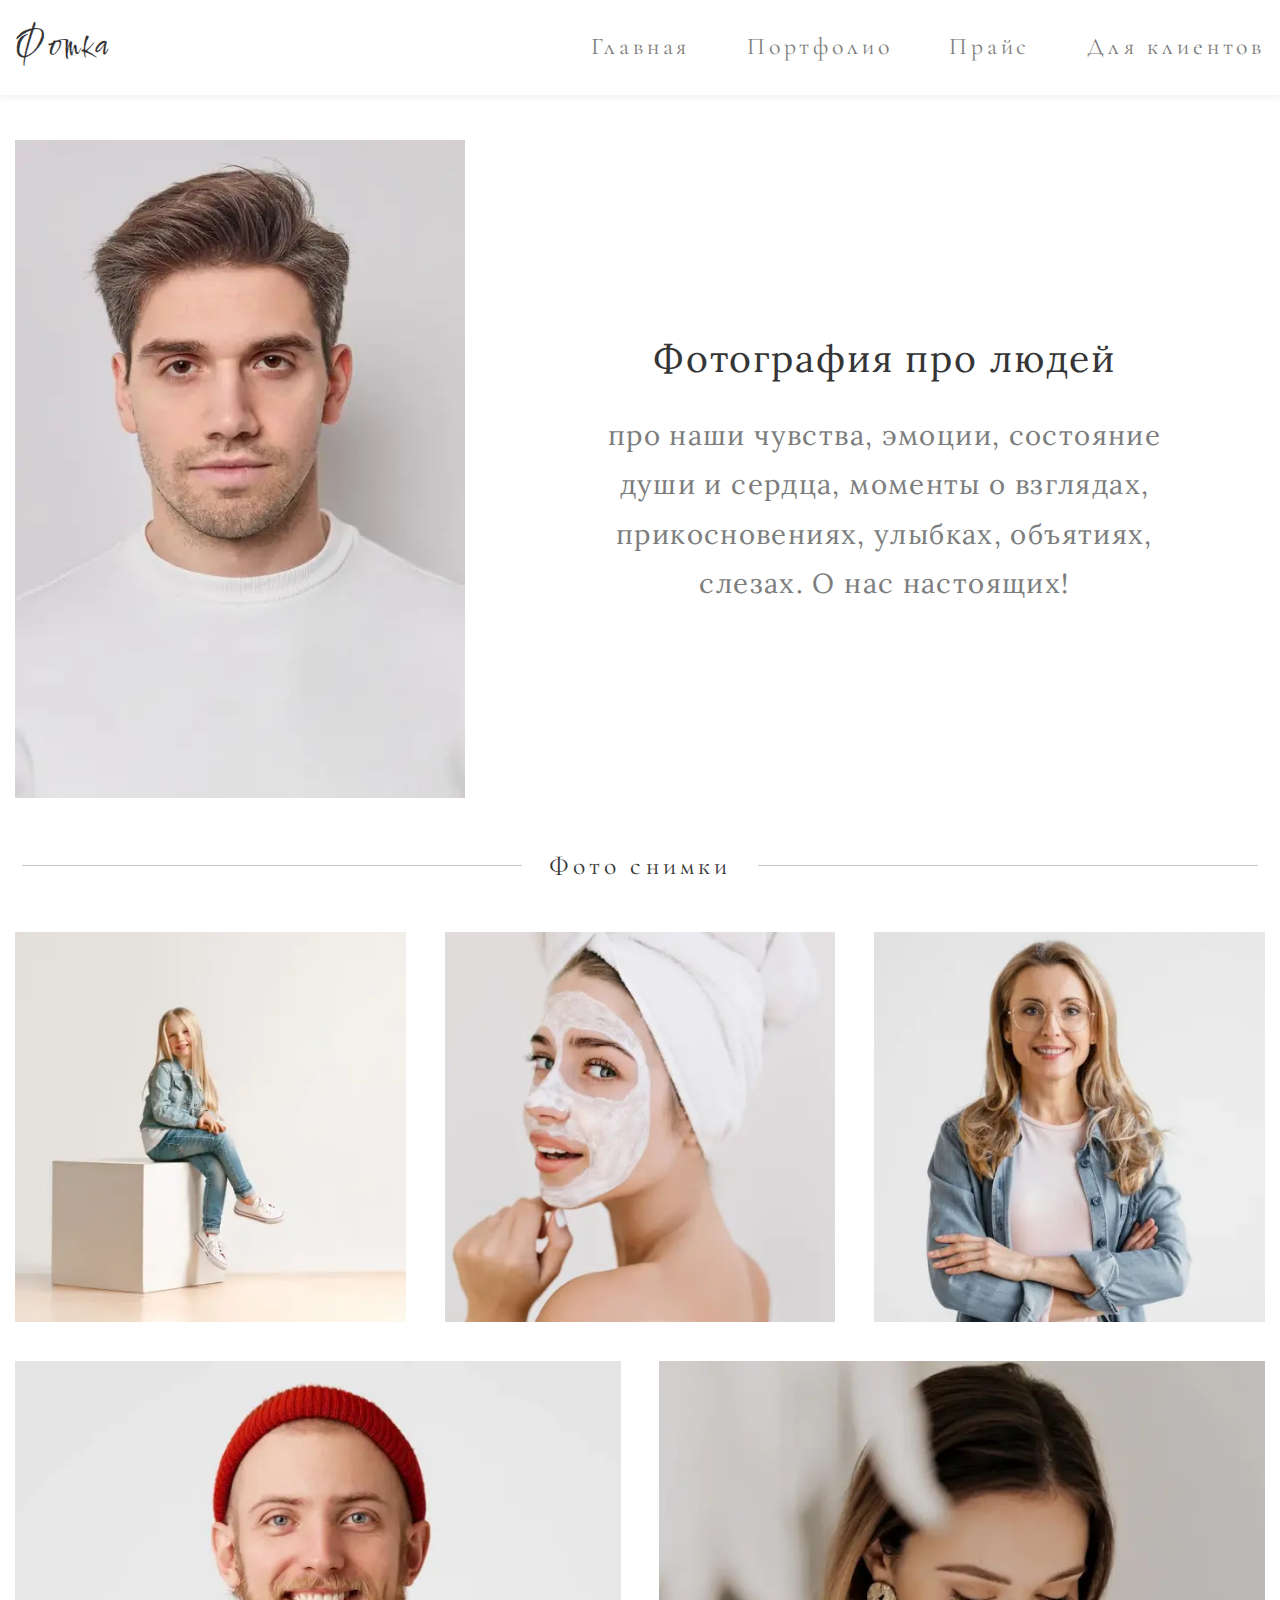
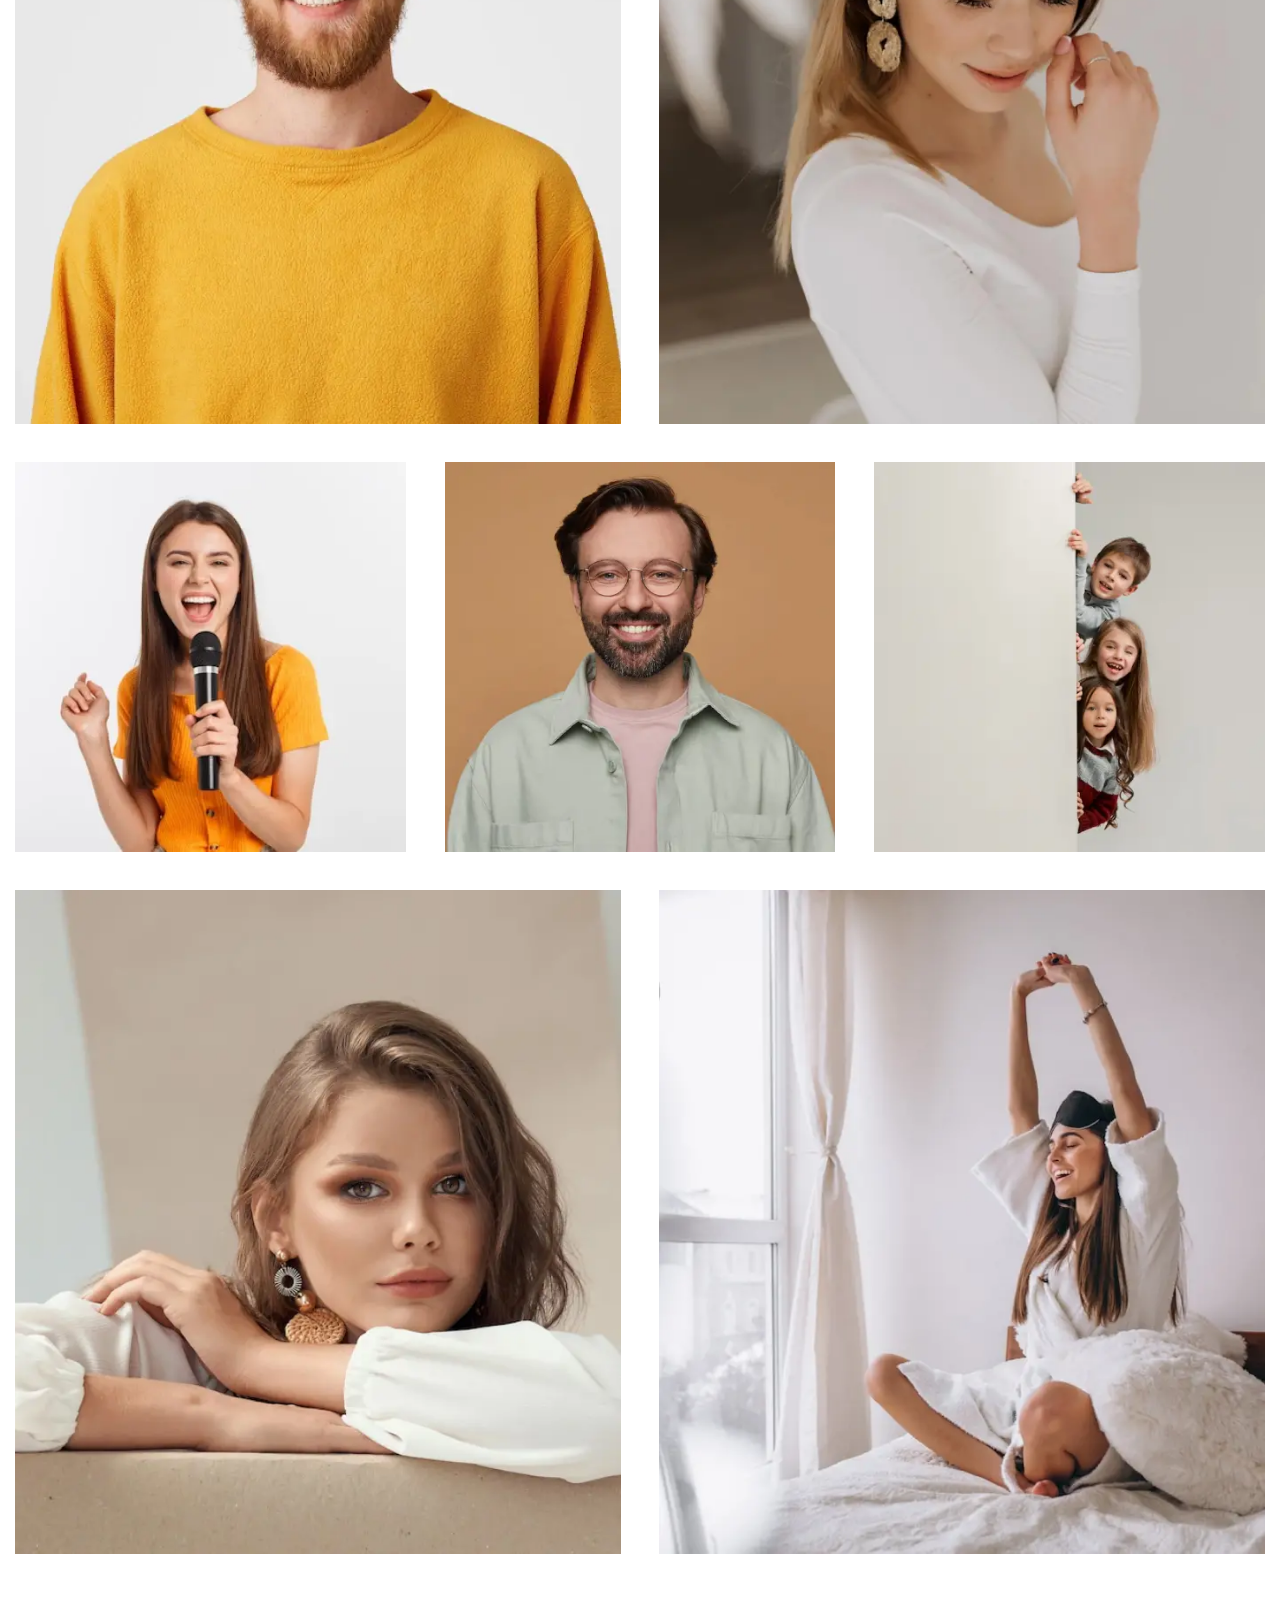
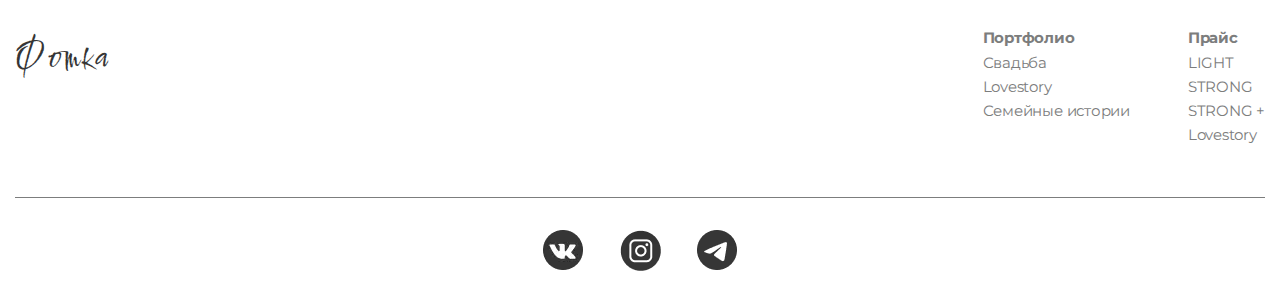
<file: index.html>
<!DOCTYPE html>
<html lang="ru">

<head>
	<title>Главная</title>
	<meta charset="UTF-8">
	<meta name="format-detection" content="telephone=no">
	<!-- <style>body{opacity: 0;}</style> -->
	<link rel="stylesheet" href="css/style.min.css?_v=20221015225558">
	<link rel="shortcut icon" href="favicon.ico">
	<!-- <meta name="robots" content="noindex, nofollow"> -->
	<meta name="viewport" content="width=device-width, initial-scale=1.0">
</head>

<body>
	<div class="wrapper">
		<header data-lp class="header">
			<div class="header__container">
				<div class="header__menu menu">
					<a href="index.html" class="header__logo">Фотка</a>
					<nav class="menu__body">
						<ul class="menu__list">
							<li class="menu__item"><a href="index.html" class="menu__link">Главная</a></li>

							<li class="menu__item">
								<a href="#" class="menu__link">Портфолио</a>
								<span class="menu__arrow"></span>
								<ul class="menu__sub-list">
									<li><a href="weeding.html" class="menu__sub-link">Свадьбы</a></li>
									<li><a href="lovestory.html" class="menu__sub-link">Lovestory</a></li>
									<li><a href="family.html" class="menu__sub-link">Семейные истории</a></li>
								</ul>
							</li>
							<li class="menu__item"><a href="price-list.html" class="menu__link">Прайс</a></li>
							<li class="menu__item"><a href="for-client.html" class="menu__link">Для клиентов</a></li>
						</ul>
					</nav>
					<button type="button" class="menu__icon icon-menu"><span></span></button>
				</div>
			</div>
		</header>
		<div class="about-desc">
			<div class="about-desc__container">
				<div class="about-desc__img">
					<picture><source srcset="img/index/about-desc.webp" type="image/webp"><img src="img/index/about-desc.jpg" alt=""></picture>
				</div>
				<div class="about-desc__body">
					<div class="about-desc__title">Фотография про людей</div>
					<div class="about-desc__text">про наши чувства, эмоции,
						состояние души и сердца,
						моменты о взглядах, прикосновениях,
						улыбках, объятиях, слезах.
						О нас настоящих!</div>
				</div>
			</div>
		</div>
		<div class="photo-shooting">
			<div class="photo-shooting__container">
				<div class="photo-shooting__title">
					<span>Фото снимки</span>
				</div>
				<div class="photo-shooting__row">
					<div class="photo-shooting__column">
						<div class="photo-shooting__img">
							<picture><source srcset="img/index/photo-shooting-1.webp" type="image/webp"><img src="img/index/photo-shooting-1.jpg" alt=""></picture>


						</div>
						<div class="photo-shooting__img">

							<picture><source srcset="img/index/photo-shooting-2.webp" type="image/webp"><img src="img/index/photo-shooting-2.jpg" alt=""></picture>

						</div>
						<div class="photo-shooting__img">

							<picture><source srcset="img/index/photo-shooting-3.webp" type="image/webp"><img src="img/index/photo-shooting-3.jpg" alt=""></picture>
						</div>
					</div>
					<div class="photo-shooting__column">
						<div class="photo-shooting__img">
							<picture><source srcset="img/index/photo-shooting-4.webp" type="image/webp"><img src="img/index/photo-shooting-4.jpg" alt=""></picture>

						</div>
						<div class="photo-shooting__img">
							<picture><source srcset="img/index/photo-shooting-5.webp" type="image/webp"><img src="img/index/photo-shooting-5.jpg" alt=""></picture>

						</div>
					</div>
					<div class="photo-shooting__column">
						<div class="photo-shooting__img">
							<picture><source srcset="img/index/photo-shooting-6.webp" type="image/webp"><img src="img/index/photo-shooting-6.jpg" alt=""></picture>

						</div>
						<div class="photo-shooting__img">

							<picture><source srcset="img/index/photo-shooting-7.webp" type="image/webp"><img src="img/index/photo-shooting-7.jpg" alt=""></picture>

						</div>
						<div class="photo-shooting__img">

							<picture><source srcset="img/index/photo-shooting-8.webp" type="image/webp"><img src="img/index/photo-shooting-8.jpg" alt=""></picture>
						</div>
					</div>
					<div class="photo-shooting__column">
						<div class="photo-shooting__img">
							<picture><source srcset="img/index/photo-shooting-9.webp" type="image/webp"><img src="img/index/photo-shooting-9.jpg" alt=""></picture>

						</div>
						<div class="photo-shooting__img">

							<picture><source srcset="img/index/photo-shooting-10.webp" type="image/webp"><img src="img/index/photo-shooting-10.jpg" alt=""></picture>
						</div>
					</div>
				</div>
			</div>
		</div>
		<main class="page">
		</main>
		<footer class="footer">
			<div class="footer__container">
				<div class="footer__body">
					<a href="index.html" class="header__logo">Фотка</a>
					<div class="footer__row">
						<div class="footer__menu menu">
							<div class="menu__title">Портфолио</div>
							<ul class="footer__list">
								<li><a href="weeding.html" class="menu__link">Свадьба</a></li>
								<li><a href="lovestory.html" class="menu__link">Lovestory</a></li>
								<li><a href="family.html" class="menu__link">Семейные истории</a></li>
							</ul>
						</div>
						<div class="footer__menu menu">
							<div class="menu__title">Прайс</div>
							<ul class="footer__list">
								<li><a href="price-list.html" class="menu__link">LIGHT</a></li>
								<li><a href="price-list.html" class="menu__link">STRONG</a></li>
								<li><a href="price-list.html" class="menu__link">STRONG +</a></li>
								<li><a href="price-list.htmls" class="menu__link">Lovestory</a></li>
							</ul>
						</div>
					</div>
				</div>
				<div class="footer__social social">
					<a href="#">
						<div class="social__vk"><picture><source srcset="img/iconsfont/vk.webp" type="image/webp"><img src="img/iconsfont/vk.png" alt=""></picture></div>
					</a>
					<a href="#">
						<div class="social__inst"><picture><source srcset="img/iconsfont/inst.webp" type="image/webp"><img src="img/iconsfont/inst.png" alt=""></picture></div>
					</a>
					<a href="#">
						<div class="social__tg"><picture><source srcset="img/iconsfont/tg.webp" type="image/webp"><img src="img/iconsfont/tg.png" alt=""></picture></div>
					</a>
				</div>
			</div>
		</footer>
	</div>
	<div id="popup" aria-hidden="true" class="popup">
		<div class="popup__wrapper">
			<div class="popup__content">
				<button data-close type="button" class="popup__close"><picture><source srcset="img/iconsfont/close.webp" type="image/webp"><img src="img/iconsfont/close.png" alt=""></picture></button>
				<div class="for-client__forms forms">
					<div class="forms__title">
						Всегда на связи
						с вами
					</div>
					<div class="forms__text">
						Если вы хотите узнать условия съемки, доступность вашей даты или у вас есть любой другой вопрос —
						напишите мне, и я
						отвечу вам в течение 24 часов.
					</div>
					<div class="forms__form">
						<div class="form">
							<form id="form" class="form__body">
								<div class="form__item">
									<label for="formName" class="form__label"></label>
									<input id="formName" type="text" placeholder="Name" name="name" class="form__input _req">
								</div>
								<div class="form__item">
									<label for="formEmail" class="form__label"></label>
									<input id="formEmail" type="text" placeholder="Email" name="email" class="form__input _req _email">
								</div>
								<div class="form__item">
									<label for="formNumber" class="form__label"></label>
									<input id="formNumber" type="text" placeholder="+ 7 (999) 999-99-99" name="number" class="form__input _req">
								</div>
								<div class="form__item">
									<label for="formMessage" class="form__label"></label>
									<textarea name="message" placeholder="Message" id="formMessage" class="form__input"></textarea>
								</div>

								<button type="submit" class="form__button">Send</button>
							</form>
						</div>
					</div>
				</div>
			</div>
		</div>
	</div>
	<script src="js/app.min.js?_v=20221015225558"></script>
</body>

</html>
</file>
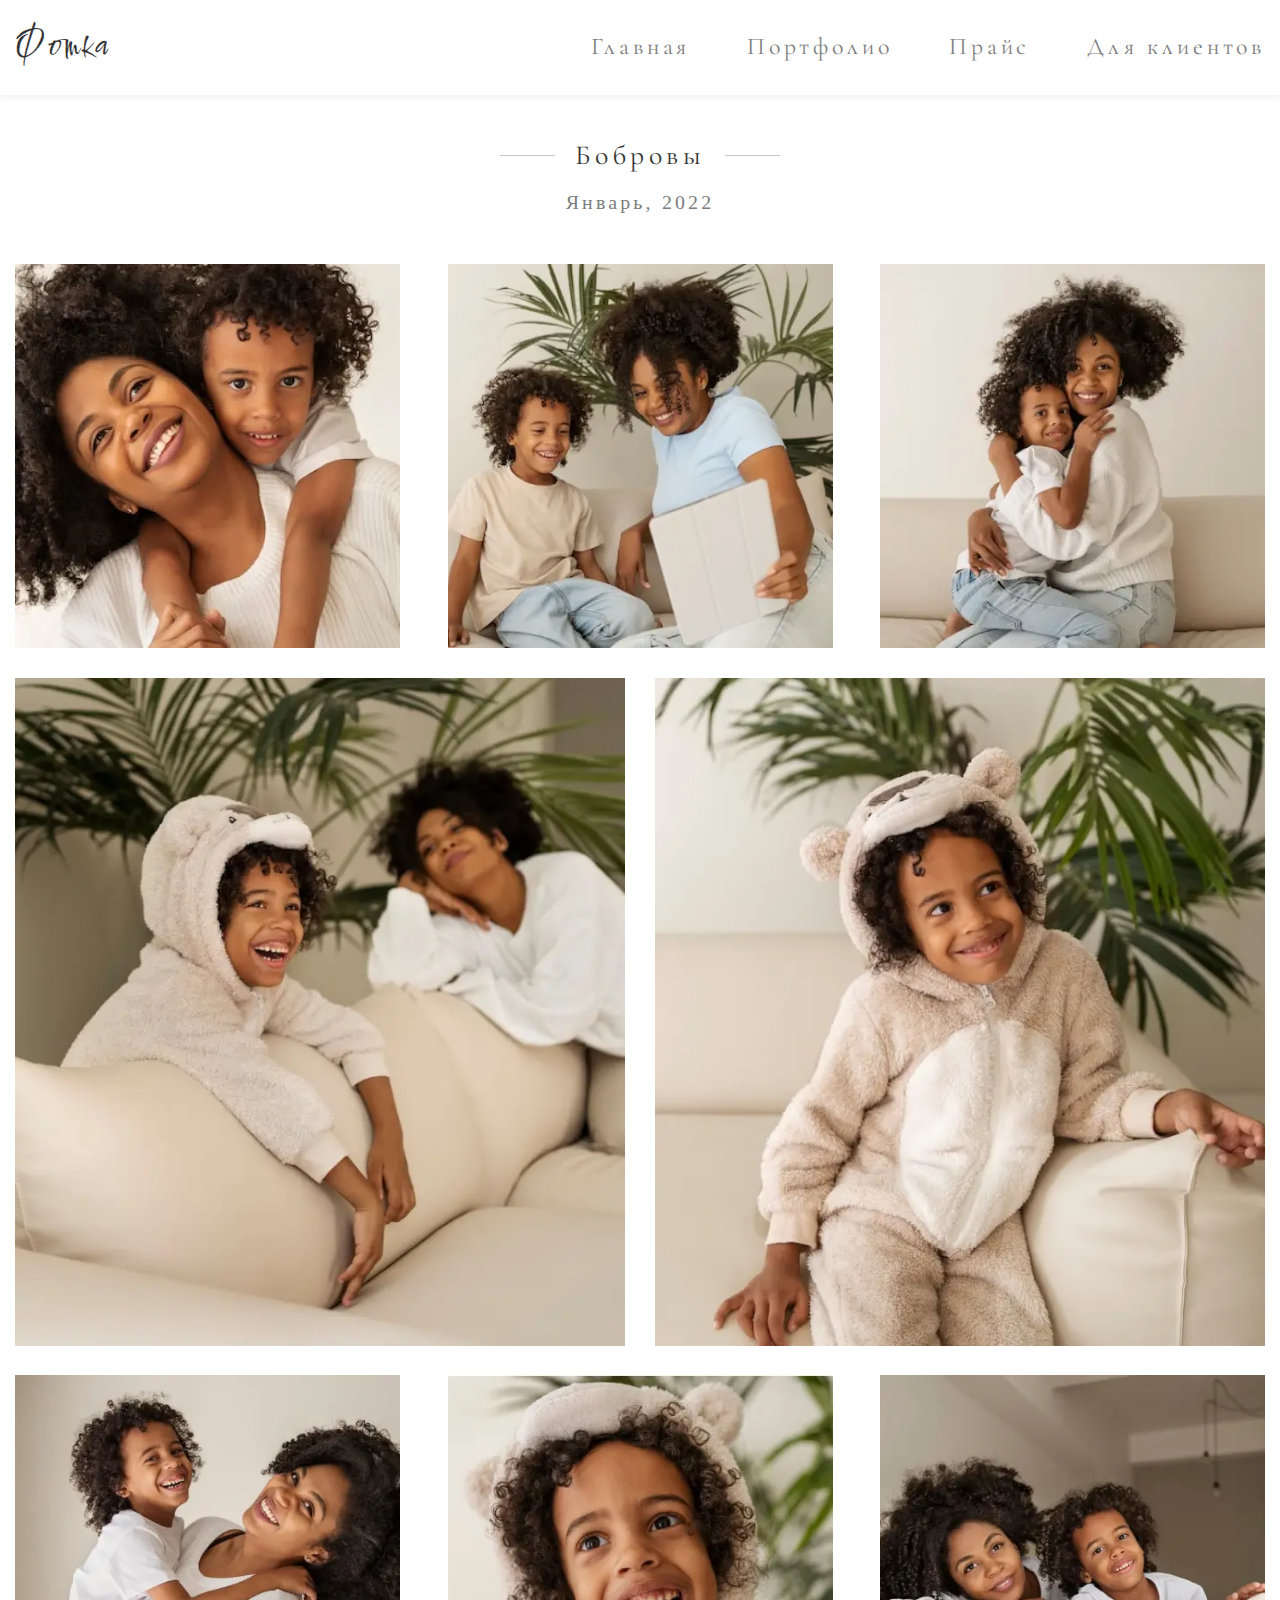
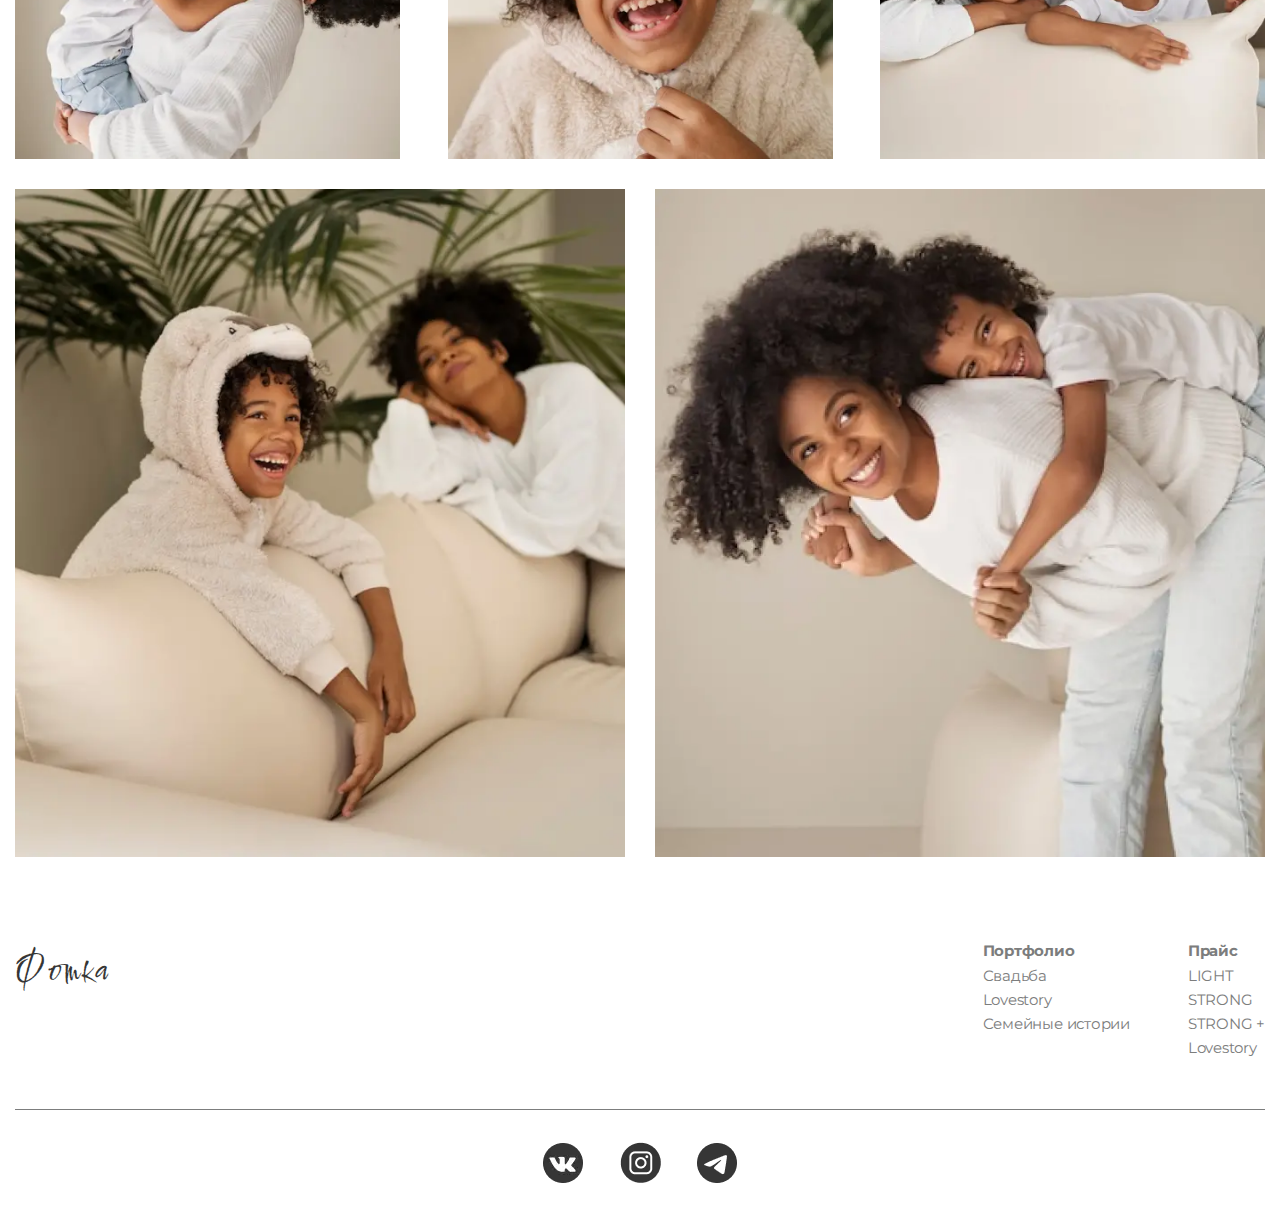
<file: case-family.html>
<!DOCTYPE html>
<html lang="ru">

<head>
	<title>Для клиента</title>
	<meta charset="UTF-8">
	<meta name="format-detection" content="telephone=no">
	<!-- <style>body{opacity: 0;}</style> -->
	<link rel="stylesheet" href="css/style.min.css?_v=20221015225558">
	<link rel="shortcut icon" href="favicon.ico">
	<!-- <meta name="robots" content="noindex, nofollow"> -->
	<meta name="viewport" content="width=device-width, initial-scale=1.0">
</head>

<body>
	<div class="wrapper">
		<header data-lp class="header">
			<div class="header__container">
				<div class="header__menu menu">
					<a href="index.html" class="header__logo">Фотка</a>
					<nav class="menu__body">
						<ul class="menu__list">
							<li class="menu__item"><a href="index.html" class="menu__link">Главная</a></li>

							<li class="menu__item">
								<a href="#" class="menu__link">Портфолио</a>
								<span class="menu__arrow"></span>
								<ul class="menu__sub-list">
									<li><a href="weeding.html" class="menu__sub-link">Свадьбы</a></li>
									<li><a href="lovestory.html" class="menu__sub-link">Lovestory</a></li>
									<li><a href="family.html" class="menu__sub-link">Семейные истории</a></li>
								</ul>
							</li>
							<li class="menu__item"><a href="price-list.html" class="menu__link">Прайс</a></li>
							<li class="menu__item"><a href="for-client.html" class="menu__link">Для клиентов</a></li>
						</ul>
					</nav>
					<button type="button" class="menu__icon icon-menu"><span></span></button>
				</div>
			</div>
		</header>
		<div class="case-family">
			<div class="case-family__container">
				<div class="case-family__title title"><span>Бобровы</span></div>
				<div class="case-family__subtitle subtitle">Январь, 2022</div>
				<div class="case-family__row">
					<div class="case-family__column">
						<div class="case-family__item">
							<div class="case-family__img"><picture><source srcset="img/portfolio/family/case/case-family-1.webp" type="image/webp"><img src="img/portfolio/family/case/case-family-1.jpg" alt=""></picture></div>
						</div>
						<div class="case-family__item">
							<div class="case-family__img"><picture><source srcset="img/portfolio/family/case/case-family-2.webp" type="image/webp"><img src="img/portfolio/family/case/case-family-2.jpg" alt=""></picture></div>
						</div>
						<div class="case-family__item">
							<div class="case-family__img"><picture><source srcset="img/portfolio/family/case/case-family-3.webp" type="image/webp"><img src="img/portfolio/family/case/case-family-3.jpg" alt=""></picture></div>
						</div>
					</div>
					<div class="case-family__column">
						<div class="case-family__item">
							<div class="case-family__img"><picture><source srcset="img/portfolio/family/case/case-family-9.webp" type="image/webp"><img src="img/portfolio/family/case/case-family-9.jpg" alt=""></picture></div>
						</div>
						<div class="case-family__item">
							<div class="case-family__img"><picture><source srcset="img/portfolio/family/case/case-family-5.webp" type="image/webp"><img src="img/portfolio/family/case/case-family-5.jpg" alt=""></picture></div>
						</div>
					</div>
					<div class="case-family__column">
						<div class="case-family__item">
							<div class="case-family__img"><picture><source srcset="img/portfolio/family/case/case-family-6.webp" type="image/webp"><img src="img/portfolio/family/case/case-family-6.jpg" alt=""></picture></div>
						</div>
						<div class="case-family__item">
							<div class="case-family__img"><picture><source srcset="img/portfolio/family/case/case-family-7.webp" type="image/webp"><img src="img/portfolio/family/case/case-family-7.jpg" alt=""></picture></div>
						</div>
						<div class="case-family__item">
							<div class="case-family__img"><picture><source srcset="img/portfolio/family/case/case-family-8.webp" type="image/webp"><img src="img/portfolio/family/case/case-family-8.jpg" alt=""></picture></div>
						</div>
					</div>
					<div class="case-family__column">
						<div class="case-family__item">
							<div class="case-family__img"><picture><source srcset="img/portfolio/family/case/case-family-9.webp" type="image/webp"><img src="img/portfolio/family/case/case-family-9.jpg" alt=""></picture></div>
						</div>
						<div class="case-family__item">
							<div class="case-family__img"><picture><source srcset="img/portfolio/family/case/case-family-10.webp" type="image/webp"><img src="img/portfolio/family/case/case-family-10.jpg" alt=""></picture></div>
						</div>
					</div>
				</div>
			</div>
		</div>

		<main class="page">
		</main>
		<footer class="footer">
			<div class="footer__container">
				<div class="footer__body">
					<a href="index.html" class="header__logo">Фотка</a>
					<div class="footer__row">
						<div class="footer__menu menu">
							<div class="menu__title">Портфолио</div>
							<ul class="footer__list">
								<li><a href="weeding.html" class="menu__link">Свадьба</a></li>
								<li><a href="lovestory.html" class="menu__link">Lovestory</a></li>
								<li><a href="family.html" class="menu__link">Семейные истории</a></li>
							</ul>
						</div>
						<div class="footer__menu menu">
							<div class="menu__title">Прайс</div>
							<ul class="footer__list">
								<li><a href="price-list.html" class="menu__link">LIGHT</a></li>
								<li><a href="price-list.html" class="menu__link">STRONG</a></li>
								<li><a href="price-list.html" class="menu__link">STRONG +</a></li>
								<li><a href="price-list.htmls" class="menu__link">Lovestory</a></li>
							</ul>
						</div>
					</div>
				</div>
				<div class="footer__social social">
					<a href="#">
						<div class="social__vk"><picture><source srcset="img/iconsfont/vk.webp" type="image/webp"><img src="img/iconsfont/vk.png" alt=""></picture></div>
					</a>
					<a href="#">
						<div class="social__inst"><picture><source srcset="img/iconsfont/inst.webp" type="image/webp"><img src="img/iconsfont/inst.png" alt=""></picture></div>
					</a>
					<a href="#">
						<div class="social__tg"><picture><source srcset="img/iconsfont/tg.webp" type="image/webp"><img src="img/iconsfont/tg.png" alt=""></picture></div>
					</a>
				</div>
			</div>
		</footer>
	</div>
	<div id="popup" aria-hidden="true" class="popup">
		<div class="popup__wrapper">
			<div class="popup__content">
				<button data-close type="button" class="popup__close"><picture><source srcset="img/iconsfont/close.webp" type="image/webp"><img src="img/iconsfont/close.png" alt=""></picture></button>
				<div class="for-client__forms forms">
					<div class="forms__title">
						Всегда на связи
						с вами
					</div>
					<div class="forms__text">
						Если вы хотите узнать условия съемки, доступность вашей даты или у вас есть любой другой вопрос —
						напишите мне, и я
						отвечу вам в течение 24 часов.
					</div>
					<div class="forms__form">
						<div class="form">
							<form id="form" class="form__body">
								<div class="form__item">
									<label for="formName" class="form__label"></label>
									<input id="formName" type="text" placeholder="Name" name="name" class="form__input _req">
								</div>
								<div class="form__item">
									<label for="formEmail" class="form__label"></label>
									<input id="formEmail" type="text" placeholder="Email" name="email" class="form__input _req _email">
								</div>
								<div class="form__item">
									<label for="formNumber" class="form__label"></label>
									<input id="formNumber" type="text" placeholder="+ 7 (999) 999-99-99" name="number" class="form__input _req">
								</div>
								<div class="form__item">
									<label for="formMessage" class="form__label"></label>
									<textarea name="message" placeholder="Message" id="formMessage" class="form__input"></textarea>
								</div>

								<button type="submit" class="form__button">Send</button>
							</form>
						</div>
					</div>
				</div>
			</div>
		</div>
	</div>
	<script src="js/app.min.js?_v=20221015225558"></script>
</body>

</html>
</file>
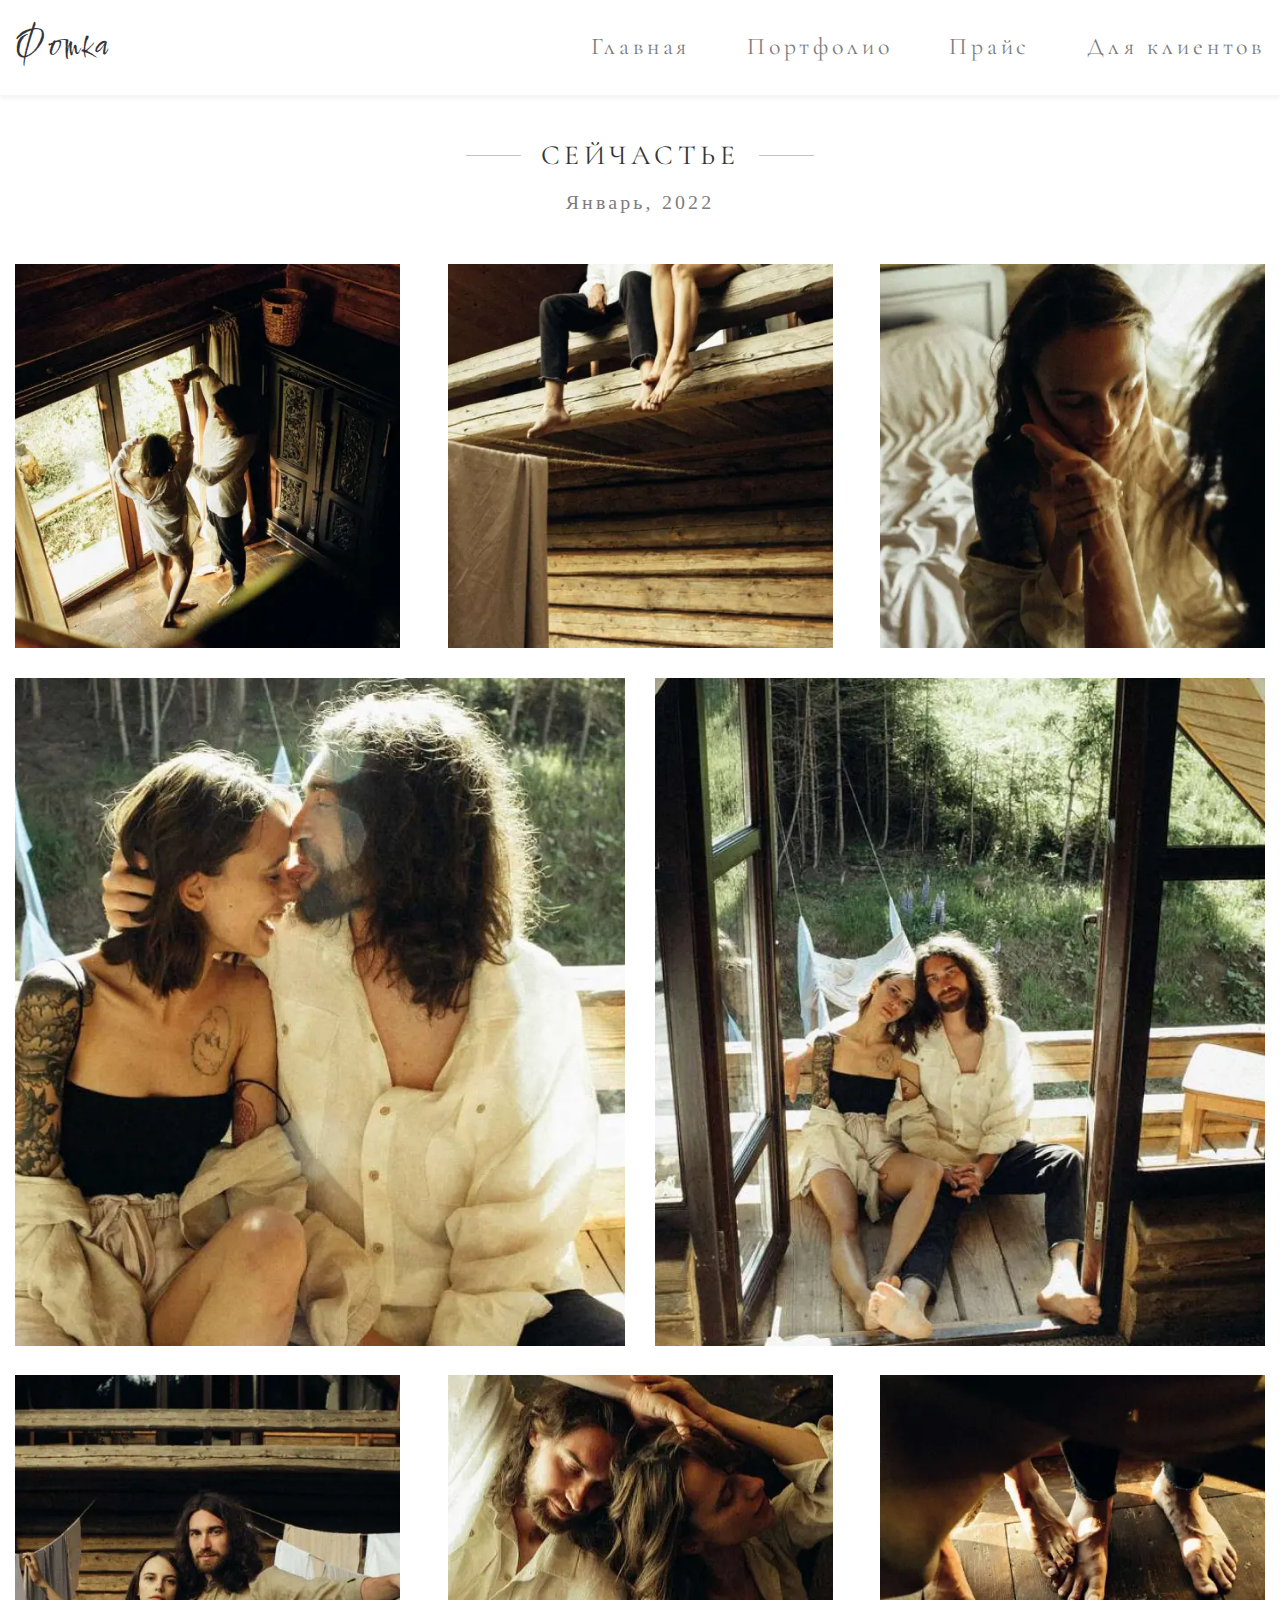
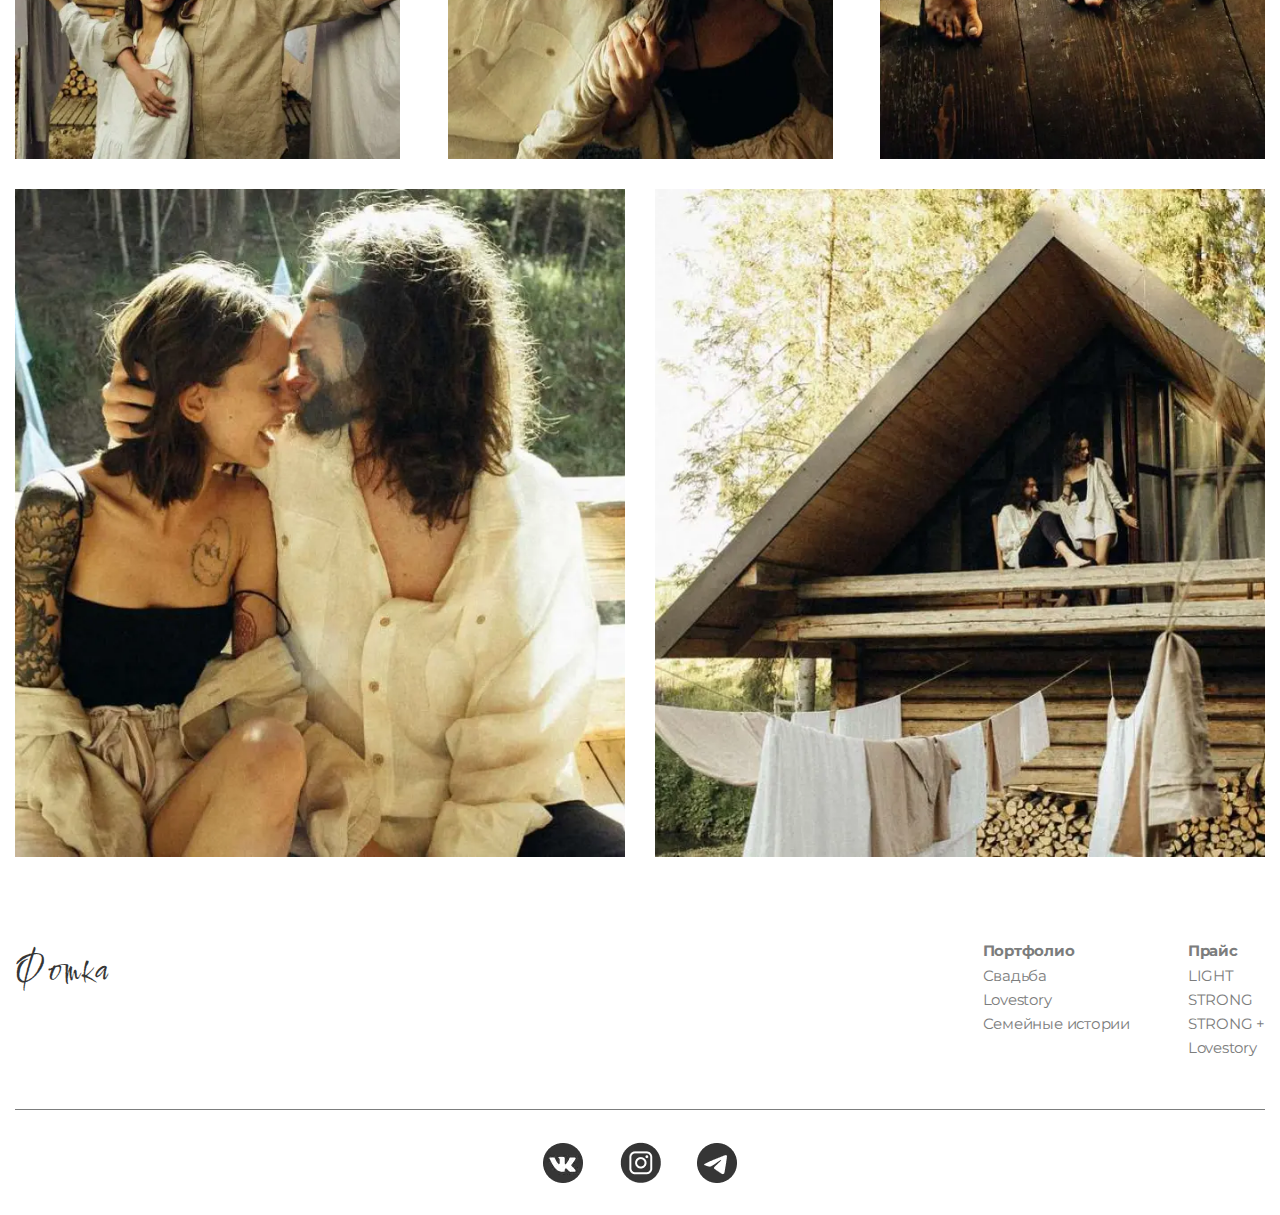
<file: case-lovestory.html>
<!DOCTYPE html>
<html lang="ru">

<head>
	<title>Для клиента</title>
	<meta charset="UTF-8">
	<meta name="format-detection" content="telephone=no">
	<!-- <style>body{opacity: 0;}</style> -->
	<link rel="stylesheet" href="css/style.min.css?_v=20221015225558">
	<link rel="shortcut icon" href="favicon.ico">
	<!-- <meta name="robots" content="noindex, nofollow"> -->
	<meta name="viewport" content="width=device-width, initial-scale=1.0">
</head>

<body>
	<div class="wrapper">
		<header data-lp class="header">
			<div class="header__container">
				<div class="header__menu menu">
					<a href="index.html" class="header__logo">Фотка</a>
					<nav class="menu__body">
						<ul class="menu__list">
							<li class="menu__item"><a href="index.html" class="menu__link">Главная</a></li>

							<li class="menu__item">
								<a href="#" class="menu__link">Портфолио</a>
								<span class="menu__arrow"></span>
								<ul class="menu__sub-list">
									<li><a href="weeding.html" class="menu__sub-link">Свадьбы</a></li>
									<li><a href="lovestory.html" class="menu__sub-link">Lovestory</a></li>
									<li><a href="family.html" class="menu__sub-link">Семейные истории</a></li>
								</ul>
							</li>
							<li class="menu__item"><a href="price-list.html" class="menu__link">Прайс</a></li>
							<li class="menu__item"><a href="for-client.html" class="menu__link">Для клиентов</a></li>
						</ul>
					</nav>
					<button type="button" class="menu__icon icon-menu"><span></span></button>
				</div>
			</div>
		</header>
		<div class="case-lovestory">
			<div class="case-lovestory__container">
				<div class="case-lovestory__title title"><span>СЕЙЧАСТЬЕ</span></div>
				<div class="case-lovestory__subtitle subtitle">Январь, 2022</div>
				<div class="case-lovestory__row">
					<div class="case-lovestory__column">
						<div class="case-lovestory__item">
							<div class="case-lovestory__img"><picture><source srcset="img/portfolio/lovestory/case/case-lovestory-1.webp" type="image/webp"><img src="img/portfolio/lovestory/case/case-lovestory-1.jpg" alt=""></picture>
							</div>
						</div>
						<div class="case-lovestory__item">
							<div class="case-lovestory__img"><picture><source srcset="img/portfolio/lovestory/case/case-lovestory-2.webp" type="image/webp"><img src="img/portfolio/lovestory/case/case-lovestory-2.jpg" alt=""></picture>
							</div>
						</div>
						<div class="case-lovestory__item">
							<div class="case-lovestory__img"><picture><source srcset="img/portfolio/lovestory/case/case-lovestory-3.webp" type="image/webp"><img src="img/portfolio/lovestory/case/case-lovestory-3.jpg" alt=""></picture>
							</div>
						</div>
					</div>
					<div class="case-lovestory__column">
						<div class="case-lovestory__item">
							<div class="case-lovestory__img"><picture><source srcset="img/portfolio/lovestory/case/case-lovestory-9.webp" type="image/webp"><img src="img/portfolio/lovestory/case/case-lovestory-9.jpg" alt=""></picture>
							</div>
						</div>
						<div class="case-lovestory__item">
							<div class="case-lovestory__img"><picture><source srcset="img/portfolio/lovestory/case/case-lovestory-5.webp" type="image/webp"><img src="img/portfolio/lovestory/case/case-lovestory-5.jpg" alt=""></picture>
							</div>
						</div>
					</div>
					<div class="case-lovestory__column">
						<div class="case-lovestory__item">
							<div class="case-lovestory__img"><picture><source srcset="img/portfolio/lovestory/case/case-lovestory-6.webp" type="image/webp"><img src="img/portfolio/lovestory/case/case-lovestory-6.jpg" alt=""></picture>
							</div>
						</div>
						<div class="case-lovestory__item">
							<div class="case-lovestory__img"><picture><source srcset="img/portfolio/lovestory/case/case-lovestory-7.webp" type="image/webp"><img src="img/portfolio/lovestory/case/case-lovestory-7.jpg" alt=""></picture>
							</div>
						</div>
						<div class="case-lovestory__item">
							<div class="case-lovestory__img"><picture><source srcset="img/portfolio/lovestory/case/case-lovestory-8.webp" type="image/webp"><img src="img/portfolio/lovestory/case/case-lovestory-8.jpg" alt=""></picture>
							</div>
						</div>
					</div>
					<div class="case-lovestory__column">
						<div class="case-lovestory__item">
							<div class="case-lovestory__img"><picture><source srcset="img/portfolio/lovestory/case/case-lovestory-9.webp" type="image/webp"><img src="img/portfolio/lovestory/case/case-lovestory-9.jpg" alt=""></picture>
							</div>
						</div>
						<div class="case-lovestory__item">
							<div class="case-lovestory__img"><picture><source srcset="img/portfolio/lovestory/case/case-lovestory-10.webp" type="image/webp"><img src="img/portfolio/lovestory/case/case-lovestory-10.jpg" alt=""></picture>
							</div>
						</div>
					</div>
				</div>
			</div>
		</div>

		<main class="page">
		</main>
		<footer class="footer">
			<div class="footer__container">
				<div class="footer__body">
					<a href="index.html" class="header__logo">Фотка</a>
					<div class="footer__row">
						<div class="footer__menu menu">
							<div class="menu__title">Портфолио</div>
							<ul class="footer__list">
								<li><a href="weeding.html" class="menu__link">Свадьба</a></li>
								<li><a href="lovestory.html" class="menu__link">Lovestory</a></li>
								<li><a href="family.html" class="menu__link">Семейные истории</a></li>
							</ul>
						</div>
						<div class="footer__menu menu">
							<div class="menu__title">Прайс</div>
							<ul class="footer__list">
								<li><a href="price-list.html" class="menu__link">LIGHT</a></li>
								<li><a href="price-list.html" class="menu__link">STRONG</a></li>
								<li><a href="price-list.html" class="menu__link">STRONG +</a></li>
								<li><a href="price-list.htmls" class="menu__link">Lovestory</a></li>
							</ul>
						</div>
					</div>
				</div>
				<div class="footer__social social">
					<a href="#">
						<div class="social__vk"><picture><source srcset="img/iconsfont/vk.webp" type="image/webp"><img src="img/iconsfont/vk.png" alt=""></picture></div>
					</a>
					<a href="#">
						<div class="social__inst"><picture><source srcset="img/iconsfont/inst.webp" type="image/webp"><img src="img/iconsfont/inst.png" alt=""></picture></div>
					</a>
					<a href="#">
						<div class="social__tg"><picture><source srcset="img/iconsfont/tg.webp" type="image/webp"><img src="img/iconsfont/tg.png" alt=""></picture></div>
					</a>
				</div>
			</div>
		</footer>
	</div>
	<div id="popup" aria-hidden="true" class="popup">
		<div class="popup__wrapper">
			<div class="popup__content">
				<button data-close type="button" class="popup__close"><picture><source srcset="img/iconsfont/close.webp" type="image/webp"><img src="img/iconsfont/close.png" alt=""></picture></button>
				<div class="for-client__forms forms">
					<div class="forms__title">
						Всегда на связи
						с вами
					</div>
					<div class="forms__text">
						Если вы хотите узнать условия съемки, доступность вашей даты или у вас есть любой другой вопрос —
						напишите мне, и я
						отвечу вам в течение 24 часов.
					</div>
					<div class="forms__form">
						<div class="form">
							<form id="form" class="form__body">
								<div class="form__item">
									<label for="formName" class="form__label"></label>
									<input id="formName" type="text" placeholder="Name" name="name" class="form__input _req">
								</div>
								<div class="form__item">
									<label for="formEmail" class="form__label"></label>
									<input id="formEmail" type="text" placeholder="Email" name="email" class="form__input _req _email">
								</div>
								<div class="form__item">
									<label for="formNumber" class="form__label"></label>
									<input id="formNumber" type="text" placeholder="+ 7 (999) 999-99-99" name="number" class="form__input _req">
								</div>
								<div class="form__item">
									<label for="formMessage" class="form__label"></label>
									<textarea name="message" placeholder="Message" id="formMessage" class="form__input"></textarea>
								</div>

								<button type="submit" class="form__button">Send</button>
							</form>
						</div>
					</div>
				</div>
			</div>
		</div>
	</div>
	<script src="js/app.min.js?_v=20221015225558"></script>
</body>

</html>
</file>
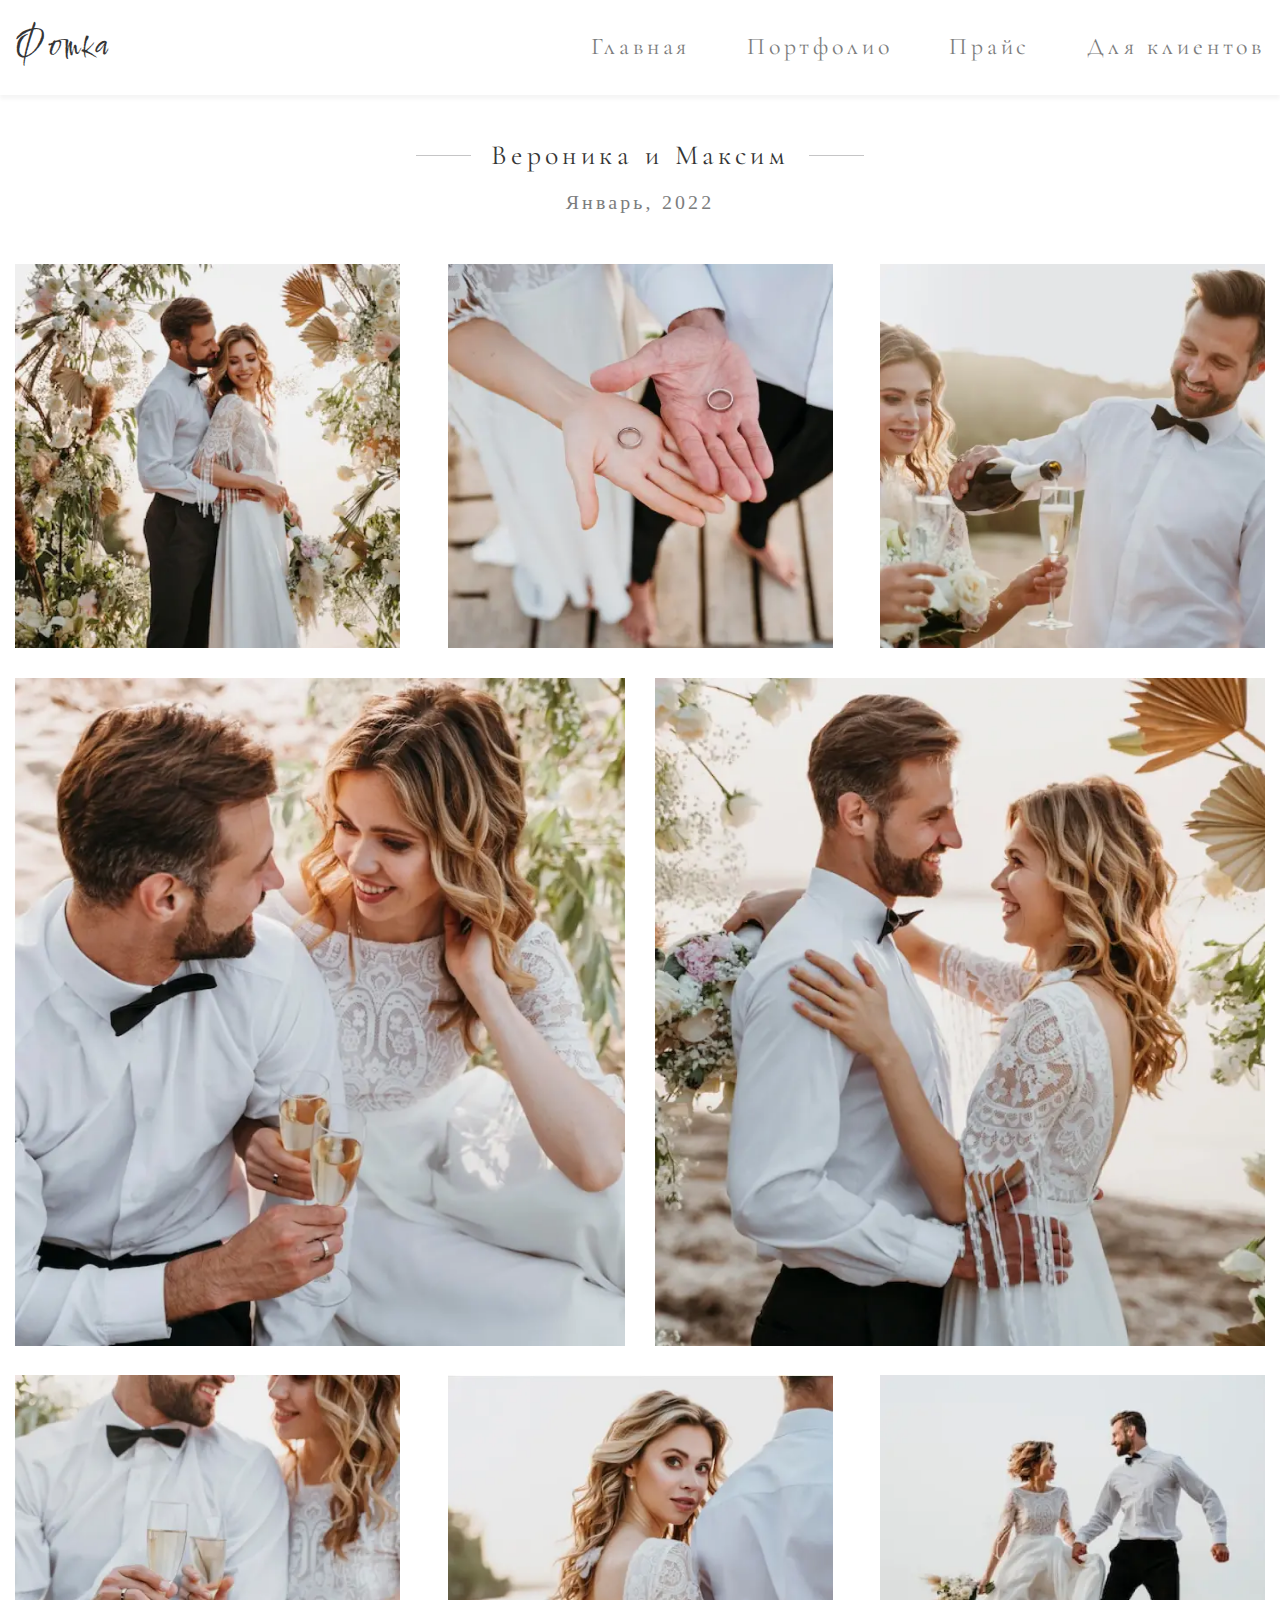
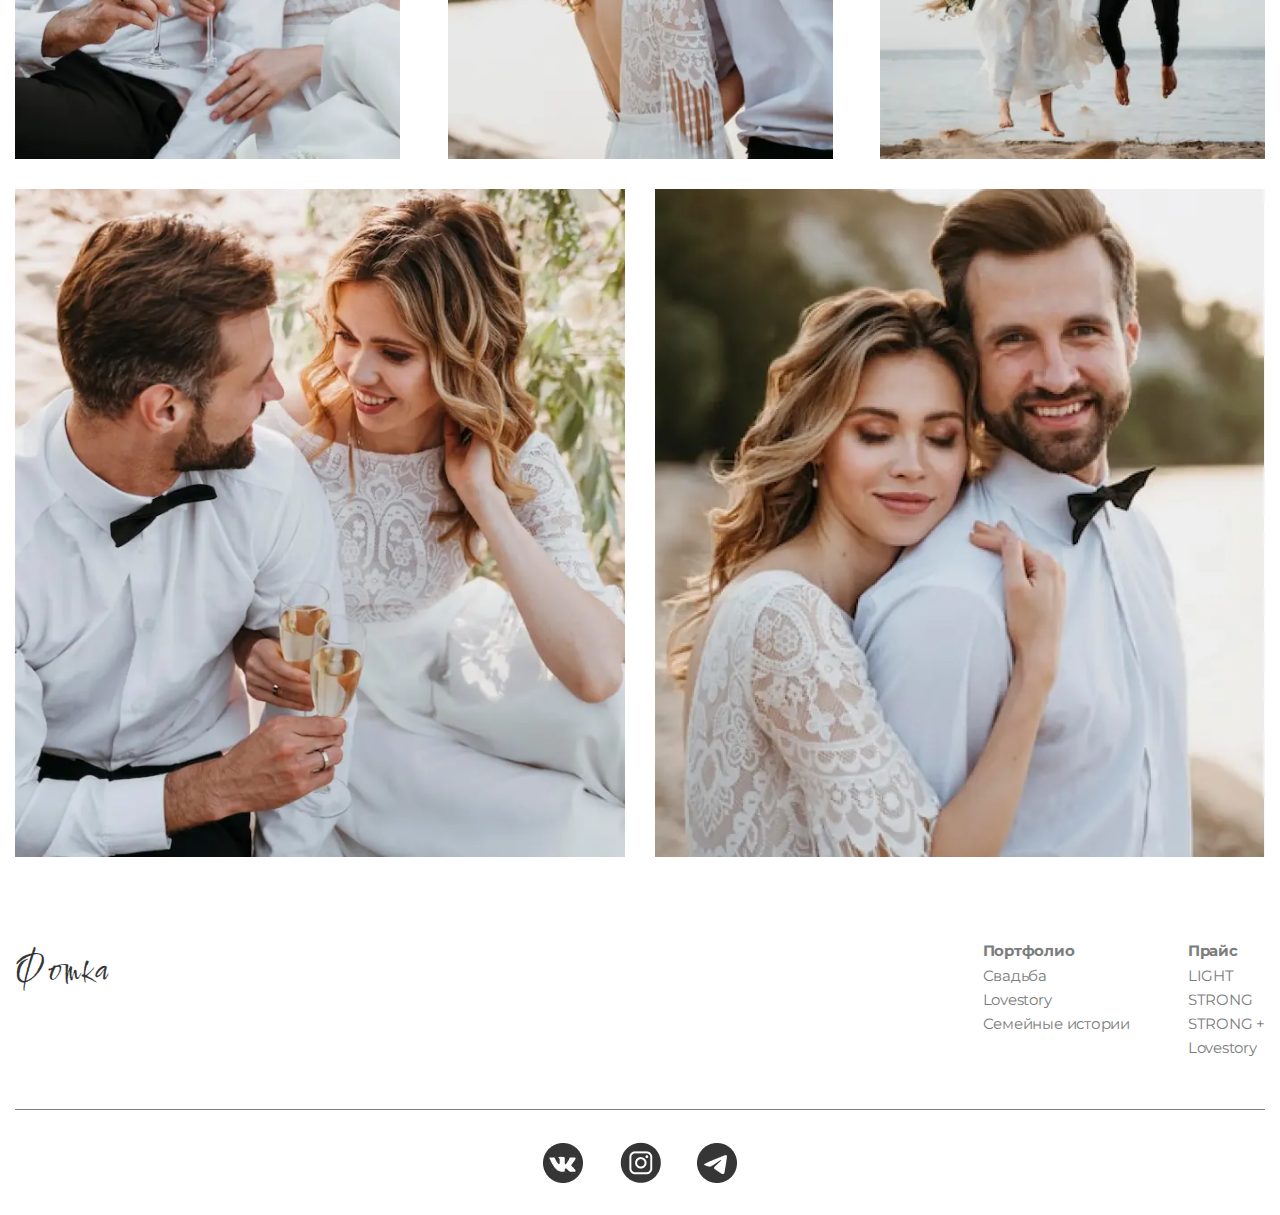
<file: case-weeding.html>
<!DOCTYPE html>
<html lang="ru">

<head>
	<title>Для клиента</title>
	<meta charset="UTF-8">
	<meta name="format-detection" content="telephone=no">
	<!-- <style>body{opacity: 0;}</style> -->
	<link rel="stylesheet" href="css/style.min.css?_v=20221015225558">
	<link rel="shortcut icon" href="favicon.ico">
	<!-- <meta name="robots" content="noindex, nofollow"> -->
	<meta name="viewport" content="width=device-width, initial-scale=1.0">
</head>

<body>
	<div class="wrapper">
		<header data-lp class="header">
			<div class="header__container">
				<div class="header__menu menu">
					<a href="index.html" class="header__logo">Фотка</a>
					<nav class="menu__body">
						<ul class="menu__list">
							<li class="menu__item"><a href="index.html" class="menu__link">Главная</a></li>

							<li class="menu__item">
								<a href="#" class="menu__link">Портфолио</a>
								<span class="menu__arrow"></span>
								<ul class="menu__sub-list">
									<li><a href="weeding.html" class="menu__sub-link">Свадьбы</a></li>
									<li><a href="lovestory.html" class="menu__sub-link">Lovestory</a></li>
									<li><a href="family.html" class="menu__sub-link">Семейные истории</a></li>
								</ul>
							</li>
							<li class="menu__item"><a href="price-list.html" class="menu__link">Прайс</a></li>
							<li class="menu__item"><a href="for-client.html" class="menu__link">Для клиентов</a></li>
						</ul>
					</nav>
					<button type="button" class="menu__icon icon-menu"><span></span></button>
				</div>
			</div>
		</header>
		<div class="case-weeding">
			<div class="case-weeding__container">
				<div class="case-weeding__title title"><span>Вероника и Максим</span></div>
				<div class="case-weeding__subtitle subtitle">Январь, 2022</div>
				<div class="case-weeding__row">
					<div class="case-weeding__column">
						<div class="case-weeding__item">
							<div class="case-weeding__img"><picture><source srcset="img/portfolio/wedding/case/case-wedding-1.webp" type="image/webp"><img src="img/portfolio/wedding/case/case-wedding-1.jpg" alt=""></picture></div>
						</div>
						<div class="case-weeding__item">
							<div class="case-weeding__img"><picture><source srcset="img/portfolio/wedding/case/case-wedding-2.webp" type="image/webp"><img src="img/portfolio/wedding/case/case-wedding-2.jpg" alt=""></picture></div>
						</div>
						<div class="case-weeding__item">
							<div class="case-weeding__img"><picture><source srcset="img/portfolio/wedding/case/case-wedding-3.webp" type="image/webp"><img src="img/portfolio/wedding/case/case-wedding-3.jpg" alt=""></picture></div>
						</div>
					</div>
					<div class="case-weeding__column">
						<div class="case-weeding__item">
							<div class="case-weeding__img"><picture><source srcset="img/portfolio/wedding/case/case-wedding-9.webp" type="image/webp"><img src="img/portfolio/wedding/case/case-wedding-9.jpg" alt=""></picture></div>
						</div>
						<div class="case-weeding__item">
							<div class="case-weeding__img"><picture><source srcset="img/portfolio/wedding/case/case-wedding-5.webp" type="image/webp"><img src="img/portfolio/wedding/case/case-wedding-5.jpg" alt=""></picture></div>
						</div>
					</div>
					<div class="case-weeding__column">
						<div class="case-weeding__item">
							<div class="case-weeding__img"><picture><source srcset="img/portfolio/wedding/case/case-wedding-6.webp" type="image/webp"><img src="img/portfolio/wedding/case/case-wedding-6.jpg" alt=""></picture></div>
						</div>
						<div class="case-weeding__item">
							<div class="case-weeding__img"><picture><source srcset="img/portfolio/wedding/case/case-wedding-7.webp" type="image/webp"><img src="img/portfolio/wedding/case/case-wedding-7.jpg" alt=""></picture></div>
						</div>
						<div class="case-weeding__item">
							<div class="case-weeding__img"><picture><source srcset="img/portfolio/wedding/case/case-wedding-8.webp" type="image/webp"><img src="img/portfolio/wedding/case/case-wedding-8.jpg" alt=""></picture></div>
						</div>
					</div>
					<div class="case-weeding__column">
						<div class="case-weeding__item">
							<div class="case-weeding__img"><picture><source srcset="img/portfolio/wedding/case/case-wedding-9.webp" type="image/webp"><img src="img/portfolio/wedding/case/case-wedding-9.jpg" alt=""></picture></div>
						</div>
						<div class="case-weeding__item">
							<div class="case-weeding__img"><picture><source srcset="img/portfolio/wedding/case/case-wedding-10.webp" type="image/webp"><img src="img/portfolio/wedding/case/case-wedding-10.jpg" alt=""></picture></div>
						</div>
					</div>
				</div>
			</div>
		</div>

		<main class="page">
		</main>
		<footer class="footer">
			<div class="footer__container">
				<div class="footer__body">
					<a href="index.html" class="header__logo">Фотка</a>
					<div class="footer__row">
						<div class="footer__menu menu">
							<div class="menu__title">Портфолио</div>
							<ul class="footer__list">
								<li><a href="weeding.html" class="menu__link">Свадьба</a></li>
								<li><a href="lovestory.html" class="menu__link">Lovestory</a></li>
								<li><a href="family.html" class="menu__link">Семейные истории</a></li>
							</ul>
						</div>
						<div class="footer__menu menu">
							<div class="menu__title">Прайс</div>
							<ul class="footer__list">
								<li><a href="price-list.html" class="menu__link">LIGHT</a></li>
								<li><a href="price-list.html" class="menu__link">STRONG</a></li>
								<li><a href="price-list.html" class="menu__link">STRONG +</a></li>
								<li><a href="price-list.htmls" class="menu__link">Lovestory</a></li>
							</ul>
						</div>
					</div>
				</div>
				<div class="footer__social social">
					<a href="#">
						<div class="social__vk"><picture><source srcset="img/iconsfont/vk.webp" type="image/webp"><img src="img/iconsfont/vk.png" alt=""></picture></div>
					</a>
					<a href="#">
						<div class="social__inst"><picture><source srcset="img/iconsfont/inst.webp" type="image/webp"><img src="img/iconsfont/inst.png" alt=""></picture></div>
					</a>
					<a href="#">
						<div class="social__tg"><picture><source srcset="img/iconsfont/tg.webp" type="image/webp"><img src="img/iconsfont/tg.png" alt=""></picture></div>
					</a>
				</div>
			</div>
		</footer>
	</div>
	<div id="popup" aria-hidden="true" class="popup">
		<div class="popup__wrapper">
			<div class="popup__content">
				<button data-close type="button" class="popup__close"><picture><source srcset="img/iconsfont/close.webp" type="image/webp"><img src="img/iconsfont/close.png" alt=""></picture></button>
				<div class="for-client__forms forms">
					<div class="forms__title">
						Всегда на связи
						с вами
					</div>
					<div class="forms__text">
						Если вы хотите узнать условия съемки, доступность вашей даты или у вас есть любой другой вопрос —
						напишите мне, и я
						отвечу вам в течение 24 часов.
					</div>
					<div class="forms__form">
						<div class="form">
							<form id="form" class="form__body">
								<div class="form__item">
									<label for="formName" class="form__label"></label>
									<input id="formName" type="text" placeholder="Name" name="name" class="form__input _req">
								</div>
								<div class="form__item">
									<label for="formEmail" class="form__label"></label>
									<input id="formEmail" type="text" placeholder="Email" name="email" class="form__input _req _email">
								</div>
								<div class="form__item">
									<label for="formNumber" class="form__label"></label>
									<input id="formNumber" type="text" placeholder="+ 7 (999) 999-99-99" name="number" class="form__input _req">
								</div>
								<div class="form__item">
									<label for="formMessage" class="form__label"></label>
									<textarea name="message" placeholder="Message" id="formMessage" class="form__input"></textarea>
								</div>

								<button type="submit" class="form__button">Send</button>
							</form>
						</div>
					</div>
				</div>
			</div>
		</div>
	</div>
	<script src="js/app.min.js?_v=20221015225558"></script>
</body>

</html>
</file>
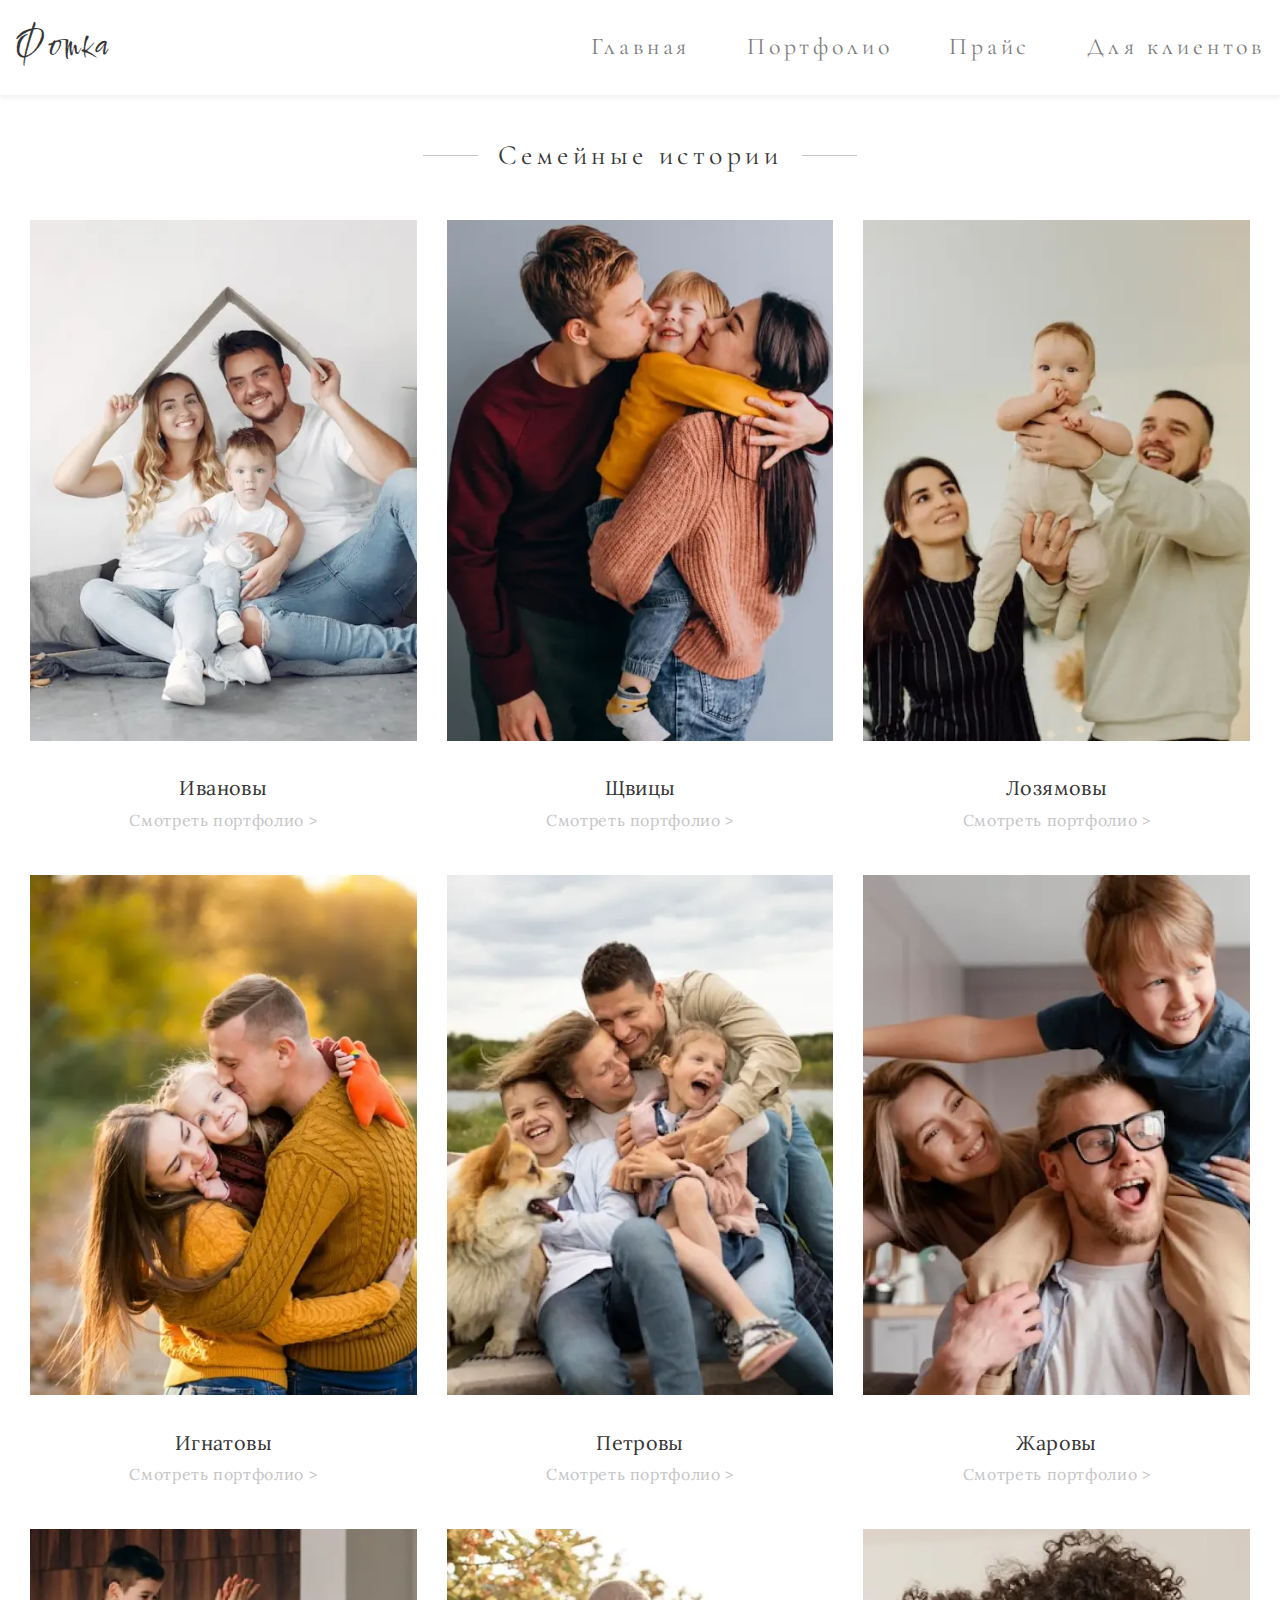
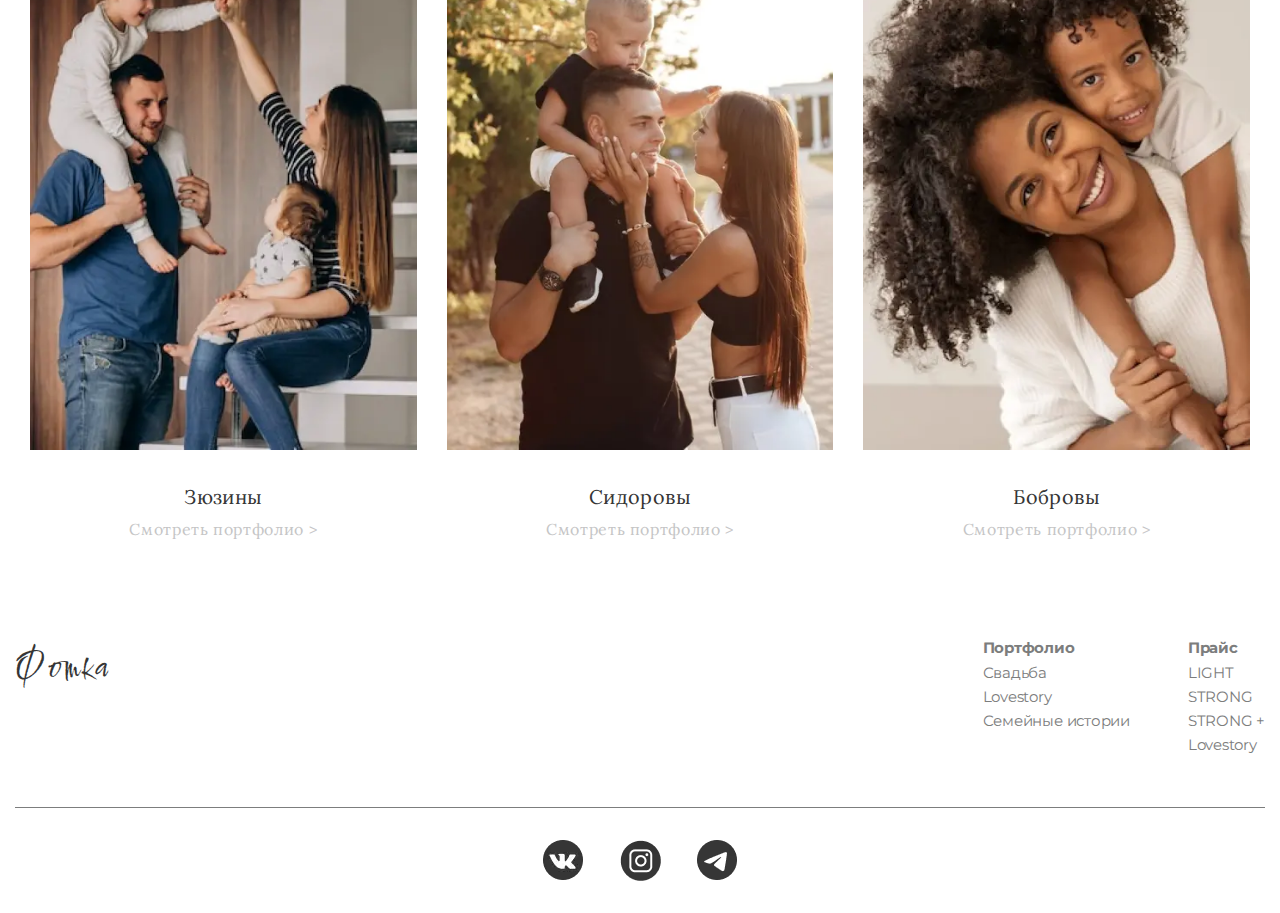
<file: family.html>
<!DOCTYPE html>
<html lang="ru">

<head>
	<title>Для клиента</title>
	<meta charset="UTF-8">
	<meta name="format-detection" content="telephone=no">
	<!-- <style>body{opacity: 0;}</style> -->
	<link rel="stylesheet" href="css/style.min.css?_v=20221015225558">
	<link rel="shortcut icon" href="favicon.ico">
	<!-- <meta name="robots" content="noindex, nofollow"> -->
	<meta name="viewport" content="width=device-width, initial-scale=1.0">
</head>

<body>
	<div class="wrapper">
		<header data-lp class="header">
			<div class="header__container">
				<div class="header__menu menu">
					<a href="index.html" class="header__logo">Фотка</a>
					<nav class="menu__body">
						<ul class="menu__list">
							<li class="menu__item"><a href="index.html" class="menu__link">Главная</a></li>

							<li class="menu__item">
								<a href="#" class="menu__link">Портфолио</a>
								<span class="menu__arrow"></span>
								<ul class="menu__sub-list">
									<li><a href="weeding.html" class="menu__sub-link">Свадьбы</a></li>
									<li><a href="lovestory.html" class="menu__sub-link">Lovestory</a></li>
									<li><a href="family.html" class="menu__sub-link">Семейные истории</a></li>
								</ul>
							</li>
							<li class="menu__item"><a href="price-list.html" class="menu__link">Прайс</a></li>
							<li class="menu__item"><a href="for-client.html" class="menu__link">Для клиентов</a></li>
						</ul>
					</nav>
					<button type="button" class="menu__icon icon-menu"><span></span></button>
				</div>
			</div>
		</header>
		<div class="family">
			<div class="family__container">
				<div class="family__title title">
					<span>Семейные истории</span>
				</div>
				<div class="family__row">

					<div class="column__item">

						<div class="family__column column">
							<div class="column__img">
								<picture><source srcset="img/portfolio/family/family-1.webp" type="image/webp"><img src="img/portfolio/family/family-1.jpg" alt=""></picture>
							</div>
							<div class="column__title">Ивановы</div>
							<a href="case-family.html">
								<div class="column__link">Смотреть портфолио ></div>
							</a>
						</div>

					</div>

					<div class="column__item">

						<div class="family__column column">
							<div class="column__img">
								<picture><source srcset="img/portfolio/family/family-2.webp" type="image/webp"><img src="img/portfolio/family/family-2.jpg" alt=""></picture>
							</div>
							<div class="column__title">Щвицы</div>
							<a href="case-family.html">
								<div class="column__link">Смотреть портфолио ></div>
							</a>
						</div>

					</div>

					<div class="column__item">

						<div class="family__column column">
							<div class="column__img">
								<picture><source srcset="img/portfolio/family/family-3.webp" type="image/webp"><img src="img/portfolio/family/family-3.jpg" alt=""></picture>
							</div>
							<div class="column__title">Лозямовы</div>
							<a href="case-family.html">
								<div class="column__link">Смотреть портфолио ></div>
							</a>
						</div>

					</div>

					<div class="column__item">

						<div class="family__column column">
							<div class="column__img">
								<picture><source srcset="img/portfolio/family/family-4.webp" type="image/webp"><img src="img/portfolio/family/family-4.jpg" alt=""></picture>
							</div>
							<div class="column__title">Игнатовы</div>
							<a href="case-family.html">
								<div class="column__link">Смотреть портфолио ></div>
							</a>
						</div>

					</div>

					<div class="column__item">

						<div class="family__column column">
							<div class="column__img">
								<picture><source srcset="img/portfolio/family/family-5.webp" type="image/webp"><img src="img/portfolio/family/family-5.jpg" alt=""></picture>
							</div>
							<div class="column__title">Петровы</div>
							<a href="case-family.html">
								<div class="column__link">Смотреть портфолио ></div>
							</a>
						</div>

					</div>

					<div class="column__item">

						<div class="family__column column">
							<div class="column__img">
								<picture><source srcset="img/portfolio/family/family-6.webp" type="image/webp"><img src="img/portfolio/family/family-6.jpg" alt=""></picture>
							</div>
							<div class="column__title">Жаровы</div>
							<a href="case-family.html">
								<div class="column__link">Смотреть портфолио ></div>
							</a>
						</div>

					</div>

					<div class="column__item">

						<div class="family__column column">
							<div class="column__img">
								<picture><source srcset="img/portfolio/family/family-7.webp" type="image/webp"><img src="img/portfolio/family/family-7.jpg" alt=""></picture>
							</div>
							<div class="column__title">Зюзины</div>
							<a href="case-family.html">
								<div class="column__link">Смотреть портфолио ></div>
							</a>
						</div>

					</div>

					<div class="column__item">

						<div class="family__column column">
							<div class="column__img">
								<picture><source srcset="img/portfolio/family/family-8.webp" type="image/webp"><img src="img/portfolio/family/family-8.jpg" alt=""></picture>
							</div>
							<div class="column__title">Сидоровы</div>
							<a href="case-family.html">
								<div class="column__link">Смотреть портфолио ></div>
							</a>
						</div>

					</div>

					<div class="column__item">

						<div class="family__column column">
							<div class="column__img">
								<picture><source srcset="img/portfolio/family/family-9.webp" type="image/webp"><img src="img/portfolio/family/family-9.jpg" alt=""></picture>
							</div>
							<div class="column__title">Бобровы</div>
							<a href="case-family.html">
								<div class="column__link">Смотреть портфолио ></div>
							</a>
						</div>

					</div>

				</div>
			</div>
		</div>

		<main class="page">
		</main>
		<footer class="footer">
			<div class="footer__container">
				<div class="footer__body">
					<a href="index.html" class="header__logo">Фотка</a>
					<div class="footer__row">
						<div class="footer__menu menu">
							<div class="menu__title">Портфолио</div>
							<ul class="footer__list">
								<li><a href="weeding.html" class="menu__link">Свадьба</a></li>
								<li><a href="lovestory.html" class="menu__link">Lovestory</a></li>
								<li><a href="family.html" class="menu__link">Семейные истории</a></li>
							</ul>
						</div>
						<div class="footer__menu menu">
							<div class="menu__title">Прайс</div>
							<ul class="footer__list">
								<li><a href="price-list.html" class="menu__link">LIGHT</a></li>
								<li><a href="price-list.html" class="menu__link">STRONG</a></li>
								<li><a href="price-list.html" class="menu__link">STRONG +</a></li>
								<li><a href="price-list.htmls" class="menu__link">Lovestory</a></li>
							</ul>
						</div>
					</div>
				</div>
				<div class="footer__social social">
					<a href="#">
						<div class="social__vk"><picture><source srcset="img/iconsfont/vk.webp" type="image/webp"><img src="img/iconsfont/vk.png" alt=""></picture></div>
					</a>
					<a href="#">
						<div class="social__inst"><picture><source srcset="img/iconsfont/inst.webp" type="image/webp"><img src="img/iconsfont/inst.png" alt=""></picture></div>
					</a>
					<a href="#">
						<div class="social__tg"><picture><source srcset="img/iconsfont/tg.webp" type="image/webp"><img src="img/iconsfont/tg.png" alt=""></picture></div>
					</a>
				</div>
			</div>
		</footer>
	</div>
	<div id="popup" aria-hidden="true" class="popup">
		<div class="popup__wrapper">
			<div class="popup__content">
				<button data-close type="button" class="popup__close"><picture><source srcset="img/iconsfont/close.webp" type="image/webp"><img src="img/iconsfont/close.png" alt=""></picture></button>
				<div class="for-client__forms forms">
					<div class="forms__title">
						Всегда на связи
						с вами
					</div>
					<div class="forms__text">
						Если вы хотите узнать условия съемки, доступность вашей даты или у вас есть любой другой вопрос —
						напишите мне, и я
						отвечу вам в течение 24 часов.
					</div>
					<div class="forms__form">
						<div class="form">
							<form id="form" class="form__body">
								<div class="form__item">
									<label for="formName" class="form__label"></label>
									<input id="formName" type="text" placeholder="Name" name="name" class="form__input _req">
								</div>
								<div class="form__item">
									<label for="formEmail" class="form__label"></label>
									<input id="formEmail" type="text" placeholder="Email" name="email" class="form__input _req _email">
								</div>
								<div class="form__item">
									<label for="formNumber" class="form__label"></label>
									<input id="formNumber" type="text" placeholder="+ 7 (999) 999-99-99" name="number" class="form__input _req">
								</div>
								<div class="form__item">
									<label for="formMessage" class="form__label"></label>
									<textarea name="message" placeholder="Message" id="formMessage" class="form__input"></textarea>
								</div>

								<button type="submit" class="form__button">Send</button>
							</form>
						</div>
					</div>
				</div>
			</div>
		</div>
	</div>

	<script src="js/app.min.js?_v=20221015225558"></script>
</body>

</html>
</file>
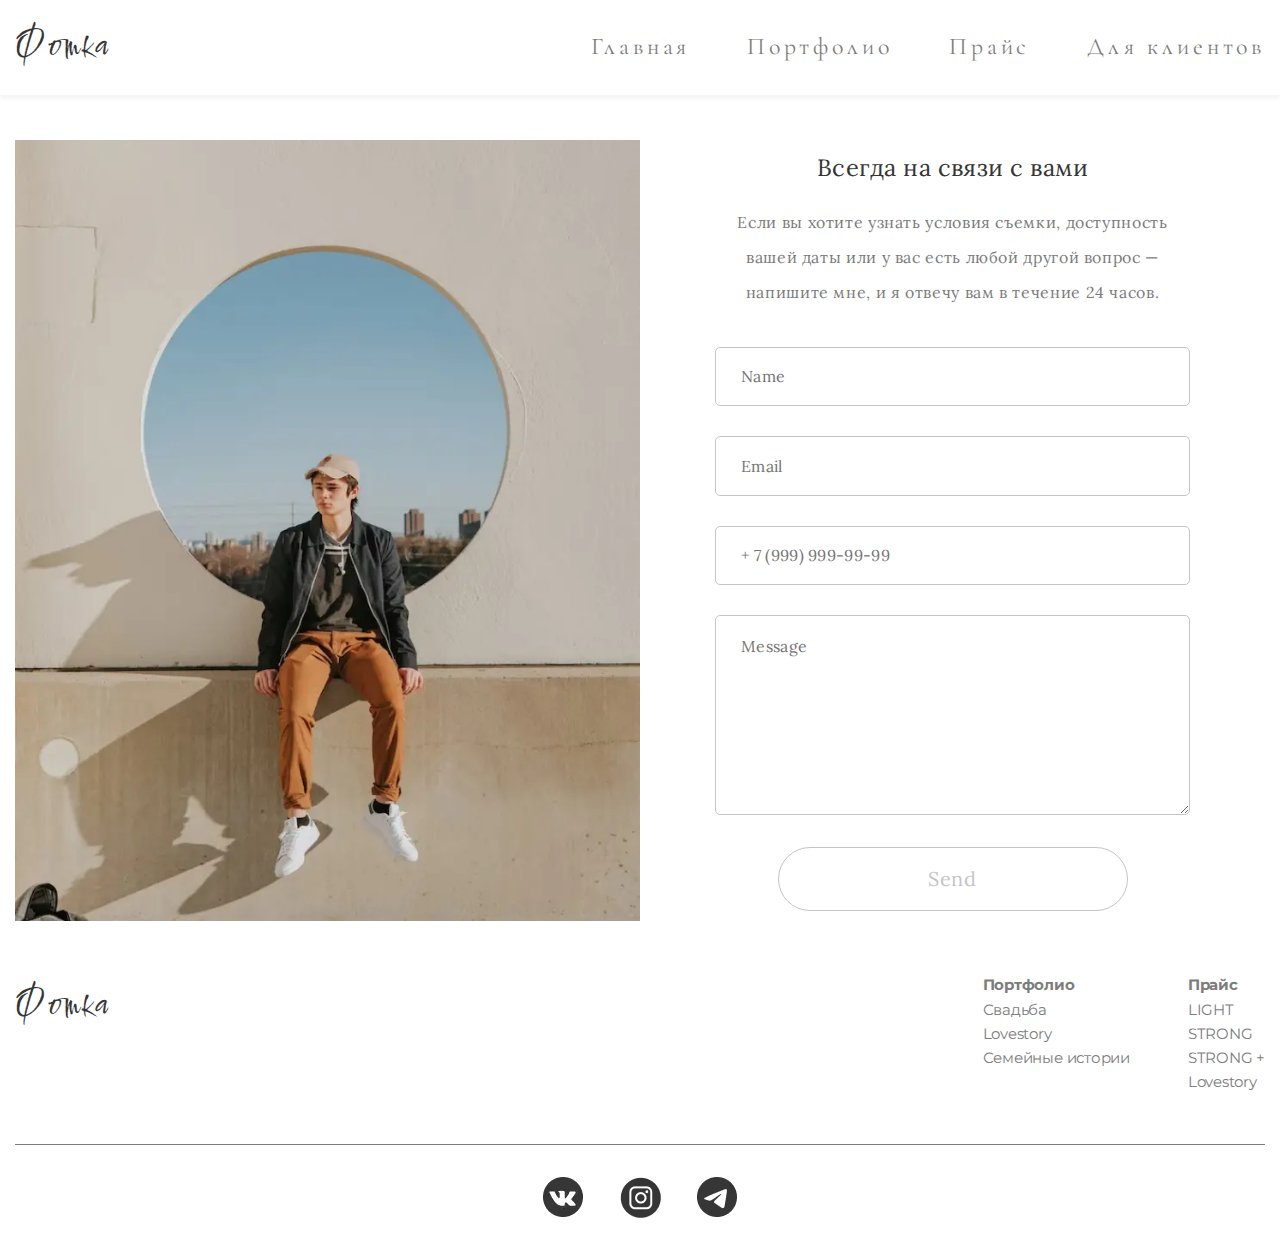
<file: for-client.html>
<!DOCTYPE html>
<html lang="ru">

<head>
	<title>Для клиентов</title>
	<meta charset="UTF-8">
	<meta name="format-detection" content="telephone=no">
	<!-- <style>body{opacity: 0;}</style> -->
	<link rel="stylesheet" href="css/style.min.css?_v=20221015225558">
	<link rel="shortcut icon" href="favicon.ico">
	<!-- <meta name="robots" content="noindex, nofollow"> -->
	<meta name="viewport" content="width=device-width, initial-scale=1.0">
</head>

<body>
	<div class="wrapper">
		<header data-lp class="header">
			<div class="header__container">
				<div class="header__menu menu">
					<a href="index.html" class="header__logo">Фотка</a>
					<nav class="menu__body">
						<ul class="menu__list">
							<li class="menu__item"><a href="index.html" class="menu__link">Главная</a></li>

							<li class="menu__item">
								<a href="#" class="menu__link">Портфолио</a>
								<span class="menu__arrow"></span>
								<ul class="menu__sub-list">
									<li><a href="weeding.html" class="menu__sub-link">Свадьбы</a></li>
									<li><a href="lovestory.html" class="menu__sub-link">Lovestory</a></li>
									<li><a href="family.html" class="menu__sub-link">Семейные истории</a></li>
								</ul>
							</li>
							<li class="menu__item"><a href="price-list.html" class="menu__link">Прайс</a></li>
							<li class="menu__item"><a href="for-client.html" class="menu__link">Для клиентов</a></li>
						</ul>
					</nav>
					<button type="button" class="menu__icon icon-menu"><span></span></button>
				</div>
			</div>
		</header>
		<div class="for-client">
			<div class="for-client__container">
				<div class="for-client__body">
					<div class="for-client__img">
						<picture><source srcset="img/for-client/for-client.webp" type="image/webp"><img src="img/for-client/for-client.jpg" alt=""></picture>
					</div>
					<div class="for-client__forms forms">
						<div class="forms__title">
							Всегда на связи
							с вами
						</div>
						<div class="forms__text">
							Если вы хотите узнать условия съемки, доступность вашей даты или у вас есть любой другой вопрос —
							напишите мне, и я
							отвечу вам в течение 24 часов.
						</div>
						<div class="forms__form">
							<div class="form">
								<form id="form" class="form__body">
									<div class="form__item">
										<label for="formName" class="form__label"></label>
										<input id="formName" type="text" placeholder="Name" name="name" class="form__input _req">
									</div>
									<div class="form__item">
										<label for="formEmail" class="form__label"></label>
										<input id="formEmail" type="text" placeholder="Email" name="email" class="form__input _req _email">
									</div>
									<div class="form__item">
										<label for="formNumber" class="form__label"></label>
										<input id="formNumber" type="text" placeholder="+ 7 (999) 999-99-99" name="number" class="form__input _req">
									</div>
									<div class="form__item">
										<label for="formMessage" class="form__label"></label>
										<textarea name="message" placeholder="Message" id="formMessage" class="form__input"></textarea>
									</div>

									<button type="submit" class="form__button">Send</button>
								</form>
							</div>
						</div>
					</div>
				</div>
			</div>
		</div>

		<main class="page">
		</main>
		<footer class="footer">
			<div class="footer__container">
				<div class="footer__body">
					<a href="index.html" class="header__logo">Фотка</a>
					<div class="footer__row">
						<div class="footer__menu menu">
							<div class="menu__title">Портфолио</div>
							<ul class="footer__list">
								<li><a href="weeding.html" class="menu__link">Свадьба</a></li>
								<li><a href="lovestory.html" class="menu__link">Lovestory</a></li>
								<li><a href="family.html" class="menu__link">Семейные истории</a></li>
							</ul>
						</div>
						<div class="footer__menu menu">
							<div class="menu__title">Прайс</div>
							<ul class="footer__list">
								<li><a href="price-list.html" class="menu__link">LIGHT</a></li>
								<li><a href="price-list.html" class="menu__link">STRONG</a></li>
								<li><a href="price-list.html" class="menu__link">STRONG +</a></li>
								<li><a href="price-list.htmls" class="menu__link">Lovestory</a></li>
							</ul>
						</div>
					</div>
				</div>
				<div class="footer__social social">
					<a href="#">
						<div class="social__vk"><picture><source srcset="img/iconsfont/vk.webp" type="image/webp"><img src="img/iconsfont/vk.png" alt=""></picture></div>
					</a>
					<a href="#">
						<div class="social__inst"><picture><source srcset="img/iconsfont/inst.webp" type="image/webp"><img src="img/iconsfont/inst.png" alt=""></picture></div>
					</a>
					<a href="#">
						<div class="social__tg"><picture><source srcset="img/iconsfont/tg.webp" type="image/webp"><img src="img/iconsfont/tg.png" alt=""></picture></div>
					</a>
				</div>
			</div>
		</footer>
	</div>
	<div id="popup" aria-hidden="true" class="popup">
		<div class="popup__wrapper">
			<div class="popup__content">
				<button data-close type="button" class="popup__close"><picture><source srcset="img/iconsfont/close.webp" type="image/webp"><img src="img/iconsfont/close.png" alt=""></picture></button>
				<div class="for-client__forms forms">
					<div class="forms__title">
						Всегда на связи
						с вами
					</div>
					<div class="forms__text">
						Если вы хотите узнать условия съемки, доступность вашей даты или у вас есть любой другой вопрос —
						напишите мне, и я
						отвечу вам в течение 24 часов.
					</div>
					<div class="forms__form">
						<div class="form">
							<form id="form" class="form__body">
								<div class="form__item">
									<label for="formName" class="form__label"></label>
									<input id="formName" type="text" placeholder="Name" name="name" class="form__input _req">
								</div>
								<div class="form__item">
									<label for="formEmail" class="form__label"></label>
									<input id="formEmail" type="text" placeholder="Email" name="email" class="form__input _req _email">
								</div>
								<div class="form__item">
									<label for="formNumber" class="form__label"></label>
									<input id="formNumber" type="text" placeholder="+ 7 (999) 999-99-99" name="number" class="form__input _req">
								</div>
								<div class="form__item">
									<label for="formMessage" class="form__label"></label>
									<textarea name="message" placeholder="Message" id="formMessage" class="form__input"></textarea>
								</div>

								<button type="submit" class="form__button">Send</button>
							</form>
						</div>
					</div>
				</div>
			</div>
		</div>
	</div>
	<script src="js/app.min.js?_v=20221015225558"></script>
</body>

</html>
</file>
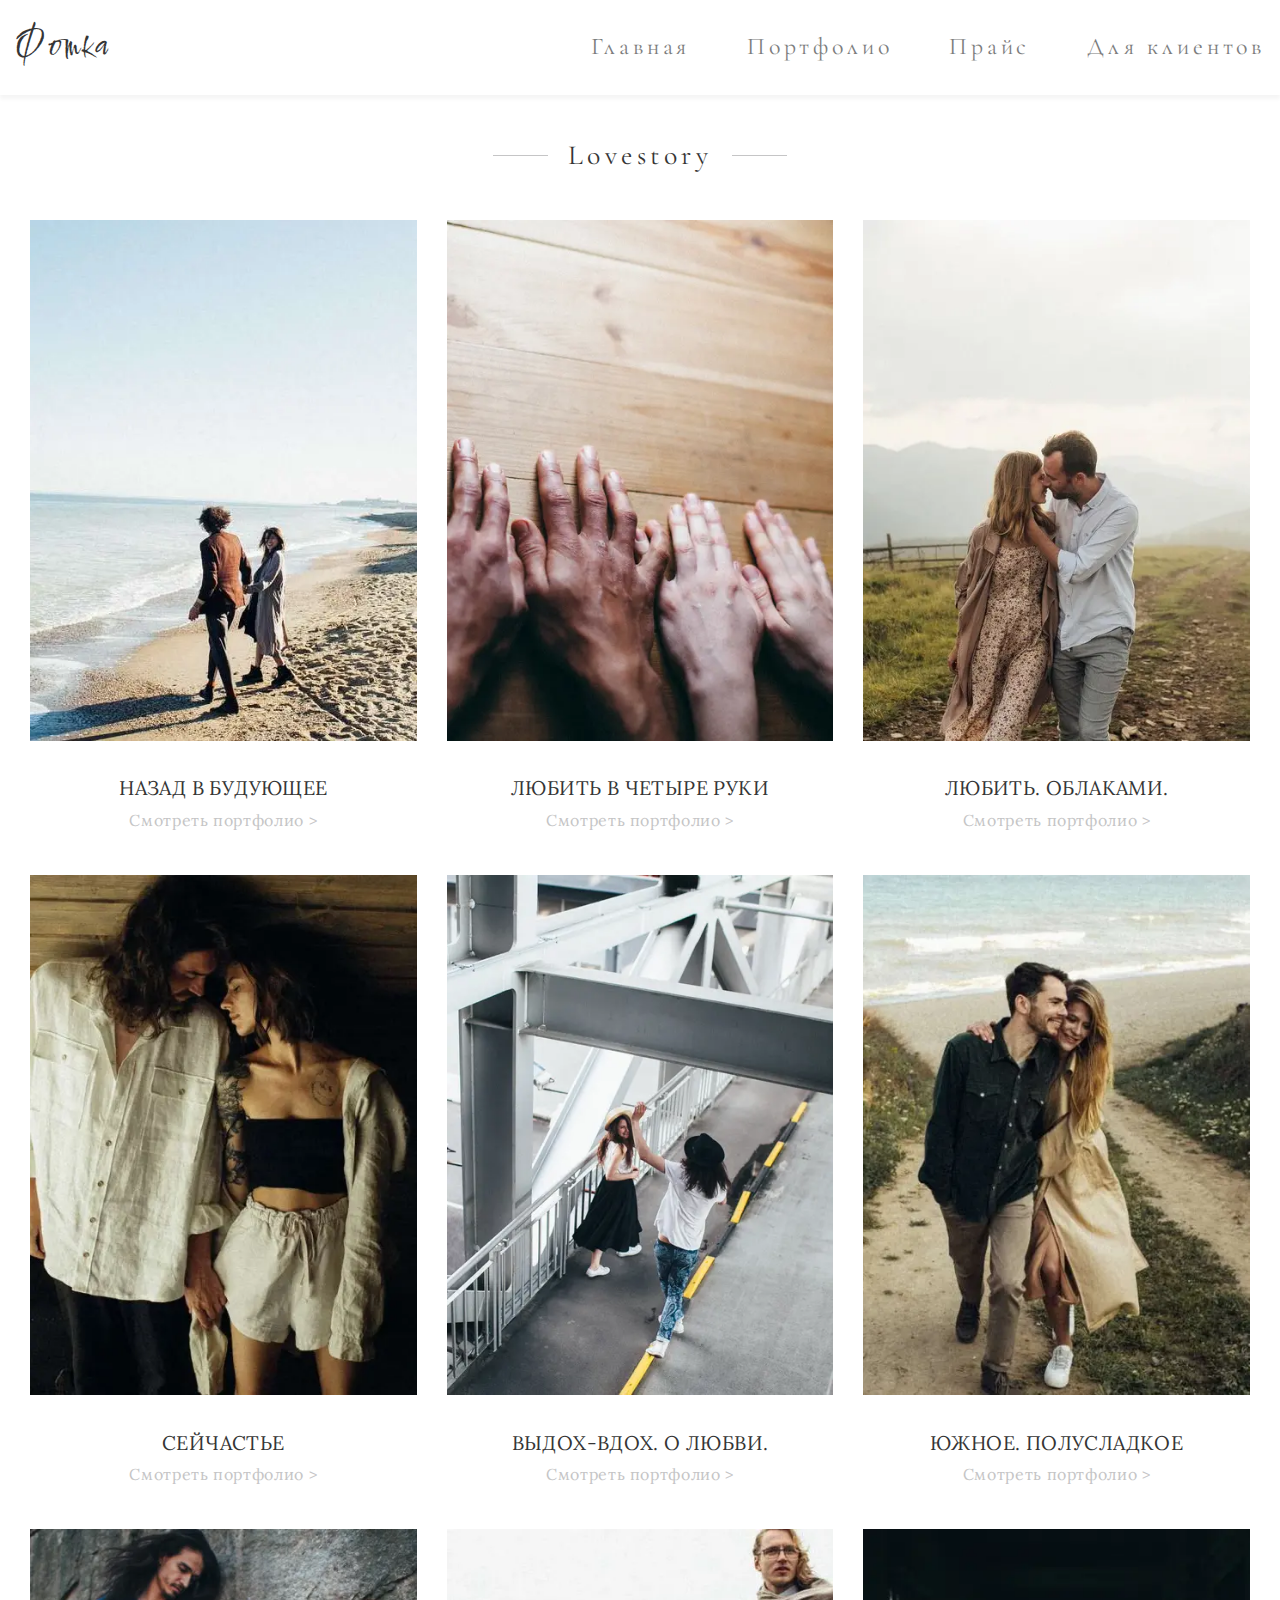
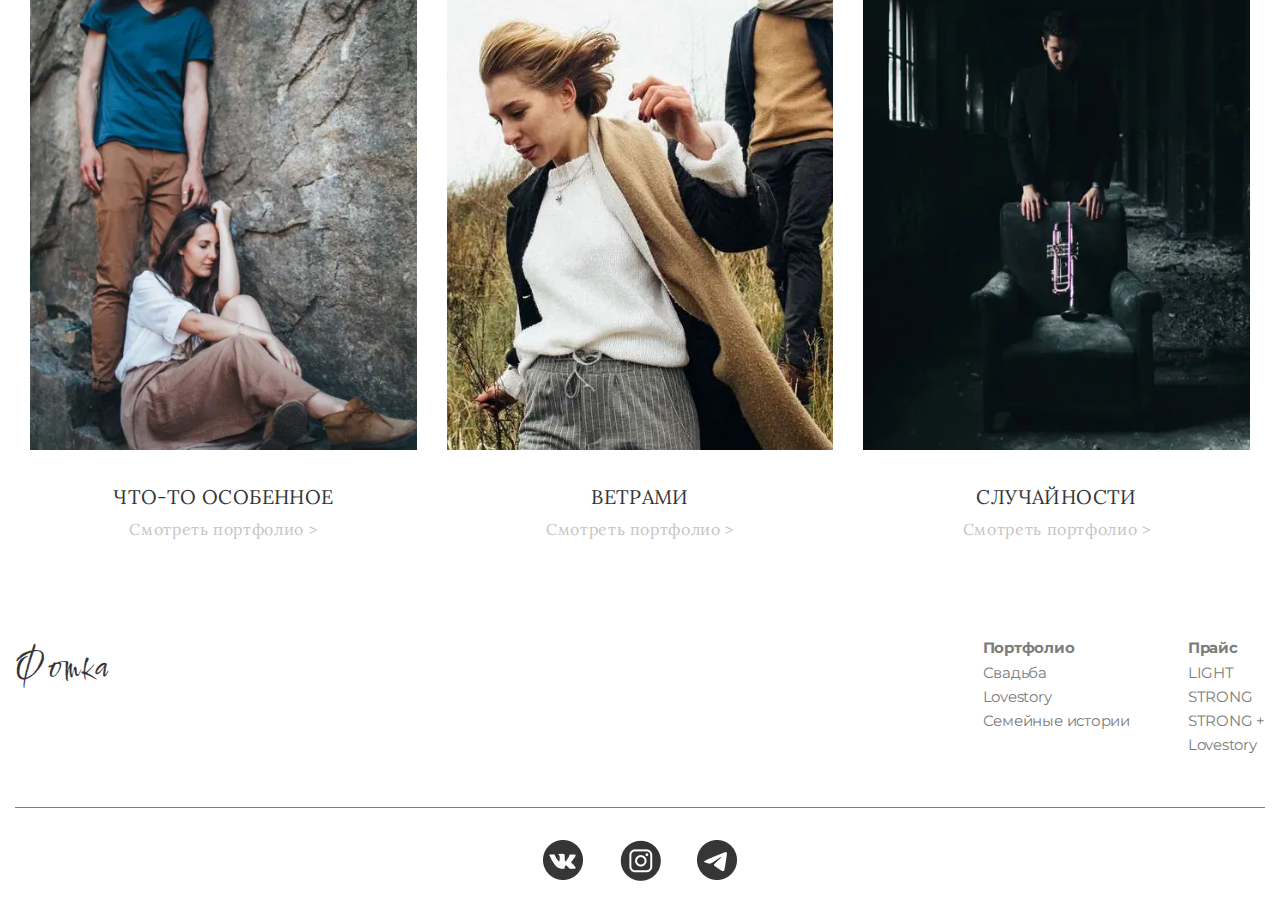
<file: lovestory.html>
<!DOCTYPE html>
<html lang="ru">

<head>
	<title>Для клиента</title>
	<meta charset="UTF-8">
	<meta name="format-detection" content="telephone=no">
	<!-- <style>body{opacity: 0;}</style> -->
	<link rel="stylesheet" href="css/style.min.css?_v=20221015225558">
	<link rel="shortcut icon" href="favicon.ico">
	<!-- <meta name="robots" content="noindex, nofollow"> -->
	<meta name="viewport" content="width=device-width, initial-scale=1.0">
</head>

<body>
	<div class="wrapper">
		<header data-lp class="header">
			<div class="header__container">
				<div class="header__menu menu">
					<a href="index.html" class="header__logo">Фотка</a>
					<nav class="menu__body">
						<ul class="menu__list">
							<li class="menu__item"><a href="index.html" class="menu__link">Главная</a></li>

							<li class="menu__item">
								<a href="#" class="menu__link">Портфолио</a>
								<span class="menu__arrow"></span>
								<ul class="menu__sub-list">
									<li><a href="weeding.html" class="menu__sub-link">Свадьбы</a></li>
									<li><a href="lovestory.html" class="menu__sub-link">Lovestory</a></li>
									<li><a href="family.html" class="menu__sub-link">Семейные истории</a></li>
								</ul>
							</li>
							<li class="menu__item"><a href="price-list.html" class="menu__link">Прайс</a></li>
							<li class="menu__item"><a href="for-client.html" class="menu__link">Для клиентов</a></li>
						</ul>
					</nav>
					<button type="button" class="menu__icon icon-menu"><span></span></button>
				</div>
			</div>
		</header>
		<div class="lovestory">
			<div class="lovestory__container">
				<div class="lovestory__title title">
					<span>Lovestory</span>
				</div>
				<div class="lovestory__row">

					<div class="column__item">

						<div class="lovestory__column column">
							<div class="column__img">
								<picture><source srcset="img/portfolio/lovestory/lovestory-1.webp" type="image/webp"><img src="img/portfolio/lovestory/lovestory-1.jpg" alt=""></picture>
							</div>
							<div class="column__title">Назад в будующее</div>
							<a href="case-lovestory.html">
								<div class="column__link">Смотреть портфолио ></div>
							</a>
						</div>

					</div>

					<div class="column__item">

						<div class="lovestory__column column">
							<div class="column__img">
								<picture><source srcset="img/portfolio/lovestory/lovestory-2.webp" type="image/webp"><img src="img/portfolio/lovestory/lovestory-2.jpg" alt=""></picture>
							</div>
							<div class="column__title">ЛЮБИТЬ В ЧЕТЫРЕ РУКИ</div>
							<a href="case-lovestory.html">
								<div class="column__link">Смотреть портфолио ></div>
							</a>
						</div>

					</div>

					<div class="column__item">

						<div class="lovestory__column column">
							<div class="column__img">
								<picture><source srcset="img/portfolio/lovestory/lovestory-3.webp" type="image/webp"><img src="img/portfolio/lovestory/lovestory-3.jpg" alt=""></picture>
							</div>
							<div class="column__title">ЛЮБИТЬ. ОБЛАКАМИ.</div>
							<a href="case-lovestory.html">
								<div class="column__link">Смотреть портфолио ></div>
							</a>
						</div>

					</div>

					<div class="column__item">

						<div class="lovestory__column column">
							<div class="column__img">
								<picture><source srcset="img/portfolio/lovestory/lovestory-4.webp" type="image/webp"><img src="img/portfolio/lovestory/lovestory-4.jpg" alt=""></picture>
							</div>
							<div class="column__title">СЕЙЧАСТЬЕ</div>
							<a href="case-lovestory.html">
								<div class="column__link">Смотреть портфолио ></div>
							</a>
						</div>

					</div>

					<div class="column__item">

						<div class="lovestory__column column">
							<div class="column__img">
								<picture><source srcset="img/portfolio/lovestory/lovestory-5.webp" type="image/webp"><img src="img/portfolio/lovestory/lovestory-5.jpg" alt=""></picture>
							</div>
							<div class="column__title">ВЫДОХ-ВДОХ. О ЛЮБВИ.</div>
							<a href="case-lovestory.html">
								<div class="column__link">Смотреть портфолио ></div>
							</a>
						</div>

					</div>

					<div class="column__item">

						<div class="lovestory__column column">
							<div class="column__img">
								<picture><source srcset="img/portfolio/lovestory/lovestory-6.webp" type="image/webp"><img src="img/portfolio/lovestory/lovestory-6.jpg" alt=""></picture>
							</div>
							<div class="column__title">ЮЖНОЕ. ПОЛУСЛАДКОЕ</div>
							<a href="case-lovestory.html">
								<div class="column__link">Смотреть портфолио ></div>
							</a>
						</div>

					</div>

					<div class="column__item">

						<div class="lovestory__column column">
							<div class="column__img">
								<picture><source srcset="img/portfolio/lovestory/lovestory-7.webp" type="image/webp"><img src="img/portfolio/lovestory/lovestory-7.jpg" alt=""></picture>
							</div>
							<div class="column__title">Что-то ОСОБЕННОЕ</div>
							<a href="case-lovestory.html">
								<div class="column__link">Смотреть портфолио ></div>
							</a>
						</div>

					</div>

					<div class="column__item">

						<div class="lovestory__column column">
							<div class="column__img">
								<picture><source srcset="img/portfolio/lovestory/lovestory-8.webp" type="image/webp"><img src="img/portfolio/lovestory/lovestory-8.jpg" alt=""></picture>
							</div>
							<div class="column__title">ВЕТРАМИ</div>
							<a href="case-lovestory.html">
								<div class="column__link">Смотреть портфолио ></div>
							</a>
						</div>

					</div>

					<div class="column__item">

						<div class="lovestory__column column">
							<div class="column__img">
								<picture><source srcset="img/portfolio/lovestory/lovestory-9.webp" type="image/webp"><img src="img/portfolio/lovestory/lovestory-9.jpg" alt=""></picture>
							</div>
							<div class="column__title">случайности</div>
							<a href="case-lovestory.html">
								<div class="column__link">Смотреть портфолио ></div>
							</a>
						</div>

					</div>

				</div>
			</div>
		</div>

		<main class="page">
		</main>
		<footer class="footer">
			<div class="footer__container">
				<div class="footer__body">
					<a href="index.html" class="header__logo">Фотка</a>
					<div class="footer__row">
						<div class="footer__menu menu">
							<div class="menu__title">Портфолио</div>
							<ul class="footer__list">
								<li><a href="weeding.html" class="menu__link">Свадьба</a></li>
								<li><a href="lovestory.html" class="menu__link">Lovestory</a></li>
								<li><a href="family.html" class="menu__link">Семейные истории</a></li>
							</ul>
						</div>
						<div class="footer__menu menu">
							<div class="menu__title">Прайс</div>
							<ul class="footer__list">
								<li><a href="price-list.html" class="menu__link">LIGHT</a></li>
								<li><a href="price-list.html" class="menu__link">STRONG</a></li>
								<li><a href="price-list.html" class="menu__link">STRONG +</a></li>
								<li><a href="price-list.htmls" class="menu__link">Lovestory</a></li>
							</ul>
						</div>
					</div>
				</div>
				<div class="footer__social social">
					<a href="#">
						<div class="social__vk"><picture><source srcset="img/iconsfont/vk.webp" type="image/webp"><img src="img/iconsfont/vk.png" alt=""></picture></div>
					</a>
					<a href="#">
						<div class="social__inst"><picture><source srcset="img/iconsfont/inst.webp" type="image/webp"><img src="img/iconsfont/inst.png" alt=""></picture></div>
					</a>
					<a href="#">
						<div class="social__tg"><picture><source srcset="img/iconsfont/tg.webp" type="image/webp"><img src="img/iconsfont/tg.png" alt=""></picture></div>
					</a>
				</div>
			</div>
		</footer>
	</div>
	<div id="popup" aria-hidden="true" class="popup">
		<div class="popup__wrapper">
			<div class="popup__content">
				<button data-close type="button" class="popup__close"><picture><source srcset="img/iconsfont/close.webp" type="image/webp"><img src="img/iconsfont/close.png" alt=""></picture></button>
				<div class="for-client__forms forms">
					<div class="forms__title">
						Всегда на связи
						с вами
					</div>
					<div class="forms__text">
						Если вы хотите узнать условия съемки, доступность вашей даты или у вас есть любой другой вопрос —
						напишите мне, и я
						отвечу вам в течение 24 часов.
					</div>
					<div class="forms__form">
						<div class="form">
							<form id="form" class="form__body">
								<div class="form__item">
									<label for="formName" class="form__label"></label>
									<input id="formName" type="text" placeholder="Name" name="name" class="form__input _req">
								</div>
								<div class="form__item">
									<label for="formEmail" class="form__label"></label>
									<input id="formEmail" type="text" placeholder="Email" name="email" class="form__input _req _email">
								</div>
								<div class="form__item">
									<label for="formNumber" class="form__label"></label>
									<input id="formNumber" type="text" placeholder="+ 7 (999) 999-99-99" name="number" class="form__input _req">
								</div>
								<div class="form__item">
									<label for="formMessage" class="form__label"></label>
									<textarea name="message" placeholder="Message" id="formMessage" class="form__input"></textarea>
								</div>

								<button type="submit" class="form__button">Send</button>
							</form>
						</div>
					</div>
				</div>
			</div>
		</div>
	</div>
	<script src="js/app.min.js?_v=20221015225558"></script>
</body>

</html>
</file>
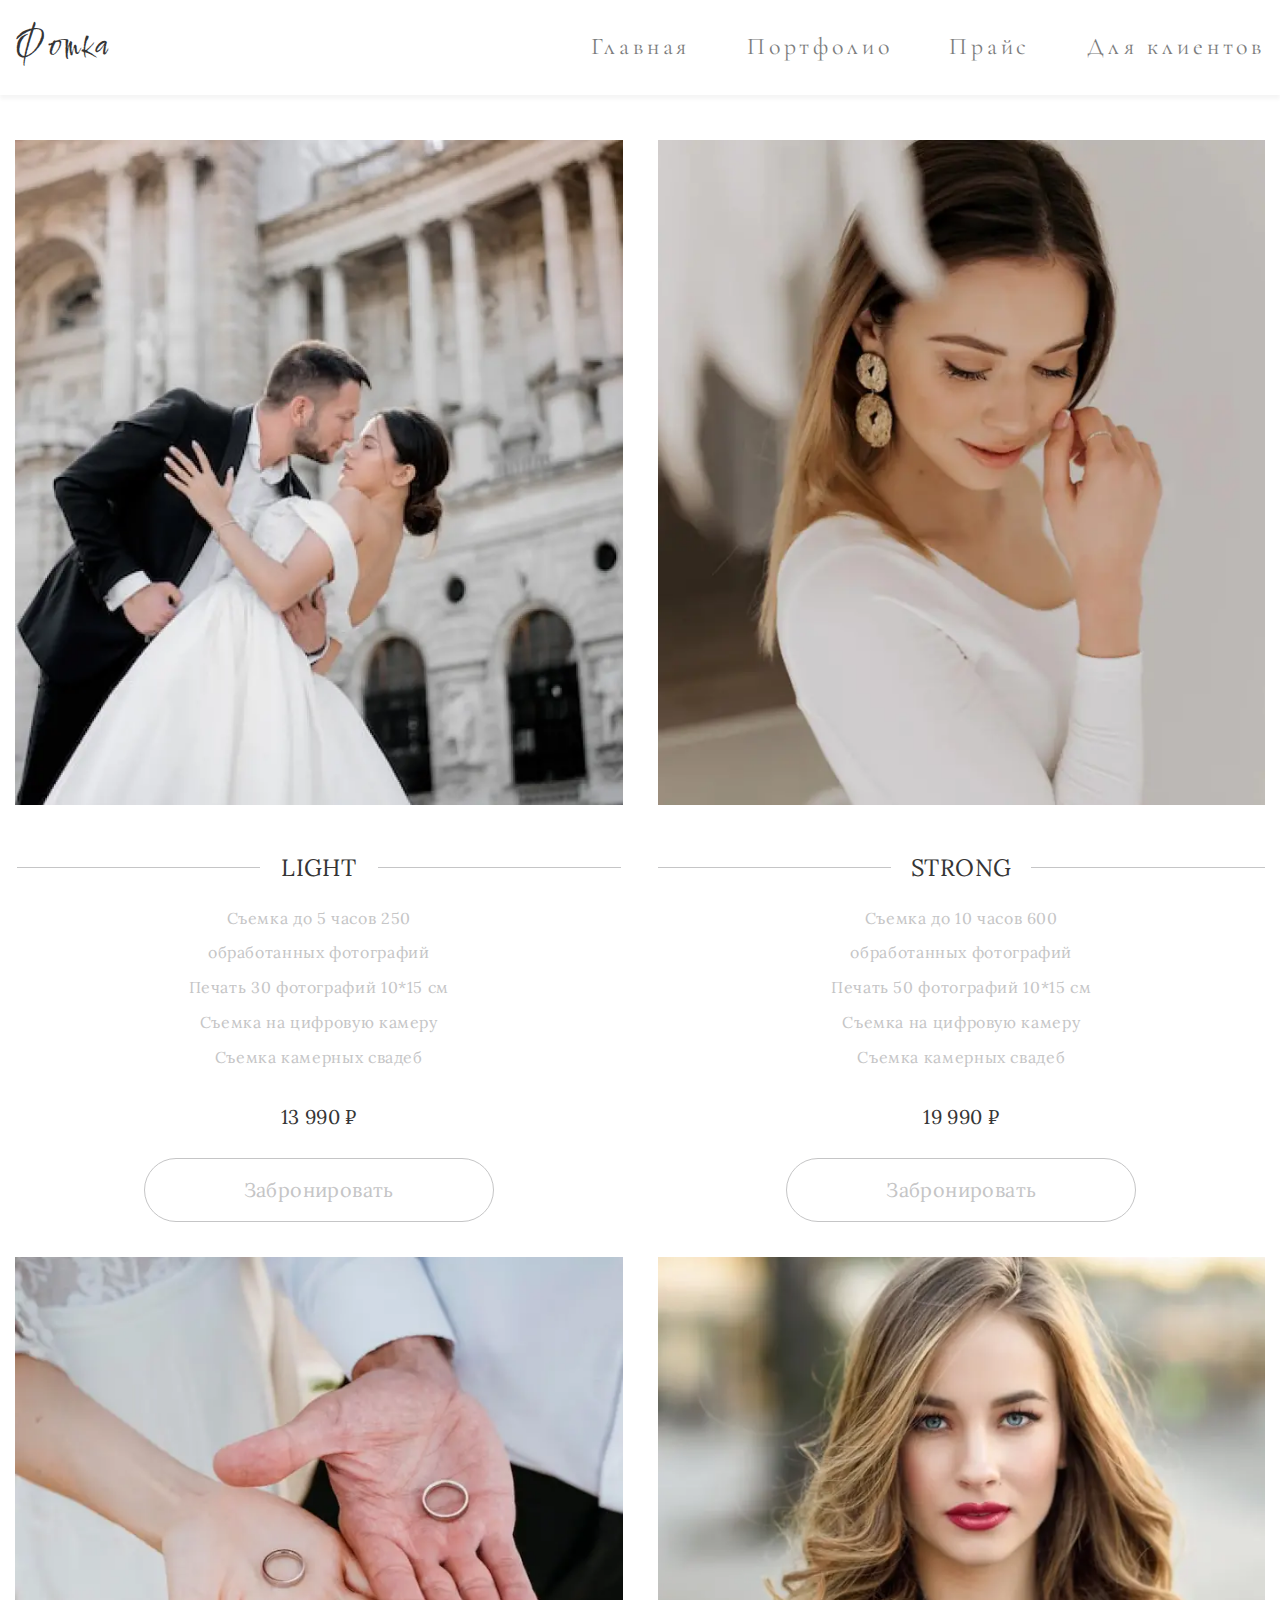
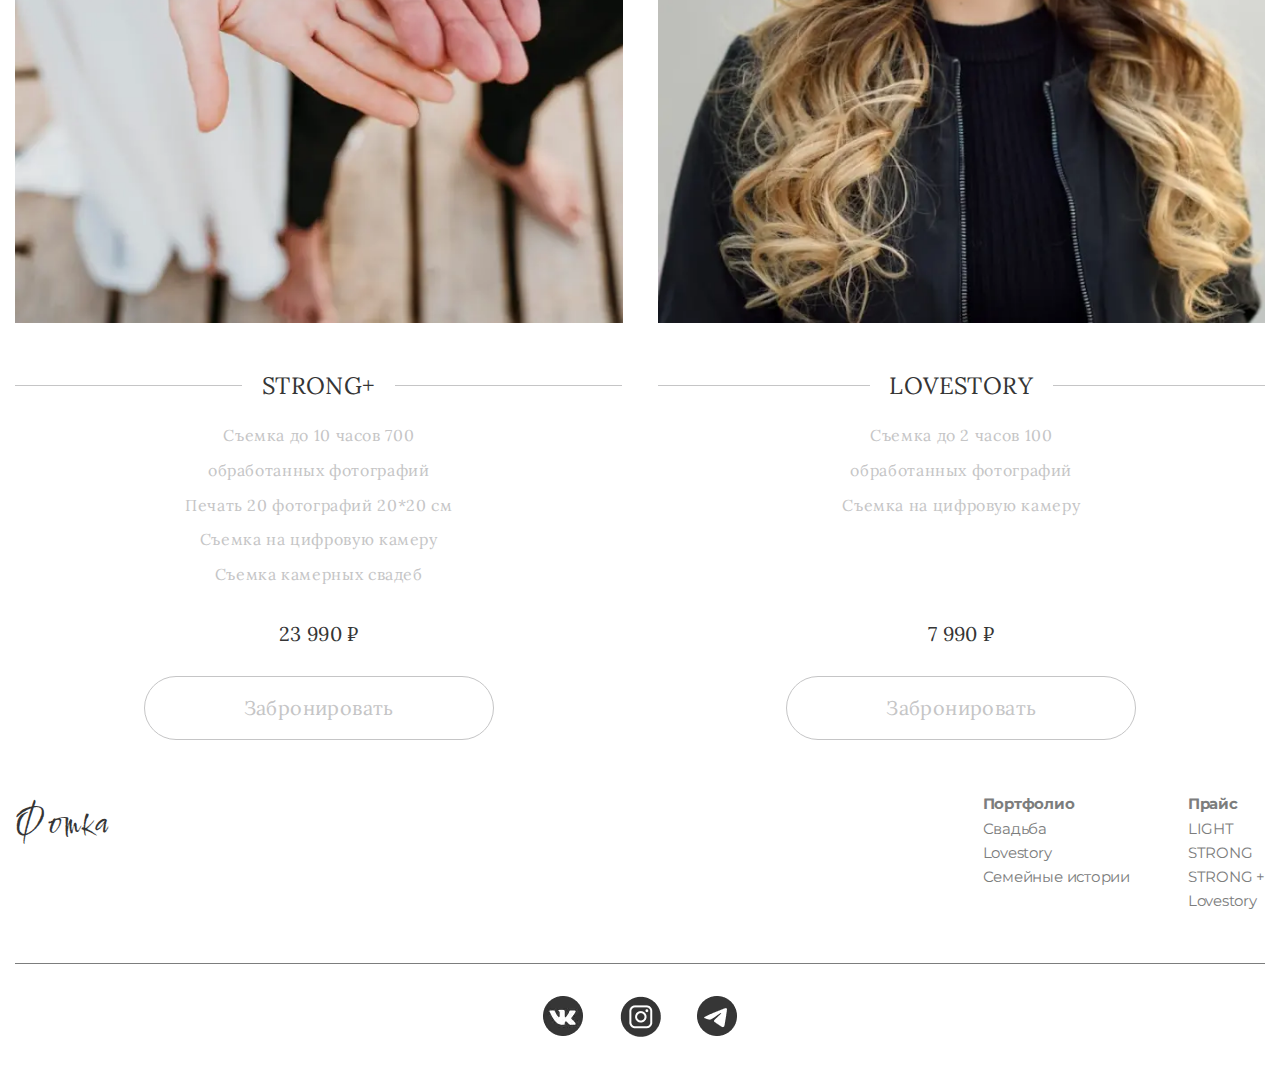
<file: price-list.html>
<!DOCTYPE html>
<html lang="ru">

<head>
	<title>Для клиента</title>
	<meta charset="UTF-8">
	<meta name="format-detection" content="telephone=no">
	<!-- <style>body{opacity: 0;}</style> -->
	<link rel="stylesheet" href="css/style.min.css?_v=20221015225558">
	<link rel="shortcut icon" href="favicon.ico">
	<!-- <meta name="robots" content="noindex, nofollow"> -->
	<meta name="viewport" content="width=device-width, initial-scale=1.0">
</head>

<body>
	<div class="wrapper">
		<header data-lp class="header">
			<div class="header__container">
				<div class="header__menu menu">
					<a href="index.html" class="header__logo">Фотка</a>
					<nav class="menu__body">
						<ul class="menu__list">
							<li class="menu__item"><a href="index.html" class="menu__link">Главная</a></li>

							<li class="menu__item">
								<a href="#" class="menu__link">Портфолио</a>
								<span class="menu__arrow"></span>
								<ul class="menu__sub-list">
									<li><a href="weeding.html" class="menu__sub-link">Свадьбы</a></li>
									<li><a href="lovestory.html" class="menu__sub-link">Lovestory</a></li>
									<li><a href="family.html" class="menu__sub-link">Семейные истории</a></li>
								</ul>
							</li>
							<li class="menu__item"><a href="price-list.html" class="menu__link">Прайс</a></li>
							<li class="menu__item"><a href="for-client.html" class="menu__link">Для клиентов</a></li>
						</ul>
					</nav>
					<button type="button" class="menu__icon icon-menu"><span></span></button>
				</div>
			</div>
		</header>
		<div class="price-list">
			<div class="price-list__container">
				<div class="price-list__row">
					<div class="price-list__column">
						<div class="price-list__img">
							<picture><source srcset="img/price-list/LIGHT.webp" type="image/webp"><img src="img/price-list/LIGHT.jpg" alt=""></picture>
						</div>
						<div id="LIGHT" class="price-list__title">
							<span>LIGHT</span>
						</div>
						<div class="price-list__text">Съемка до 5 часов
							250 обработанных фотографий
							Печать 30 фотографий 10*15 см
							Съемка на цифровую камеру
							Съемка камерных свадеб</div>
						<div class="price-list__price">13 990 ₽</div>
						<div data-popup="#popup" class="price-list__button">Забронировать</div>
					</div>
					<div class="price-list__column">
						<div class="price-list__img"><picture><source srcset="img/price-list/STRONG.webp" type="image/webp"><img src="img/price-list/STRONG.jpg" alt=""></picture></div>
						<div class="price-list__title">
							<span>STRONG</span>
						</div>
						<div class="price-list__text">
							Съемка до 10 часов
							600 обработанных фотографий
							Печать 50 фотографий 10*15 см
							Съемка на цифровую камеру
							Съемка камерных свадеб
						</div>
						<div class="price-list__price">19 990 ₽</div>
						<div data-popup="#popup" class="price-list__button">Забронировать</div>
					</div>
				</div>
				<div class="price-list__row">
					<div class="price-list__column">
						<div class="price-list__img">
							<picture><source srcset="img/price-list/STRONG+.webp" type="image/webp"><img src="img/price-list/STRONG+.jpg" alt=""></picture>
						</div>
						<div class="price-list__title">
							<span>STRONG+</span>
						</div>
						<div class="price-list__text">
							Съемка до 10 часов
							700 обработанных фотографий
							Печать 20 фотографий 20*20 см
							Съемка на цифровую камеру
							Съемка камерных свадеб
						</div>
						<div class="price-list__price">23 990 ₽</div>
						<div data-popup="#popup" class="price-list__button">Забронировать</div>
					</div>
					<div class="price-list__column">
						<div class="price-list__img">
							<picture><source srcset="img/price-list/lovestory.webp" type="image/webp"><img src="img/price-list/lovestory.jpg" alt=""></picture>
						</div>
						<div class="price-list__title">
							<span>lovestory</span>
						</div>
						<div class="price-list__text">
							Съемка до 2 часов
							100 обработанных фотографий
							Съемка на цифровую камеру
						</div>
						<div class="price-list__price">7 990 ₽</div>
						<div data-popup="#popup" class="price-list__button">Забронировать</div>
					</div>
				</div>
			</div>
		</div>


		<main class="page">
		</main>
		<footer class="footer">
			<div class="footer__container">
				<div class="footer__body">
					<a href="index.html" class="header__logo">Фотка</a>
					<div class="footer__row">
						<div class="footer__menu menu">
							<div class="menu__title">Портфолио</div>
							<ul class="footer__list">
								<li><a href="weeding.html" class="menu__link">Свадьба</a></li>
								<li><a href="lovestory.html" class="menu__link">Lovestory</a></li>
								<li><a href="family.html" class="menu__link">Семейные истории</a></li>
							</ul>
						</div>
						<div class="footer__menu menu">
							<div class="menu__title">Прайс</div>
							<ul class="footer__list">
								<li><a href="price-list.html" class="menu__link">LIGHT</a></li>
								<li><a href="price-list.html" class="menu__link">STRONG</a></li>
								<li><a href="price-list.html" class="menu__link">STRONG +</a></li>
								<li><a href="price-list.htmls" class="menu__link">Lovestory</a></li>
							</ul>
						</div>
					</div>
				</div>
				<div class="footer__social social">
					<a href="#">
						<div class="social__vk"><picture><source srcset="img/iconsfont/vk.webp" type="image/webp"><img src="img/iconsfont/vk.png" alt=""></picture></div>
					</a>
					<a href="#">
						<div class="social__inst"><picture><source srcset="img/iconsfont/inst.webp" type="image/webp"><img src="img/iconsfont/inst.png" alt=""></picture></div>
					</a>
					<a href="#">
						<div class="social__tg"><picture><source srcset="img/iconsfont/tg.webp" type="image/webp"><img src="img/iconsfont/tg.png" alt=""></picture></div>
					</a>
				</div>
			</div>
		</footer>
	</div>
	<div id="popup" aria-hidden="true" class="popup">
		<div class="popup__wrapper">
			<div class="popup__content">
				<button data-close type="button" class="popup__close"><picture><source srcset="img/iconsfont/close.webp" type="image/webp"><img src="img/iconsfont/close.png" alt=""></picture></button>
				<div class="for-client__forms forms">
					<div class="forms__title">
						Всегда на связи
						с вами
					</div>
					<div class="forms__text">
						Если вы хотите узнать условия съемки, доступность вашей даты или у вас есть любой другой вопрос —
						напишите мне, и я
						отвечу вам в течение 24 часов.
					</div>
					<div class="forms__form">
						<div class="form">
							<form id="form" class="form__body">
								<div class="form__item">
									<label for="formName" class="form__label"></label>
									<input id="formName" type="text" placeholder="Name" name="name" class="form__input _req">
								</div>
								<div class="form__item">
									<label for="formEmail" class="form__label"></label>
									<input id="formEmail" type="text" placeholder="Email" name="email" class="form__input _req _email">
								</div>
								<div class="form__item">
									<label for="formNumber" class="form__label"></label>
									<input id="formNumber" type="text" placeholder="+ 7 (999) 999-99-99" name="number" class="form__input _req">
								</div>
								<div class="form__item">
									<label for="formMessage" class="form__label"></label>
									<textarea name="message" placeholder="Message" id="formMessage" class="form__input"></textarea>
								</div>

								<button type="submit" class="form__button">Send</button>
							</form>
						</div>
					</div>
				</div>
			</div>
		</div>
	</div>
	<script src="js/app.min.js?_v=20221015225558"></script>
</body>

</html>
</file>
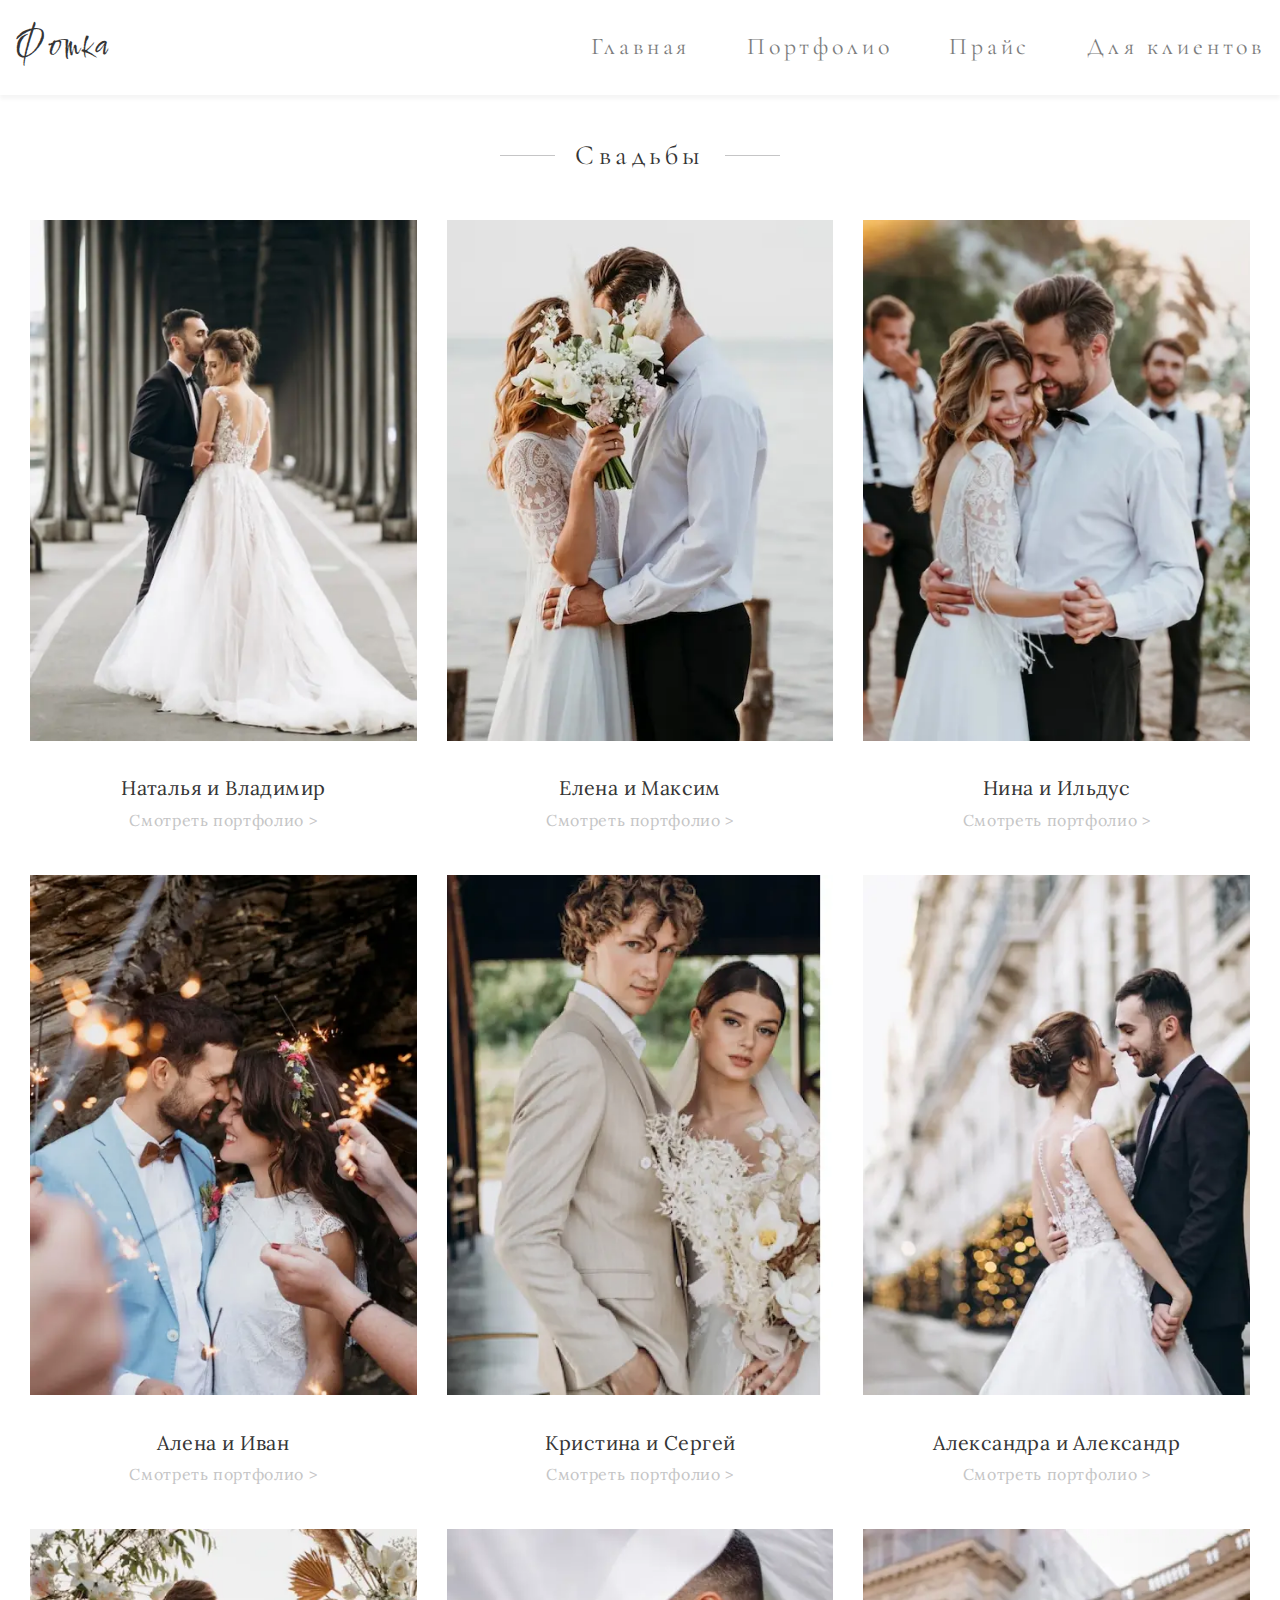
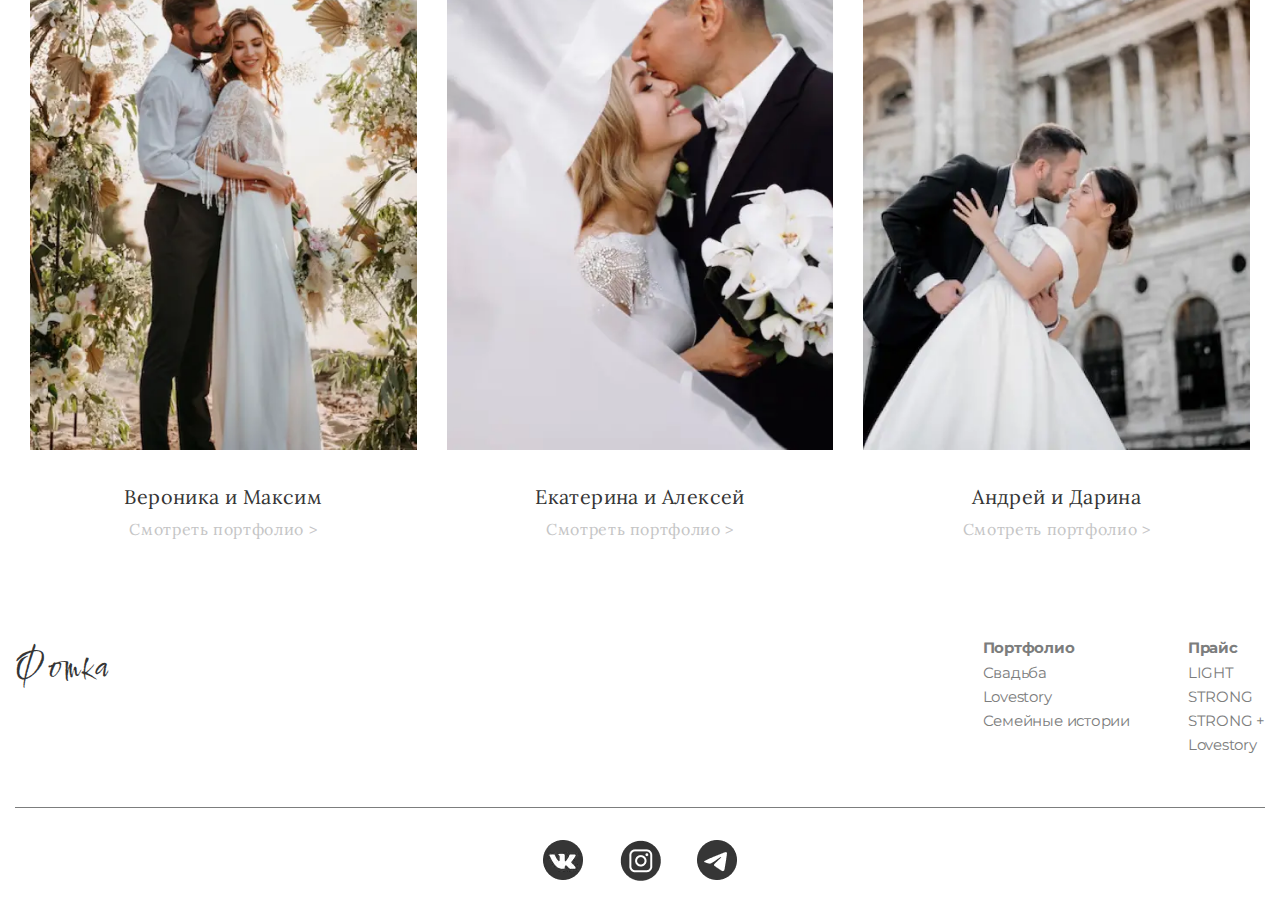
<file: weeding.html>
<!DOCTYPE html>
<html lang="ru">

<head>
	<title>Для клиента</title>
	<meta charset="UTF-8">
	<meta name="format-detection" content="telephone=no">
	<!-- <style>body{opacity: 0;}</style> -->
	<link rel="stylesheet" href="css/style.min.css?_v=20221015225558">
	<link rel="shortcut icon" href="favicon.ico">
	<!-- <meta name="robots" content="noindex, nofollow"> -->
	<meta name="viewport" content="width=device-width, initial-scale=1.0">
</head>

<body>
	<div class="wrapper">
		<header data-lp class="header">
			<div class="header__container">
				<div class="header__menu menu">
					<a href="index.html" class="header__logo">Фотка</a>
					<nav class="menu__body">
						<ul class="menu__list">
							<li class="menu__item"><a href="index.html" class="menu__link">Главная</a></li>

							<li class="menu__item">
								<a href="#" class="menu__link">Портфолио</a>
								<span class="menu__arrow"></span>
								<ul class="menu__sub-list">
									<li><a href="weeding.html" class="menu__sub-link">Свадьбы</a></li>
									<li><a href="lovestory.html" class="menu__sub-link">Lovestory</a></li>
									<li><a href="family.html" class="menu__sub-link">Семейные истории</a></li>
								</ul>
							</li>
							<li class="menu__item"><a href="price-list.html" class="menu__link">Прайс</a></li>
							<li class="menu__item"><a href="for-client.html" class="menu__link">Для клиентов</a></li>
						</ul>
					</nav>
					<button type="button" class="menu__icon icon-menu"><span></span></button>
				</div>
			</div>
		</header>
		<div class="weeding">
			<div class="weeding__container">
				<div class="weeding__title title">
					<span>Свадьбы</span>
				</div>
				<div class="weeding__row">

					<div class="column__item">

						<div class="weeding__column column">
							<div class="column__img">
								<picture><source srcset="img/portfolio/wedding/wedding-1.webp" type="image/webp"><img src="img/portfolio/wedding/wedding-1.jpg" alt=""></picture>
							</div>
							<div class="column__title">Наталья и Владимир</div>
							<a href="case-weeding.html">
								<div class="column__link">Смотреть портфолио ></div>
							</a>
						</div>

					</div>

					<div class="column__item">

						<div class="weeding__column column">
							<div class="column__img">
								<picture><source srcset="img/portfolio/wedding/wedding-2.webp" type="image/webp"><img src="img/portfolio/wedding/wedding-2.jpg" alt=""></picture>
							</div>
							<div class="column__title">Елена и Максим</div>
							<a href="case-weeding.html">
								<div class="column__link">Смотреть портфолио ></div>
							</a>
						</div>

					</div>

					<div class="column__item">

						<div class="weeding__column column">
							<div class="column__img">
								<picture><source srcset="img/portfolio/wedding/wedding-3.webp" type="image/webp"><img src="img/portfolio/wedding/wedding-3.jpg" alt=""></picture>
							</div>
							<div class="column__title">Нина и Ильдус</div>
							<a href="case-weeding.html">
								<div class="column__link">Смотреть портфолио ></div>
							</a>
						</div>

					</div>

					<div class="column__item">

						<div class="weeding__column column">
							<div class="column__img">
								<picture><source srcset="img/portfolio/wedding/wedding-4.webp" type="image/webp"><img src="img/portfolio/wedding/wedding-4.jpg" alt=""></picture>
							</div>
							<div class="column__title">Алена и Иван</div>
							<a href="case-weeding.html">
								<div class="column__link">Смотреть портфолио ></div>
							</a>
						</div>

					</div>

					<div class="column__item">

						<div class="weeding__column column">
							<div class="column__img">
								<picture><source srcset="img/portfolio/wedding/wedding-5.webp" type="image/webp"><img src="img/portfolio/wedding/wedding-5.jpg" alt=""></picture>
							</div>
							<div class="column__title">Кристина и Сергей</div>
							<a href="case-weeding.html">
								<div class="column__link">Смотреть портфолио ></div>
							</a>
						</div>

					</div>

					<div class="column__item">

						<div class="weeding__column column">
							<div class="column__img">
								<picture><source srcset="img/portfolio/wedding/wedding-6.webp" type="image/webp"><img src="img/portfolio/wedding/wedding-6.jpg" alt=""></picture>
							</div>
							<div class="column__title">Александра и Александр</div>
							<a href="case-weeding.html">
								<div class="column__link">Смотреть портфолио ></div>
							</a>
						</div>

					</div>

					<div class="column__item">

						<div class="weeding__column column">
							<div class="column__img">
								<picture><source srcset="img/portfolio/wedding/wedding-7.webp" type="image/webp"><img src="img/portfolio/wedding/wedding-7.jpg" alt=""></picture>
							</div>
							<div class="column__title">Вероника и Максим</div>
							<a href="case-weeding.html">
								<div class="column__link">Смотреть портфолио ></div>
							</a>
						</div>

					</div>

					<div class="column__item">

						<div class="weeding__column column">
							<div class="column__img">
								<picture><source srcset="img/portfolio/wedding/wedding-8.webp" type="image/webp"><img src="img/portfolio/wedding/wedding-8.jpg" alt=""></picture>
							</div>
							<div class="column__title">Екатерина и Алексей</div>
							<a href="case-weeding.html">
								<div class="column__link">Смотреть портфолио ></div>
							</a>
						</div>

					</div>

					<div class="column__item">

						<div class="weeding__column column">
							<div class="column__img">
								<picture><source srcset="img/portfolio/wedding/wedding-9.webp" type="image/webp"><img src="img/portfolio/wedding/wedding-9.jpg" alt=""></picture>
							</div>
							<div class="column__title">Андрей и Дарина</div>
							<a href="case-weeding.html">
								<div class="column__link">Смотреть портфолио ></div>
							</a>
						</div>

					</div>

				</div>
			</div>
		</div>

		<main class="page">
		</main>
		<footer class="footer">
			<div class="footer__container">
				<div class="footer__body">
					<a href="index.html" class="header__logo">Фотка</a>
					<div class="footer__row">
						<div class="footer__menu menu">
							<div class="menu__title">Портфолио</div>
							<ul class="footer__list">
								<li><a href="weeding.html" class="menu__link">Свадьба</a></li>
								<li><a href="lovestory.html" class="menu__link">Lovestory</a></li>
								<li><a href="family.html" class="menu__link">Семейные истории</a></li>
							</ul>
						</div>
						<div class="footer__menu menu">
							<div class="menu__title">Прайс</div>
							<ul class="footer__list">
								<li><a href="price-list.html" class="menu__link">LIGHT</a></li>
								<li><a href="price-list.html" class="menu__link">STRONG</a></li>
								<li><a href="price-list.html" class="menu__link">STRONG +</a></li>
								<li><a href="price-list.htmls" class="menu__link">Lovestory</a></li>
							</ul>
						</div>
					</div>
				</div>
				<div class="footer__social social">
					<a href="#">
						<div class="social__vk"><picture><source srcset="img/iconsfont/vk.webp" type="image/webp"><img src="img/iconsfont/vk.png" alt=""></picture></div>
					</a>
					<a href="#">
						<div class="social__inst"><picture><source srcset="img/iconsfont/inst.webp" type="image/webp"><img src="img/iconsfont/inst.png" alt=""></picture></div>
					</a>
					<a href="#">
						<div class="social__tg"><picture><source srcset="img/iconsfont/tg.webp" type="image/webp"><img src="img/iconsfont/tg.png" alt=""></picture></div>
					</a>
				</div>
			</div>
		</footer>
	</div>
	<div id="popup" aria-hidden="true" class="popup">
		<div class="popup__wrapper">
			<div class="popup__content">
				<button data-close type="button" class="popup__close"><picture><source srcset="img/iconsfont/close.webp" type="image/webp"><img src="img/iconsfont/close.png" alt=""></picture></button>
				<div class="for-client__forms forms">
					<div class="forms__title">
						Всегда на связи
						с вами
					</div>
					<div class="forms__text">
						Если вы хотите узнать условия съемки, доступность вашей даты или у вас есть любой другой вопрос —
						напишите мне, и я
						отвечу вам в течение 24 часов.
					</div>
					<div class="forms__form">
						<div class="form">
							<form id="form" class="form__body">
								<div class="form__item">
									<label for="formName" class="form__label"></label>
									<input id="formName" type="text" placeholder="Name" name="name" class="form__input _req">
								</div>
								<div class="form__item">
									<label for="formEmail" class="form__label"></label>
									<input id="formEmail" type="text" placeholder="Email" name="email" class="form__input _req _email">
								</div>
								<div class="form__item">
									<label for="formNumber" class="form__label"></label>
									<input id="formNumber" type="text" placeholder="+ 7 (999) 999-99-99" name="number" class="form__input _req">
								</div>
								<div class="form__item">
									<label for="formMessage" class="form__label"></label>
									<textarea name="message" placeholder="Message" id="formMessage" class="form__input"></textarea>
								</div>

								<button type="submit" class="form__button">Send</button>
							</form>
						</div>
					</div>
				</div>
			</div>
		</div>
	</div>
	<script src="js/app.min.js?_v=20221015225558"></script>
</body>

</html>
</file>
<file: css/style.min.css>
@charset "UTF-8";@import url(https://fonts.googleapis.com/css?family=Cormorant+Garamond:300,regular,500,600,700display=swap);@import url(https://fonts.googleapis.com/css?family=Lora:regular,500,600,700display=swap);@import url(https://fonts.googleapis.com/css?family=Comforter+Brush:regular&display=swap);@import url(https://fonts.googleapis.com/css?family=Montserrat:regular,700&display=swap);*{padding:0;margin:0;border:0}*,:after,:before{-webkit-box-sizing:border-box;box-sizing:border-box}body,html{height:100%;min-width:320px}body{color:#000;line-height:1;font-family:Lora;font-size:1rem;-ms-text-size-adjust:100%;-moz-text-size-adjust:100%;-webkit-text-size-adjust:100%;-webkit-font-smoothing:antialiased;-moz-osx-font-smoothing:grayscale}button,input,textarea{font-family:Lora;font-size:inherit}button{cursor:pointer;color:inherit;background-color:inherit}a{color:inherit}a:link,a:visited{text-decoration:none}a:hover{text-decoration:none}ul li{list-style:none}img{vertical-align:top}h1,h2,h3,h4,h5,h6{font-weight:inherit;font-size:inherit}.lock body{overflow:hidden;-ms-touch-action:none;touch-action:none}.wrapper{min-height:100%;display:-webkit-box;display:-ms-flexbox;display:flex;-webkit-box-orient:vertical;-webkit-box-direction:normal;-ms-flex-direction:column;flex-direction:column;overflow:hidden}.wrapper>main{-webkit-box-flex:1;-ms-flex:1 1 auto;flex:1 1 auto}.wrapper>*{min-width:0}[class*=__container]{max-width:81.5625rem;-webkit-box-sizing:content-box;box-sizing:content-box;margin:0 auto;padding:0 .9375rem}body::after{content:"";background-color:rgba(0,0,0,.5);position:fixed;width:100%;height:100%;top:0;left:0;opacity:0;-webkit-transition:opacity .8s ease 0s;-o-transition:opacity .8s ease 0s;transition:opacity .8s ease 0s;pointer-events:none;z-index:149}.popup-show body::after{opacity:1}.popup__close{position:absolute;top:20px;right:20px}.popup{position:fixed;top:0;left:0;bottom:0;right:0;padding:30px 10px;-webkit-transition:visibility .8s ease 0s;-o-transition:visibility .8s ease 0s;transition:visibility .8s ease 0s;visibility:hidden;pointer-events:none}.popup_show{z-index:150;visibility:visible;overflow:auto;pointer-events:auto}.popup_show .popup__content{visibility:visible;-webkit-transform:scale(1);-ms-transform:scale(1);transform:scale(1)}.popup__wrapper{display:-webkit-box;display:-ms-flexbox;display:flex;-webkit-box-orient:vertical;-webkit-box-direction:normal;-ms-flex-direction:column;flex-direction:column;-webkit-box-align:center;-ms-flex-align:center;align-items:center;min-height:100%;-webkit-box-flex:1;-ms-flex:1 1 auto;flex:1 1 auto;width:100%;display:flex;-webkit-box-pack:center;-ms-flex-pack:center;justify-content:center;align-items:center}.popup__content{visibility:hidden;-webkit-transform:scale(0);-ms-transform:scale(0);transform:scale(0);-webkit-transition:-webkit-transform .3s ease 0s;transition:-webkit-transform .3s ease 0s;-o-transition:transform .3s ease 0s;transition:transform .3s ease 0s;transition:transform .3s ease 0s,-webkit-transform .3s ease 0s;background-color:#eee;padding:20px;width:100%;max-width:650px;border-radius:20px}.popup__content .forms__title{margin-top:2.5rem}.lock .popup__content{visibility:visible}[class*=-ibg]{position:relative}[class*=-ibg] img{position:absolute;width:100%;height:100%;top:0;left:0;-o-object-fit:cover;object-fit:cover}[class*=-ibg_contain] img{-o-object-fit:contain;object-fit:contain}.form{max-width:29.6875rem;width:100%}.form *{outline:0}.form__body{position:relative}.form__body._sending::after{opacity:1;visibility:visible}.form__item{margin-bottom:1.875rem}.form__label{display:block;margin-bottom:.125rem}@supports (font-size:clamp(0.75rem ,0.710591133rem + 0.197044335vw ,0.875rem)){.form__label{font-size:clamp(.75rem ,.710591133rem + .197044335vw ,.875rem)}}@supports not (font-size:clamp(0.75rem ,0.710591133rem + 0.197044335vw ,0.875rem)){.form__label{font-size:calc(.75rem + .125 * (100vw - 20rem)/ 63.4375)}}.form__input{border:1px solid #c5c5c6;border-radius:5px;padding:1.25rem 0 1.25rem 1.5625rem;font-family:Lora;line-height:130%;letter-spacing:.02em;color:#353535;width:100%;-webkit-transition:all .5s ease 0s;-o-transition:all .5s ease 0s;transition:all .5s ease 0s}@supports (height:clamp(3.125rem ,2.927955665rem + 0.9852216749vw ,3.75rem)){.form__input{height:clamp(3.125rem ,2.927955665rem + .9852216749vw ,3.75rem)}}@supports not (height:clamp(3.125rem ,2.927955665rem + 0.9852216749vw ,3.75rem)){.form__input{height:calc(3.125rem + .625 * (100vw - 20rem)/ 63.4375)}}@supports (font-size:clamp(0.875rem ,0.835591133rem + 0.197044335vw ,1rem)){.form__input{font-size:clamp(.875rem ,.835591133rem + .197044335vw ,1rem)}}@supports not (font-size:clamp(0.875rem ,0.835591133rem + 0.197044335vw ,1rem)){.form__input{font-size:calc(.875rem + .125 * (100vw - 20rem)/ 63.4375)}}.form__input::-webkit-input-placeholder::before{color:#c5c5c6}.form__input._error{-webkit-box-shadow:0 0 15px red;box-shadow:0 0 15px red}textarea.form__input{min-height:12.5rem;resize:vertical;padding:1.25rem 0 1.25rem 1.5625rem}.checkbox._error .checkbox__label::before{-webkit-box-shadow:0 0 15px rgba(253,40,40,.8);box-shadow:0 0 15px rgba(253,40,40,.8)}.checkbox__input{display:none}.checkbox__input:checked+.checkbox__label::after{-webkit-transform:scale(1);-ms-transform:scale(1);transform:scale(1)}.checkbox__label{margin-top:-.625rem;width:100%;line-height:120%;display:-webkit-inline-box;display:-ms-inline-flexbox;display:inline-flex;-webkit-box-align:center;-ms-flex-align:center;align-items:center;position:relative;cursor:pointer}@supports (font-size:clamp(0.75rem ,0.710591133rem + 0.197044335vw ,0.875rem)){.checkbox__label{font-size:clamp(.75rem ,.710591133rem + .197044335vw ,.875rem)}}@supports not (font-size:clamp(0.75rem ,0.710591133rem + 0.197044335vw ,0.875rem)){.checkbox__label{font-size:calc(.75rem + .125 * (100vw - 20rem)/ 63.4375)}}.checkbox__label::before{content:"";-ms-flex-item-align:start;align-self:flex-start;-webkit-box-flex:0;-ms-flex:0 0 22px;flex:0 0 22px;height:22px;border:1px solid #353535;margin:0 10px 0 0}.checkbox__label::after{-webkit-transition:-webkit-transform .5s ease 0s;transition:-webkit-transform .5s ease 0s;-o-transition:transform .5s ease 0s;transition:transform .5s ease 0s;transition:transform .5s ease 0s,-webkit-transform .5s ease 0s;content:"";width:12px;height:12px;position:absolute;top:5px;left:5px;background-color:#353535;-webkit-transform:scale(0);-ms-transform:scale(0);transform:scale(0)}.checkbox__label a{color:#666}.checkbox__label a:hover{color:#bebebe}.form__button{margin:0 auto;min-width:21.875rem;display:-webkit-box;display:-ms-flexbox;display:flex;-webkit-box-pack:center;-ms-flex-pack:center;justify-content:center;-webkit-box-align:center;-ms-flex-align:center;align-items:center;color:#c5c5c6;line-height:150%;letter-spacing:.04em;cursor:pointer;border:1px solid #c5c5c6;border-radius:50px;position:relative;-webkit-transition:all .8s ease 0s;-o-transition:all .8s ease 0s;transition:all .8s ease 0s}@supports (height:clamp(3.125rem ,2.8294334975rem + 1.4778325123vw ,4.0625rem)){.form__button{height:clamp(3.125rem ,2.8294334975rem + 1.4778325123vw ,4.0625rem)}}@supports not (height:clamp(3.125rem ,2.8294334975rem + 1.4778325123vw ,4.0625rem)){.form__button{height:calc(3.125rem + .9375 * (100vw - 20rem)/ 63.4375)}}@supports (font-size:clamp(1.125rem ,1.085591133rem + 0.197044335vw ,1.25rem)){.form__button{font-size:clamp(1.125rem ,1.085591133rem + .197044335vw ,1.25rem)}}@supports not (font-size:clamp(1.125rem ,1.085591133rem + 0.197044335vw ,1.25rem)){.form__button{font-size:calc(1.125rem + .125 * (100vw - 20rem)/ 63.4375)}}.form__button:hover{color:#838282;background-color:rgba(197,197,198,.5019607843);-webkit-transition:all .8s ease 0s;-o-transition:all .8s ease 0s;transition:all .8s ease 0s}input::-webkit-inner-spin-button,input::-webkit-outer-spin-button{-webkit-appearance:none;margin:0}.header{color:#7c7d7d;-webkit-box-shadow:0 4px 4px #f5f5f5;box-shadow:0 4px 4px #f5f5f5;width:100%;top:0;left:0;background-color:#fff;z-index:10}.header__container{display:-webkit-box;display:-ms-flexbox;display:flex;-webkit-box-orient:vertical;-webkit-box-direction:normal;-ms-flex-direction:column;flex-direction:column}.header__menu{-webkit-box-align:center;-ms-flex-align:center;align-items:center;display:-webkit-box;display:-ms-flexbox;display:flex;-webkit-box-pack:justify;-ms-flex-pack:justify;justify-content:space-between;height:5.9375rem}.header__logo{background-color:#fff;font-family:"Comforter Brush";padding-right:.9375rem;position:relative;z-index:10;line-height:180%;letter-spacing:.05em;color:#353535}@supports (font-size:clamp(2rem ,1.842364532rem + 0.7881773399vw ,2.5rem)){.header__logo{font-size:clamp(2rem ,1.842364532rem + .7881773399vw ,2.5rem)}}@supports not (font-size:clamp(2rem ,1.842364532rem + 0.7881773399vw ,2.5rem)){.header__logo{font-size:calc(2rem + .5 * (100vw - 20rem)/ 63.4375)}}li:hover{color:#5c5b5b;-webkit-transition:color .2s 0s;-o-transition:color .2s 0s;transition:color .2s 0s}li{-webkit-transition:color .2s 0s;-o-transition:color .2s 0s;transition:color .2s 0s}.menu__list{display:-webkit-box;display:-ms-flexbox;display:flex;-ms-flex-wrap:wrap;flex-wrap:wrap;-webkit-box-align:center;-ms-flex-align:center;align-items:center}@supports (gap:clamp(0.0625rem ,-1.1000615764rem + 5.8128078818vw ,3.75rem)){.menu__list{gap:clamp(.0625rem ,-1.1000615764rem + 5.8128078818vw ,3.75rem)}}@supports not (gap:clamp(0.0625rem ,-1.1000615764rem + 5.8128078818vw ,3.75rem)){.menu__list{gap:calc(.0625rem + 3.6875 * (100vw - 20rem)/ 63.4375)}}.menu__list__body{-webkit-box-align:center;-ms-flex-align:center;align-items:center;display:-webkit-box;display:-ms-flexbox;display:flex;-ms-flex-wrap:wrap;flex-wrap:wrap}@supports (gap:clamp(1.25rem ,0.85591133rem + 1.9704433498vw ,2.5rem)){.menu__list__body{gap:clamp(1.25rem ,.85591133rem + 1.9704433498vw ,2.5rem)}}@supports not (gap:clamp(1.25rem ,0.85591133rem + 1.9704433498vw ,2.5rem)){.menu__list__body{gap:calc(1.25rem + 1.25 * (100vw - 20rem)/ 63.4375)}}.menu__list .menu__link{font-weight:400;font-family:"Cormorant Garamond";line-height:120%;letter-spacing:.16em}@supports (font-size:clamp(1.375rem ,1.335591133rem + 0.197044335vw ,1.5rem)){.menu__list .menu__link{font-size:clamp(1.375rem ,1.335591133rem + .197044335vw ,1.5rem)}}@supports not (font-size:clamp(1.375rem ,1.335591133rem + 0.197044335vw ,1.5rem)){.menu__list .menu__link{font-size:calc(1.375rem + .125 * (100vw - 20rem)/ 63.4375)}}.menu__list li{position:relative}.menu__sub-list li:hover{-webkit-transition:all .5s 0s;-o-transition:all .5s 0s;transition:all .5s 0s;background-color:rgba(231,231,231,.795)}.menu__sub-list li:last-child{border-radius:0 0 30px 30px}.menu__sub-list{text-align:center;z-index:500;border:.5px solid #c5c5c6;background-color:#fff;position:absolute;top:100%;left:-45px;-webkit-transition:all .5s 0s;-o-transition:all .5s 0s;transition:all .5s 0s;min-width:15rem;border-radius:0 0 30px 30px}.menu__sub-list li{-webkit-transition:background-color .5s 0s;-o-transition:background-color .5s 0s;transition:background-color .5s 0s;width:100%}.menu__sub-list li:not(:last-child){border-bottom:.5px solid #c5c5c6}.menu__sub-list li:last-child{margin:0}.menu__sub-list .menu__sub-link{font-family:"Cormorant Garamond";letter-spacing:.16em;padding:.9375rem 1.25rem;line-height:220%;font-family:Lora}@supports (font-size:clamp(0.875rem ,0.835591133rem + 0.197044335vw ,1rem)){.menu__sub-list .menu__sub-link{font-size:clamp(.875rem ,.835591133rem + .197044335vw ,1rem)}}@supports not (font-size:clamp(0.875rem ,0.835591133rem + 0.197044335vw ,1rem)){.menu__sub-list .menu__sub-link{font-size:calc(.875rem + .125 * (100vw - 20rem)/ 63.4375)}}.menu__sub-list .menu__sub-link li{margin:0 0 20px 0}.menu__sub-list .menu__sub-link:last-child{margin:0}body._pc .menu__arrow{display:none}body._pc .menu__list li:hover .menu__sub-list{opacity:1;visibility:visible;-webkit-transform:translate(0,0);-ms-transform:translate(0,0);transform:translate(0,0);pointer-events:all}body._touch .menu__sub-list{left:0}body._touch .menu__sub-link{color:#7c7d7d;padding-top:.9375rem;padding-bottom:.9375rem}body._touch .menu__list li{margin:0}body._touch .menu__list li:nth-child(2){margin-left:18px;max-width:15.625rem}body._touch .menu__list li{display:-webkit-box;display:-ms-flexbox;display:flex;-webkit-box-align:center;-ms-flex-align:center;align-items:center;-ms-flex-wrap:wrap;flex-wrap:wrap;-webkit-box-pack:center;-ms-flex-pack:center;justify-content:center;text-align:center}body._touch .menu__list li._active .menu__sub-list{opacity:1;visibility:visible;-webkit-transition:all 1s 1s;-o-transition:all 1s 1s;transition:all 1s 1s;-webkit-transform:translate(0,0);-ms-transform:translate(0,0);transform:translate(0,0);pointer-events:all}body._touch .menu__list li._active .menu__sub-list li{margin-left:0;padding:0}body._touch .menu__list li._active .menu__arrow{-webkit-transform:rotate(-180deg);-ms-transform:rotate(-180deg);transform:rotate(-180deg)}body._touch .menu__link{-webkit-box-flex:1;-ms-flex:1 1 auto;flex:1 1 auto}body._touch .menu__arrow{display:block;width:0;height:0;margin:0 0 0 5px;-webkit-transition:-webkit-transform .3s ease 0s;transition:-webkit-transform .3s ease 0s;-o-transition:transform .3s ease 0s;transition:transform .3s ease 0s;transition:transform .3s ease 0s,-webkit-transform .3s ease 0s;border-left:5px solid transparent;border-right:5px solid transparent;border-top:10px solid #353535}body._lock{overflow:hidden}.menu__icon{display:none}.about-desc{padding:2.8125rem 0 3.125rem 0}.about-desc__container{display:-webkit-box;display:-ms-flexbox;display:flex;-webkit-box-pack:justify;-ms-flex-pack:justify;justify-content:space-between}@supports (gap:clamp(1.25rem ,0.85591133rem + 1.9704433498vw ,2.5rem)){.about-desc__container{gap:clamp(1.25rem ,.85591133rem + 1.9704433498vw ,2.5rem)}}@supports not (gap:clamp(1.25rem ,0.85591133rem + 1.9704433498vw ,2.5rem)){.about-desc__container{gap:calc(1.25rem + 1.25 * (100vw - 20rem)/ 63.4375)}}.about-desc__img img{max-width:28.125rem;max-height:41.125rem;height:100%;width:100%;-o-object-fit:cover;object-fit:cover}.about-desc__body{width:60%;font-family:Lora;margin:0 auto;max-width:36.875rem;display:-webkit-box;display:-ms-flexbox;display:flex;-webkit-box-orient:vertical;-webkit-box-direction:normal;-ms-flex-direction:column;flex-direction:column;-webkit-box-pack:center;-ms-flex-pack:center;justify-content:center;-webkit-box-align:center;-ms-flex-align:center;align-items:center}.about-desc__title{text-align:center;font-weight:400;line-height:150%;padding-bottom:1.5625rem;letter-spacing:.05em;color:#353535}@supports (font-size:clamp(1.625rem ,1.388546798rem + 1.1822660099vw ,2.375rem)){.about-desc__title{font-size:clamp(1.625rem ,1.388546798rem + 1.1822660099vw ,2.375rem)}}@supports not (font-size:clamp(1.625rem ,1.388546798rem + 1.1822660099vw ,2.375rem)){.about-desc__title{font-size:calc(1.625rem + .75 * (100vw - 20rem)/ 63.4375)}}.about-desc__text{font-weight:400;line-height:179%;text-align:center;letter-spacing:.05em;color:#7c7d7d}@supports (font-size:clamp(1.25rem ,1.092364532rem + 0.7881773399vw ,1.75rem)){.about-desc__text{font-size:clamp(1.25rem ,1.092364532rem + .7881773399vw ,1.75rem)}}@supports not (font-size:clamp(1.25rem ,1.092364532rem + 0.7881773399vw ,1.75rem)){.about-desc__text{font-size:calc(1.25rem + .5 * (100vw - 20rem)/ 63.4375)}}.footer__container{display:-webkit-box;display:-ms-flexbox;display:flex;-webkit-box-orient:vertical;-webkit-box-direction:normal;-ms-flex-direction:column;flex-direction:column}.footer .header__logo{padding-right:1.5625rem}.footer__body{display:-webkit-box;display:-ms-flexbox;display:flex;-webkit-box-pack:justify;-ms-flex-pack:justify;justify-content:space-between}@supports (margin-bottom:clamp(1.875rem ,1.48091133rem + 1.9704433498vw ,3.125rem)){.footer__body{margin-bottom:clamp(1.875rem ,1.48091133rem + 1.9704433498vw ,3.125rem)}}@supports not (margin-bottom:clamp(1.875rem ,1.48091133rem + 1.9704433498vw ,3.125rem)){.footer__body{margin-bottom:calc(1.875rem + 1.25 * (100vw - 20rem)/ 63.4375)}}.footer__menu{display:-webkit-box;display:-ms-flexbox;display:flex;-webkit-box-orient:vertical;-webkit-box-direction:normal;-ms-flex-direction:column;flex-direction:column}.footer__menu .menu__title{font-family:Montserrat;font-weight:700;line-height:190%;letter-spacing:-.015em;color:#7c7d7d}@supports (font-size:clamp(0.875rem ,0.8552955665rem + 0.0985221675vw ,0.9375rem)){.footer__menu .menu__title{font-size:clamp(.875rem ,.8552955665rem + .0985221675vw ,.9375rem)}}@supports not (font-size:clamp(0.875rem ,0.8552955665rem + 0.0985221675vw ,0.9375rem)){.footer__menu .menu__title{font-size:calc(.875rem + .0625 * (100vw - 20rem)/ 63.4375)}}.footer__menu .menu__link{font-family:Montserrat;font-weight:400;line-height:160%;letter-spacing:-.015em;color:#7c7d7d}@supports (font-size:clamp(0.875rem ,0.8552955665rem + 0.0985221675vw ,0.9375rem)){.footer__menu .menu__link{font-size:clamp(.875rem ,.8552955665rem + .0985221675vw ,.9375rem)}}@supports not (font-size:clamp(0.875rem ,0.8552955665rem + 0.0985221675vw ,0.9375rem)){.footer__menu .menu__link{font-size:calc(.875rem + .0625 * (100vw - 20rem)/ 63.4375)}}.footer__row{display:-webkit-box;display:-ms-flexbox;display:flex}@supports (gap:clamp(1.25rem ,0.4618226601rem + 3.9408866995vw ,3.75rem)){.footer__row{gap:clamp(1.25rem ,.4618226601rem + 3.9408866995vw ,3.75rem)}}@supports not (gap:clamp(1.25rem ,0.4618226601rem + 3.9408866995vw ,3.75rem)){.footer__row{gap:calc(1.25rem + 2.5 * (100vw - 20rem)/ 63.4375)}}.social{border-top:1px solid #7c7d7d;padding:1.875rem 0;display:-webkit-box;display:-ms-flexbox;display:flex;-webkit-box-pack:center;-ms-flex-pack:center;justify-content:center;-webkit-box-align:center;-ms-flex-align:center;align-items:center}@supports (gap:clamp(1.5625rem ,1.365455665rem + 0.9852216749vw ,2.1875rem)){.social{gap:clamp(1.5625rem ,1.365455665rem + .9852216749vw ,2.1875rem)}}@supports not (gap:clamp(1.5625rem ,1.365455665rem + 0.9852216749vw ,2.1875rem)){.social{gap:calc(1.5625rem + .625 * (100vw - 20rem)/ 63.4375)}}.socual img{width:100%;height:100%;-o-object-fit:cover;object-fit:cover}.photo-shooting{padding:0 0 4.375rem 0}.photo-shooting__title span{display:block;text-align:center}@supports (min-width:clamp(9.375rem ,8.7838669951rem + 2.9556650246vw ,11.25rem)){.photo-shooting__title span{min-width:clamp(9.375rem ,8.7838669951rem + 2.9556650246vw ,11.25rem)}}@supports not (min-width:clamp(9.375rem ,8.7838669951rem + 2.9556650246vw ,11.25rem)){.photo-shooting__title span{min-width:calc(9.375rem + 1.875 * (100vw - 20rem)/ 63.4375)}}@supports (margin-left:clamp(0.625rem ,0.427955665rem + 0.9852216749vw ,1.25rem)){.photo-shooting__title span{margin-left:clamp(.625rem ,.427955665rem + .9852216749vw ,1.25rem)}}@supports not (margin-left:clamp(0.625rem ,0.427955665rem + 0.9852216749vw ,1.25rem)){.photo-shooting__title span{margin-left:calc(.625rem + .625 * (100vw - 20rem)/ 63.4375)}}@supports (margin-right:clamp(0.625rem ,0.427955665rem + 0.9852216749vw ,1.25rem)){.photo-shooting__title span{margin-right:clamp(.625rem ,.427955665rem + .9852216749vw ,1.25rem)}}@supports not (margin-right:clamp(0.625rem ,0.427955665rem + 0.9852216749vw ,1.25rem)){.photo-shooting__title span{margin-right:calc(.625rem + .625 * (100vw - 20rem)/ 63.4375)}}.photo-shooting__title{font-family:"Cormorant Garamond";letter-spacing:.16em;font-weight:400;display:-webkit-box;display:-ms-flexbox;display:flex;-webkit-box-pack:center;-ms-flex-pack:center;justify-content:center;line-height:140%;color:#353535}@supports (margin-bottom:clamp(1.25rem ,0.6588669951rem + 2.9556650246vw ,3.125rem)){.photo-shooting__title{margin-bottom:clamp(1.25rem ,.6588669951rem + 2.9556650246vw ,3.125rem)}}@supports not (margin-bottom:clamp(1.25rem ,0.6588669951rem + 2.9556650246vw ,3.125rem)){.photo-shooting__title{margin-bottom:calc(1.25rem + 1.875 * (100vw - 20rem)/ 63.4375)}}@supports (font-size:clamp(1.25rem ,1.131773399rem + 0.5911330049vw ,1.625rem)){.photo-shooting__title{font-size:clamp(1.25rem ,1.131773399rem + .5911330049vw ,1.625rem)}}@supports not (font-size:clamp(1.25rem ,1.131773399rem + 0.5911330049vw ,1.625rem)){.photo-shooting__title{font-size:calc(1.25rem + .375 * (100vw - 20rem)/ 63.4375)}}.photo-shooting__title::before{content:"";margin:auto;top:50px;left:0;right:0;display:inline-block;width:40%;height:1px;background:#c5c5c6}.photo-shooting__title::after{content:"";margin:auto;top:50px;left:0;right:0;display:inline-block;width:40%;height:1px;background:#c5c5c6}.photo-shooting__row{display:-webkit-box;display:-ms-flexbox;display:flex;-webkit-box-orient:vertical;-webkit-box-direction:normal;-ms-flex-direction:column;flex-direction:column;-webkit-box-pack:justify;-ms-flex-pack:justify;justify-content:space-between}@supports (gap:clamp(0.625rem ,0.0338669951rem + 2.9556650246vw ,2.5rem)){.photo-shooting__row{gap:clamp(.625rem ,.0338669951rem + 2.9556650246vw ,2.5rem)}}@supports not (gap:clamp(0.625rem ,0.0338669951rem + 2.9556650246vw ,2.5rem)){.photo-shooting__row{gap:calc(.625rem + 1.875 * (100vw - 20rem)/ 63.4375)}}.photo-shooting__column{display:-webkit-box;display:-ms-flexbox;display:flex;-webkit-box-flex:0;-ms-flex:0 1 50%;flex:0 1 50%}@supports (gap:clamp(0.625rem ,0.0338669951rem + 2.9556650246vw ,2.5rem)){.photo-shooting__column{gap:clamp(.625rem ,.0338669951rem + 2.9556650246vw ,2.5rem)}}@supports not (gap:clamp(0.625rem ,0.0338669951rem + 2.9556650246vw ,2.5rem)){.photo-shooting__column{gap:calc(.625rem + 1.875 * (100vw - 20rem)/ 63.4375)}}.photo-shooting__column:nth-child(odd){-webkit-box-flex:0;-ms-flex:0 1 33.333%;flex:0 1 33.333%;display:-webkit-box;display:-ms-flexbox;display:flex}@supports (gap:clamp(1.25rem ,0.85591133rem + 1.9704433498vw ,2.5rem)){.photo-shooting__column:nth-child(odd){gap:clamp(1.25rem ,.85591133rem + 1.9704433498vw ,2.5rem)}}@supports not (gap:clamp(1.25rem ,0.85591133rem + 1.9704433498vw ,2.5rem)){.photo-shooting__column:nth-child(odd){gap:calc(1.25rem + 1.25 * (100vw - 20rem)/ 63.4375)}}.photo-shooting__img img{height:100%;width:100%;-o-object-fit:cover;object-fit:cover;top:0;left:0}@supports (gap:clamp(1.25rem ,0.85591133rem + 1.9704433498vw ,2.5rem)){.photo-shooting__img{gap:clamp(1.25rem ,.85591133rem + 1.9704433498vw ,2.5rem)}}@supports not (gap:clamp(1.25rem ,0.85591133rem + 1.9704433498vw ,2.5rem)){.photo-shooting__img{gap:calc(1.25rem + 1.25 * (100vw - 20rem)/ 63.4375)}}.for-client{padding:2.8125rem 0 3.125rem 0}.for-client__body{display:-webkit-box;display:-ms-flexbox;display:flex;-webkit-box-pack:justify;-ms-flex-pack:justify;justify-content:space-between}.for-client__img{-webkit-box-flex:0;-ms-flex:0 1 50%;flex:0 1 50%}.for-client__img img{height:100%;width:100%;-o-object-fit:cover;object-fit:cover}.for-client__forms{-webkit-box-orient:vertical;-webkit-box-direction:normal;-ms-flex-direction:column;flex-direction:column;display:-webkit-box;display:-ms-flexbox;display:flex;-webkit-box-pack:center;-ms-flex-pack:center;justify-content:center;-webkit-box-flex:0;-ms-flex:0 1 50%;flex:0 1 50%;max-width:29.6875rem;margin:0 auto}.forms__title{font-family:Lora;line-height:150%;text-align:center;letter-spacing:.02em;color:#353535;margin-bottom:1.25rem}@supports (font-size:clamp(1.125rem ,1.006773399rem + 0.5911330049vw ,1.5rem)){.forms__title{font-size:clamp(1.125rem ,1.006773399rem + .5911330049vw ,1.5rem)}}@supports not (font-size:clamp(1.125rem ,1.006773399rem + 0.5911330049vw ,1.5rem)){.forms__title{font-size:calc(1.125rem + .375 * (100vw - 20rem)/ 63.4375)}}.forms__text{margin-bottom:2.1875rem;font-family:Lora;line-height:219%;display:-webkit-box;display:-ms-flexbox;display:flex;-webkit-box-align:center;-ms-flex-align:center;align-items:center;text-align:center;letter-spacing:.04em;color:#7c7d7d}@supports (font-size:clamp(0.875rem ,0.835591133rem + 0.197044335vw ,1rem)){.forms__text{font-size:clamp(.875rem ,.835591133rem + .197044335vw ,1rem)}}@supports not (font-size:clamp(0.875rem ,0.835591133rem + 0.197044335vw ,1rem)){.forms__text{font-size:calc(.875rem + .125 * (100vw - 20rem)/ 63.4375)}}.weeding{padding:2.8125rem 0 3.125rem 0}@supports (margin-bottom:clamp(1.875rem ,1.48091133rem + 1.9704433498vw ,3.125rem)){.weeding__title{margin-bottom:clamp(1.875rem ,1.48091133rem + 1.9704433498vw ,3.125rem)}}@supports not (margin-bottom:clamp(1.875rem ,1.48091133rem + 1.9704433498vw ,3.125rem)){.weeding__title{margin-bottom:calc(1.875rem + 1.25 * (100vw - 20rem)/ 63.4375)}}.weeding__row{display:-webkit-box;display:-ms-flexbox;display:flex;-ms-flex-wrap:wrap;flex-wrap:wrap;-webkit-box-pack:center;-ms-flex-pack:center;justify-content:center}.column{display:-webkit-box;display:-ms-flexbox;display:flex;-webkit-box-pack:center;-ms-flex-pack:center;justify-content:center;-webkit-box-orient:vertical;-webkit-box-direction:normal;-ms-flex-direction:column;flex-direction:column}@supports (margin-bottom:clamp(1.875rem ,1.5794334975rem + 1.4778325123vw ,2.8125rem)){.column{margin-bottom:clamp(1.875rem ,1.5794334975rem + 1.4778325123vw ,2.8125rem)}}@supports not (margin-bottom:clamp(1.875rem ,1.5794334975rem + 1.4778325123vw ,2.8125rem)){.column{margin-bottom:calc(1.875rem + .9375 * (100vw - 20rem)/ 63.4375)}}.column__item{display:-webkit-box;display:-ms-flexbox;display:flex;font-family:Lora;text-align:center;font-weight:400;padding:0 .9375rem;width:33.3333333333%}.column__img img{max-width:100%;width:100%;height:100%;-o-object-fit:cover;object-fit:cover}@supports (margin-bottom:clamp(1.25rem ,0.9544334975rem + 1.4778325123vw ,2.1875rem)){.column__img{margin-bottom:clamp(1.25rem ,.9544334975rem + 1.4778325123vw ,2.1875rem)}}@supports not (margin-bottom:clamp(1.25rem ,0.9544334975rem + 1.4778325123vw ,2.1875rem)){.column__img{margin-bottom:calc(1.25rem + .9375 * (100vw - 20rem)/ 63.4375)}}.column__title{padding-bottom:.625rem;-webkit-box-flex:1;-ms-flex:1 1 auto;flex:1 1 auto;margin:0 auto;line-height:1.3;letter-spacing:.02em;color:#353535}@supports (font-size:clamp(1rem ,0.921182266rem + 0.39408867vw ,1.25rem)){.column__title{font-size:clamp(1rem ,.921182266rem + .39408867vw ,1.25rem)}}@supports not (font-size:clamp(1rem ,0.921182266rem + 0.39408867vw ,1.25rem)){.column__title{font-size:calc(1rem + .25 * (100vw - 20rem)/ 63.4375)}}.column__link{line-height:1.25;letter-spacing:.04em;color:#c5c5c6}@supports (font-size:clamp(0.875rem ,0.835591133rem + 0.197044335vw ,1rem)){.column__link{font-size:clamp(.875rem ,.835591133rem + .197044335vw ,1rem)}}@supports not (font-size:clamp(0.875rem ,0.835591133rem + 0.197044335vw ,1rem)){.column__link{font-size:calc(.875rem + .125 * (100vw - 20rem)/ 63.4375)}}.case-weeding{padding:2.8125rem 0 3.125rem 0}.case-weeding__title{margin:0;padding-bottom:1.25rem}.case-weeding__column{max-width:81.5625rem;-webkit-box-pack:justify;-ms-flex-pack:justify;justify-content:space-between;display:-webkit-box;display:-ms-flexbox;display:flex;-webkit-box-orient:horizontal;-webkit-box-direction:normal;-ms-flex-direction:row;flex-direction:row}@supports (gap:clamp(1.25rem ,1.052955665rem + 0.9852216749vw ,1.875rem)){.case-weeding__column{gap:clamp(1.25rem ,1.052955665rem + .9852216749vw ,1.875rem)}}@supports not (gap:clamp(1.25rem ,1.052955665rem + 0.9852216749vw ,1.875rem)){.case-weeding__column{gap:calc(1.25rem + .625 * (100vw - 20rem)/ 63.4375)}}@supports (margin-bottom:clamp(1.25rem ,1.052955665rem + 0.9852216749vw ,1.875rem)){.case-weeding__column{margin-bottom:clamp(1.25rem ,1.052955665rem + .9852216749vw ,1.875rem)}}@supports not (margin-bottom:clamp(1.25rem ,1.052955665rem + 0.9852216749vw ,1.875rem)){.case-weeding__column{margin-bottom:calc(1.25rem + .625 * (100vw - 20rem)/ 63.4375)}}.case-weeding__img img{height:100%;width:100%;-o-object-fit:cover;object-fit:cover;max-width:24.0625rem}.case-weeding__column:nth-child(2n){max-width:81.5625rem}@supports (gap:clamp(1.25rem ,1.052955665rem + 0.9852216749vw ,1.875rem)){.case-weeding__column:nth-child(2n){gap:clamp(1.25rem ,1.052955665rem + .9852216749vw ,1.875rem)}}@supports not (gap:clamp(1.25rem ,1.052955665rem + 0.9852216749vw ,1.875rem)){.case-weeding__column:nth-child(2n){gap:calc(1.25rem + .625 * (100vw - 20rem)/ 63.4375)}}.case-weeding__column:nth-child(2n) .case-weeding__img img{max-width:42.8125rem}.subtitle{font-family:"Cormorant Garamond";letter-spacing:.16em;font-weight:400;line-height:1.15;text-align:center;color:#7c7d7d}@supports (font-size:clamp(1.125rem ,1.085591133rem + 0.197044335vw ,1.25rem)){.subtitle{font-size:clamp(1.125rem ,1.085591133rem + .197044335vw ,1.25rem)}}@supports not (font-size:clamp(1.125rem ,1.085591133rem + 0.197044335vw ,1.25rem)){.subtitle{font-size:calc(1.125rem + .125 * (100vw - 20rem)/ 63.4375)}}@supports (margin-bottom:clamp(1.875rem ,1.48091133rem + 1.9704433498vw ,3.125rem)){.subtitle{margin-bottom:clamp(1.875rem ,1.48091133rem + 1.9704433498vw ,3.125rem)}}@supports not (margin-bottom:clamp(1.875rem ,1.48091133rem + 1.9704433498vw ,3.125rem)){.subtitle{margin-bottom:calc(1.875rem + 1.25 * (100vw - 20rem)/ 63.4375)}}.price-list{padding:2.8125rem 0 3.125rem 0}.price-list__row{display:-webkit-box;display:-ms-flexbox;display:flex;-webkit-box-pack:justify;-ms-flex-pack:justify;justify-content:space-between;gap:2.1875rem}.price-list__row:not(:last-child){margin-bottom:2.1875rem}.price-list__column{display:-webkit-box;display:-ms-flexbox;display:flex;-webkit-box-orient:vertical;-webkit-box-direction:normal;-ms-flex-direction:column;flex-direction:column;text-align:center;max-width:42.8125rem;-webkit-box-flex:1;-ms-flex:1 1 25%;flex:1 1 25%}.price-list__img{margin-bottom:2.8125rem}.price-list__img img{height:100%;width:100%;-o-object-fit:cover;object-fit:cover;max-width:42.8125rem}.price-list__title span{display:block}@supports (margin-left:clamp(0.625rem ,0.427955665rem + 0.9852216749vw ,1.25rem)){.price-list__title span{margin-left:clamp(.625rem ,.427955665rem + .9852216749vw ,1.25rem)}}@supports not (margin-left:clamp(0.625rem ,0.427955665rem + 0.9852216749vw ,1.25rem)){.price-list__title span{margin-left:calc(.625rem + .625 * (100vw - 20rem)/ 63.4375)}}@supports (margin-right:clamp(0.625rem ,0.427955665rem + 0.9852216749vw ,1.25rem)){.price-list__title span{margin-right:clamp(.625rem ,.427955665rem + .9852216749vw ,1.25rem)}}@supports not (margin-right:clamp(0.625rem ,0.427955665rem + 0.9852216749vw ,1.25rem)){.price-list__title span{margin-right:calc(.625rem + .625 * (100vw - 20rem)/ 63.4375)}}.price-list__title{margin-bottom:.9375rem;font-family:Lora;display:-webkit-box;display:-ms-flexbox;display:flex;-webkit-box-pack:center;-ms-flex-pack:center;justify-content:center;line-height:150%;letter-spacing:.02em;text-transform:uppercase;color:#353535}@supports (font-size:clamp(1.125rem ,1.006773399rem + 0.5911330049vw ,1.5rem)){.price-list__title{font-size:clamp(1.125rem ,1.006773399rem + .5911330049vw ,1.5rem)}}@supports not (font-size:clamp(1.125rem ,1.006773399rem + 0.5911330049vw ,1.5rem)){.price-list__title{font-size:calc(1.125rem + .375 * (100vw - 20rem)/ 63.4375)}}.price-list__title::before{content:"";margin:auto;top:50px;left:0;right:0;display:inline-block;width:40%;height:1px;background:#c5c5c6}.price-list__title::after{content:"";margin:auto;top:50px;left:0;right:0;display:inline-block;width:40%;height:1px;background:#c5c5c6}.price-list__text{margin:0 auto;max-width:16.75rem;margin-bottom:1.25rem;font-family:Lora;line-height:219%;letter-spacing:.04em;-webkit-box-flex:1;-ms-flex:1 1 auto;flex:1 1 auto;color:#c5c5c6}@supports (font-size:clamp(0.875rem ,0.835591133rem + 0.197044335vw ,1rem)){.price-list__text{font-size:clamp(.875rem ,.835591133rem + .197044335vw ,1rem)}}@supports not (font-size:clamp(0.875rem ,0.835591133rem + 0.197044335vw ,1rem)){.price-list__text{font-size:calc(.875rem + .125 * (100vw - 20rem)/ 63.4375)}}.price-list__price{font-family:Lora;line-height:219%;letter-spacing:.02em;color:#353535;margin-bottom:1.25rem}@supports (font-size:clamp(1.125rem ,1.085591133rem + 0.197044335vw ,1.25rem)){.price-list__price{font-size:clamp(1.125rem ,1.085591133rem + .197044335vw ,1.25rem)}}@supports not (font-size:clamp(1.125rem ,1.085591133rem + 0.197044335vw ,1.25rem)){.price-list__price{font-size:calc(1.125rem + .125 * (100vw - 20rem)/ 63.4375)}}.price-list__button{margin:0 auto;min-width:21.875rem;display:-webkit-box;display:-ms-flexbox;display:flex;-webkit-box-pack:center;-ms-flex-pack:center;justify-content:center;-webkit-box-align:center;-ms-flex-align:center;align-items:center;background-color:#fff;color:#c5c5c6;line-height:150%;letter-spacing:.02em;cursor:pointer;border:1px solid #c5c5c6;border-radius:50px;-webkit-transition:background-color .5s ease 0s;-o-transition:background-color .5s ease 0s;transition:background-color .5s ease 0s;position:relative}@supports (height:clamp(3.125rem ,2.8294334975rem + 1.4778325123vw ,4.0625rem)){.price-list__button{height:clamp(3.125rem ,2.8294334975rem + 1.4778325123vw ,4.0625rem)}}@supports not (height:clamp(3.125rem ,2.8294334975rem + 1.4778325123vw ,4.0625rem)){.price-list__button{height:calc(3.125rem + .9375 * (100vw - 20rem)/ 63.4375)}}@supports (font-size:clamp(1rem ,0.921182266rem + 0.39408867vw ,1.25rem)){.price-list__button{font-size:clamp(1rem ,.921182266rem + .39408867vw ,1.25rem)}}@supports not (font-size:clamp(1rem ,0.921182266rem + 0.39408867vw ,1.25rem)){.price-list__button{font-size:calc(1rem + .25 * (100vw - 20rem)/ 63.4375)}}.price-list__button:hover{color:#838282;background-color:rgba(197,197,198,.5019607843);-webkit-transition:all .9s ease 0s;-o-transition:all .9s ease 0s;transition:all .9s ease 0s}.family{padding:2.8125rem 0 3.125rem 0}@supports (margin-bottom:clamp(1.875rem ,1.48091133rem + 1.9704433498vw ,3.125rem)){.family__title{margin-bottom:clamp(1.875rem ,1.48091133rem + 1.9704433498vw ,3.125rem)}}@supports not (margin-bottom:clamp(1.875rem ,1.48091133rem + 1.9704433498vw ,3.125rem)){.family__title{margin-bottom:calc(1.875rem + 1.25 * (100vw - 20rem)/ 63.4375)}}.family__row{display:-webkit-box;display:-ms-flexbox;display:flex;-ms-flex-wrap:wrap;flex-wrap:wrap;-webkit-box-pack:center;-ms-flex-pack:center;justify-content:center}.title{font-family:"Cormorant Garamond";letter-spacing:.16em;font-weight:400;text-align:center;display:-webkit-box;display:-ms-flexbox;display:flex;-webkit-box-pack:center;-ms-flex-pack:center;justify-content:center;line-height:1.125;color:#353535}@supports (font-size:clamp(1.5rem ,1.421182266rem + 0.39408867vw ,1.75rem)){.title{font-size:clamp(1.5rem ,1.421182266rem + .39408867vw ,1.75rem)}}@supports not (font-size:clamp(1.5rem ,1.421182266rem + 0.39408867vw ,1.75rem)){.title{font-size:calc(1.5rem + .25 * (100vw - 20rem)/ 63.4375)}}.title span{padding:0 1.25rem}.title::before{content:"";margin:auto 0;top:50px;left:0;right:0;display:inline;width:55px;height:1px;background:#c5c5c6}.title::after{content:"";margin:auto 0;top:50px;left:0;right:0;display:inline;width:55px;height:1px;background:#c5c5c6}.case-family{padding:2.8125rem 0 3.125rem 0}.case-family__title{margin-bottom:1.25rem}.case-family__column{max-width:81.5625rem;-webkit-box-pack:justify;-ms-flex-pack:justify;justify-content:space-between;display:-webkit-box;display:-ms-flexbox;display:flex;-webkit-box-orient:horizontal;-webkit-box-direction:normal;-ms-flex-direction:row;flex-direction:row}@supports (gap:clamp(1.25rem ,1.052955665rem + 0.9852216749vw ,1.875rem)){.case-family__column{gap:clamp(1.25rem ,1.052955665rem + .9852216749vw ,1.875rem)}}@supports not (gap:clamp(1.25rem ,1.052955665rem + 0.9852216749vw ,1.875rem)){.case-family__column{gap:calc(1.25rem + .625 * (100vw - 20rem)/ 63.4375)}}@supports (margin-bottom:clamp(1.25rem ,1.052955665rem + 0.9852216749vw ,1.875rem)){.case-family__column{margin-bottom:clamp(1.25rem ,1.052955665rem + .9852216749vw ,1.875rem)}}@supports not (margin-bottom:clamp(1.25rem ,1.052955665rem + 0.9852216749vw ,1.875rem)){.case-family__column{margin-bottom:calc(1.25rem + .625 * (100vw - 20rem)/ 63.4375)}}.case-family__img img{height:100%;width:100%;-o-object-fit:cover;object-fit:cover;max-width:24.0625rem}.case-family__column:nth-child(2n){max-width:81.5625rem}@supports (gap:clamp(1.25rem ,1.052955665rem + 0.9852216749vw ,1.875rem)){.case-family__column:nth-child(2n){gap:clamp(1.25rem ,1.052955665rem + .9852216749vw ,1.875rem)}}@supports not (gap:clamp(1.25rem ,1.052955665rem + 0.9852216749vw ,1.875rem)){.case-family__column:nth-child(2n){gap:calc(1.25rem + .625 * (100vw - 20rem)/ 63.4375)}}.case-family__column:nth-child(2n) .case-family__img img{max-width:42.8125rem}.subtitle{font-family:"Cormorant Garamond";letter-spacing:.16em;font-weight:400;line-height:1.15;text-align:center;margin-bottom:3.125rem;color:#7c7d7d}@supports (font-size:clamp(1.125rem ,1.085591133rem + 0.197044335vw ,1.25rem)){.subtitle{font-size:clamp(1.125rem ,1.085591133rem + .197044335vw ,1.25rem)}}@supports not (font-size:clamp(1.125rem ,1.085591133rem + 0.197044335vw ,1.25rem)){.subtitle{font-size:calc(1.125rem + .125 * (100vw - 20rem)/ 63.4375)}}.lovestory{padding:2.8125rem 0 3.125rem 0}@supports (margin-bottom:clamp(1.875rem ,1.48091133rem + 1.9704433498vw ,3.125rem)){.lovestory__title{margin-bottom:clamp(1.875rem ,1.48091133rem + 1.9704433498vw ,3.125rem)}}@supports not (margin-bottom:clamp(1.875rem ,1.48091133rem + 1.9704433498vw ,3.125rem)){.lovestory__title{margin-bottom:calc(1.875rem + 1.25 * (100vw - 20rem)/ 63.4375)}}.lovestory__row{display:-webkit-box;display:-ms-flexbox;display:flex;-ms-flex-wrap:wrap;flex-wrap:wrap;-webkit-box-pack:center;-ms-flex-pack:center;justify-content:center}.lovestory__column .column__title{text-transform:uppercase}.case-lovestory{padding:2.8125rem 0 3.125rem 0}.case-lovestory__title{margin-bottom:1.25rem}.case-lovestory__column{max-width:81.5625rem;-webkit-box-pack:justify;-ms-flex-pack:justify;justify-content:space-between;display:-webkit-box;display:-ms-flexbox;display:flex;-webkit-box-orient:horizontal;-webkit-box-direction:normal;-ms-flex-direction:row;flex-direction:row;text-transform:uppercase}@supports (gap:clamp(1.25rem ,1.052955665rem + 0.9852216749vw ,1.875rem)){.case-lovestory__column{gap:clamp(1.25rem ,1.052955665rem + .9852216749vw ,1.875rem)}}@supports not (gap:clamp(1.25rem ,1.052955665rem + 0.9852216749vw ,1.875rem)){.case-lovestory__column{gap:calc(1.25rem + .625 * (100vw - 20rem)/ 63.4375)}}@supports (margin-bottom:clamp(1.25rem ,1.052955665rem + 0.9852216749vw ,1.875rem)){.case-lovestory__column{margin-bottom:clamp(1.25rem ,1.052955665rem + .9852216749vw ,1.875rem)}}@supports not (margin-bottom:clamp(1.25rem ,1.052955665rem + 0.9852216749vw ,1.875rem)){.case-lovestory__column{margin-bottom:calc(1.25rem + .625 * (100vw - 20rem)/ 63.4375)}}.case-lovestory__img img{height:100%;width:100%;-o-object-fit:cover;object-fit:cover;max-width:24.0625rem}.case-lovestory__column:nth-child(2n){max-width:81.5625rem}@supports (gap:clamp(1.25rem ,1.052955665rem + 0.9852216749vw ,1.875rem)){.case-lovestory__column:nth-child(2n){gap:clamp(1.25rem ,1.052955665rem + .9852216749vw ,1.875rem)}}@supports not (gap:clamp(1.25rem ,1.052955665rem + 0.9852216749vw ,1.875rem)){.case-lovestory__column:nth-child(2n){gap:calc(1.25rem + .625 * (100vw - 20rem)/ 63.4375)}}.case-lovestory__column:nth-child(2n) .case-lovestory__img img{max-width:42.8125rem}.subtitle{font-family:LiSu;font-weight:400;line-height:1.15;text-align:center;margin-bottom:3.125rem;color:#7c7d7d}@supports (font-size:clamp(1.125rem ,1.085591133rem + 0.197044335vw ,1.25rem)){.subtitle{font-size:clamp(1.125rem ,1.085591133rem + .197044335vw ,1.25rem)}}@supports not (font-size:clamp(1.125rem ,1.085591133rem + 0.197044335vw ,1.25rem)){.subtitle{font-size:calc(1.125rem + .125 * (100vw - 20rem)/ 63.4375)}}@media (min-width:767px){.menu__list{display:-webkit-box;display:-ms-flexbox;display:flex;-webkit-box-align:center;-ms-flex-align:center;align-items:center}.menu__list li{padding:10px 0}.menu__sub-list{-webkit-transform:translate(0,10%);-ms-transform:translate(0,10%);transform:translate(0,10%);opacity:0;visibility:hidden;pointer-events:none;-webkit-transition:all .3s ease 0s;-o-transition:all .3s ease 0s;transition:all .3s ease 0s}}@media (max-width:767px){.about-desc__img {margin: 0 auto;}.about-desc__body {width: 100%;}.menu__icon{z-index:20;display:block;position:relative;width:30px;height:18px;cursor:pointer}.menu__icon span,.menu__icon:after,.menu__icon:before{left:0;position:absolute;height:10%;width:100%;border-radius:5px;-webkit-transition:all .3s ease 0s;-o-transition:all .3s ease 0s;transition:all .3s ease 0s;background-color:#353535;height:.125rem}.menu__icon:after,.menu__icon:before{content:""}.menu__icon:before{top:0}.menu__icon:after{bottom:0}.menu__icon span{top:50%;-webkit-transform:scale(1) translate(0,-50%);-ms-transform:scale(1) translate(0,-50%);transform:scale(1) translate(0,-50%)}.menu__icon._active span{-webkit-transform:scale(0) translate(0,-48%);-ms-transform:scale(0) translate(0,-48%);transform:scale(0) translate(0,-48%)}.menu__icon._active::before{top:47%;-webkit-transform:rotate(-45deg) translate(0,-50%);-ms-transform:rotate(-45deg) translate(0,-50%);transform:rotate(-45deg) translate(0,-50%)}.menu__icon._active::after{bottom:50%;-webkit-transform:rotate(45deg) translate(0,-3%);-ms-transform:rotate(45deg) translate(0,-3%);transform:rotate(45deg) translate(0,-3%)}.menu__body{position:fixed;top:0;left:-100%;width:100%;height:100%;background-color:#fff;padding:100px 30px 30px 30px;-webkit-transition:left .3s ease 0s;-o-transition:left .3s ease 0s;transition:left .3s ease 0s;overflow:auto}.menu__body:before{content:"";width:100%;top:0;left:0;height:70px;background-color:#fff;z-index:2}.menu__body._active{left:0}.menu__list li{-ms-flex-wrap:wrap;flex-wrap:wrap;margin:0 0 20px 0}.menu__list li._active .menu__sub-list{display:block}.menu__list li:last-child{margin-bottom:0}.menu__sub-list{position:relative;background-color:#fff;-webkit-box-flex:1;-ms-flex:1 1 100%;flex:1 1 100%;margin:20px 0 0 0;display:none}.menu__sub-list .menu__sub-link{font-weight:500;color:#353535}@supports (font-size:clamp(1rem ,0.9107102996rem + 0.4464485022vw ,1.125rem)){.menu__sub-list .menu__sub-link{font-size:clamp(1rem ,.9107102996rem + .4464485022vw ,1.125rem)}}@supports not (font-size:clamp(1rem ,0.9107102996rem + 0.4464485022vw ,1.125rem)){.menu__sub-list .menu__sub-link{font-size:calc(1rem + .125 * (100vw - 20rem)/ 27.99875)}}}@media (max-width:60.5em){.form{margin:0 auto}.for-client__body{-ms-flex-wrap:wrap;flex-wrap:wrap}.for-client__img{-webkit-box-flex:1;-ms-flex:1 1 auto;flex:1 1 auto;max-width:45.625rem;margin:0 auto;margin-bottom:1.875rem}.for-client__forms{-webkit-box-flex:1;-ms-flex:1 1 auto;flex:1 1 auto;max-width:48rem}}@media (max-width:48.06125em){.column__item{width:50%}.price-list__row{-ms-flex-wrap:wrap;flex-wrap:wrap}}@media (max-width:47.99875em){.form__button{min-width:15.625rem}.header__menu{height:5.3125rem}.header__logo{-webkit-box-align:center;-ms-flex-align:center;align-items:center}.menu__list{-webkit-box-orient:vertical;-webkit-box-direction:normal;-ms-flex-direction:column;flex-direction:column;row-gap:25px}.menu__list__body{-webkit-box-orient:vertical;-webkit-box-direction:normal;-ms-flex-direction:column;flex-direction:column;row-gap:1.5625rem}@supports (font-size:clamp(1.375rem ,1.2857102996rem + 0.4464485022vw ,1.5rem)){.menu__list .menu__link{font-size:clamp(1.375rem ,1.2857102996rem + .4464485022vw ,1.5rem)}}@supports not (font-size:clamp(1.375rem ,1.2857102996rem + 0.4464485022vw ,1.5rem)){.menu__list .menu__link{font-size:calc(1.375rem + .125 * (100vw - 20rem)/ 27.99875)}}@supports (font-size:clamp(1.125rem ,1.0357102996rem + 0.4464485022vw ,1.25rem)){.menu__sub-list .menu__sub-link{font-size:clamp(1.125rem ,1.0357102996rem + .4464485022vw ,1.25rem)}}@supports not (font-size:clamp(1.125rem ,1.0357102996rem + 0.4464485022vw ,1.25rem)){.menu__sub-list .menu__sub-link{font-size:calc(1.125rem + .125 * (100vw - 20rem)/ 27.99875)}}.about-desc__container{-ms-flex-wrap:wrap;flex-wrap:wrap}.footer .header__logo{margin:0 auto}.footer__body{-ms-flex-wrap:wrap;flex-wrap:wrap}.footer__row{padding-top:.9375rem;margin:0 auto}.column__item{padding:0 .3125rem}.column__title{width:95%}}@media (max-width:26.62375em){.price-list__button{min-width:15.625rem}}@media (max-width:26.875em){.family__title{text-align:center}.family__title span{max-width:200px}}
</file>
